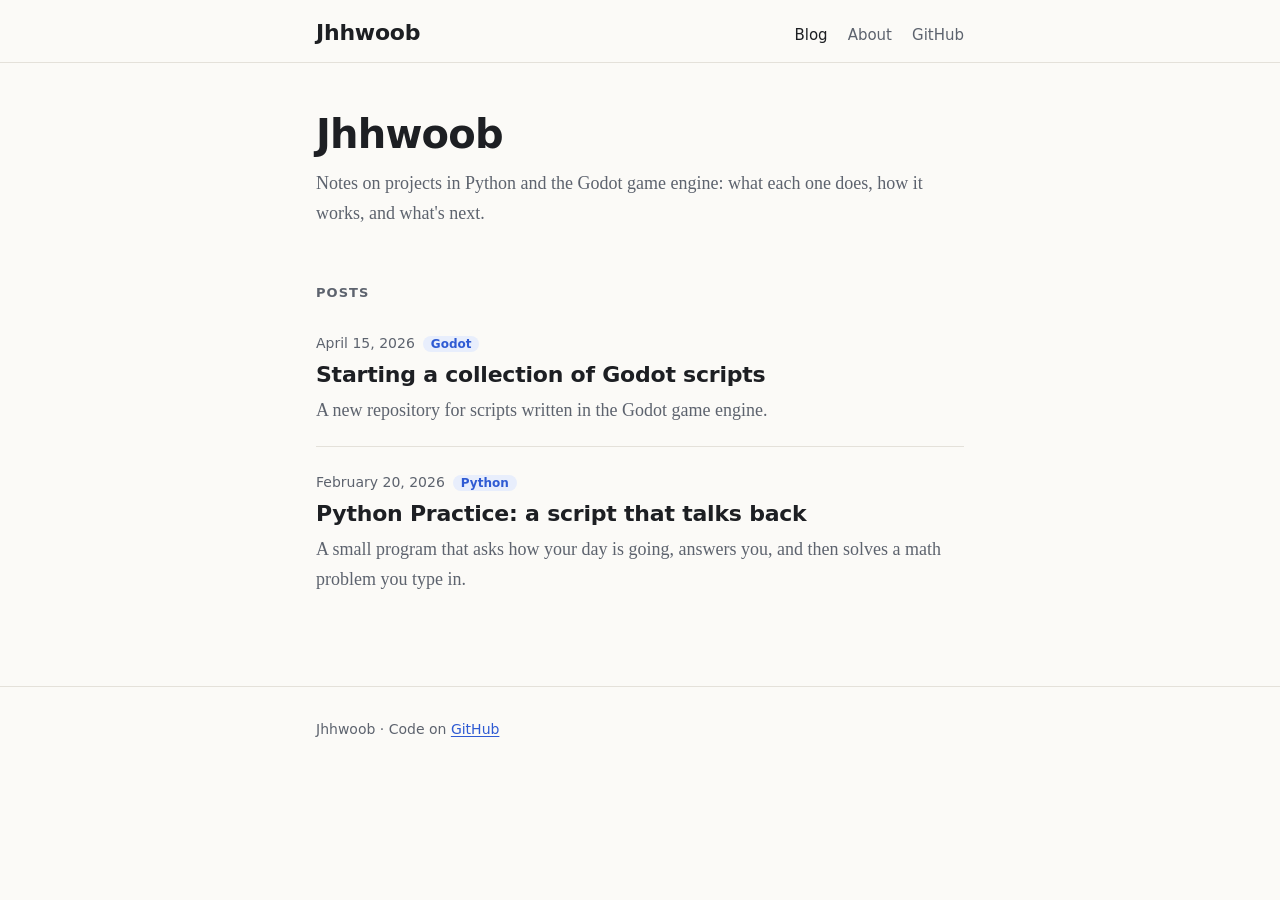
<file: experiment99/index.html>
<!DOCTYPE html>
<html lang="en">
<head>
  <meta charset="utf-8">
  <meta name="viewport" content="width=device-width, initial-scale=1">
  <meta name="color-scheme" content="light dark">
  <meta name="description" content="Notes on Jhhwoob's projects: Python practice, Godot scripts and whatever comes next.">
  <title>Jhhwoob</title>
  <link rel="stylesheet" href="css/style.css">
</head>
<body>
  <a class="skip-link" href="#main">Skip to content</a>

  <header class="site-header">
    <div class="wrap">
      <a class="brand" href="./">Jhhwoob</a>
      <nav aria-label="Primary">
        <ul>
          <li><a href="./" aria-current="page">Blog</a></li>
          <li><a href="about/">About</a></li>
          <li><a href="https://github.com/Jhhwoob">GitHub</a></li>
        </ul>
      </nav>
    </div>
  </header>

  <main id="main" class="wrap">
    <section class="intro">
      <h1>Jhhwoob</h1>
      <p>Notes on projects in Python and the Godot game engine: what each one does, how it works, and what's next.</p>
    </section>

    <h2 class="section-label">Posts</h2>
    <!-- Newest first. To add a post, copy a folder in posts/ and add an entry here (see README.md). -->
    <ul class="post-list">
      <li>
        <span class="meta"><time datetime="2026-04-15">April 15, 2026</time><span class="tag">Godot</span></span>
        <h2><a href="posts/godot-scripts/">Starting a collection of Godot scripts</a></h2>
        <p>A new repository for scripts written in the Godot game engine.</p>
      </li>
      <li>
        <span class="meta"><time datetime="2026-02-20">February 20, 2026</time><span class="tag">Python</span></span>
        <h2><a href="posts/python-practice/">Python Practice: a script that talks back</a></h2>
        <p>A small program that asks how your day is going, answers you, and then solves a math problem you type in.</p>
      </li>
    </ul>
  </main>

  <footer class="site-footer">
    <div class="wrap">
      <p>Jhhwoob &middot; Code on <a href="https://github.com/Jhhwoob">GitHub</a></p>
    </div>
  </footer>
</body>
</html>
</file>
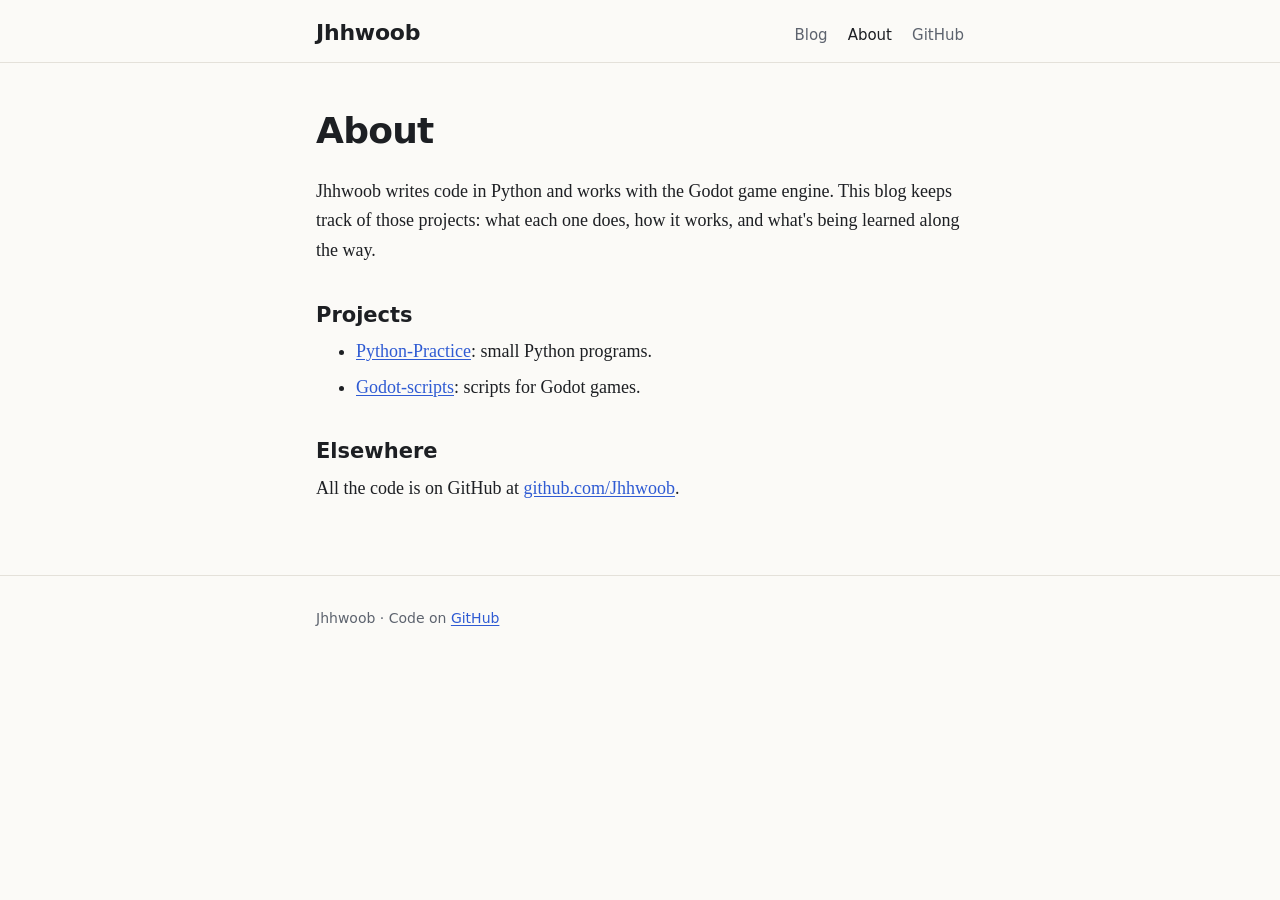
<file: experiment99/about/index.html>
<!DOCTYPE html>
<html lang="en">
<head>
  <meta charset="utf-8">
  <meta name="viewport" content="width=device-width, initial-scale=1">
  <meta name="color-scheme" content="light dark">
  <meta name="description" content="About Jhhwoob and this blog.">
  <title>About · Jhhwoob</title>
  <link rel="stylesheet" href="../css/style.css">
</head>
<body>
  <a class="skip-link" href="#main">Skip to content</a>

  <header class="site-header">
    <div class="wrap">
      <a class="brand" href="../">Jhhwoob</a>
      <nav aria-label="Primary">
        <ul>
          <li><a href="../">Blog</a></li>
          <li><a href="./" aria-current="page">About</a></li>
          <li><a href="https://github.com/Jhhwoob">GitHub</a></li>
        </ul>
      </nav>
    </div>
  </header>

  <main id="main" class="wrap">
    <article class="post">
      <h1>About</h1>
      <!-- Replace or extend this with Jhhwoob's own words. -->
      <p>
        Jhhwoob writes code in Python and works with the Godot game engine. This blog keeps track of those
        projects: what each one does, how it works, and what's being learned along the way.
      </p>

      <h2>Projects</h2>
      <ul>
        <li><a href="https://github.com/Jhhwoob/Python-Practice">Python-Practice</a>: small Python programs.</li>
        <li><a href="https://github.com/Jhhwoob/Godot-scripts">Godot-scripts</a>: scripts for Godot games.</li>
      </ul>

      <h2>Elsewhere</h2>
      <p>All the code is on GitHub at <a href="https://github.com/Jhhwoob">github.com/Jhhwoob</a>.</p>
    </article>
  </main>

  <footer class="site-footer">
    <div class="wrap">
      <p>Jhhwoob &middot; Code on <a href="https://github.com/Jhhwoob">GitHub</a></p>
    </div>
  </footer>
</body>
</html>
</file>
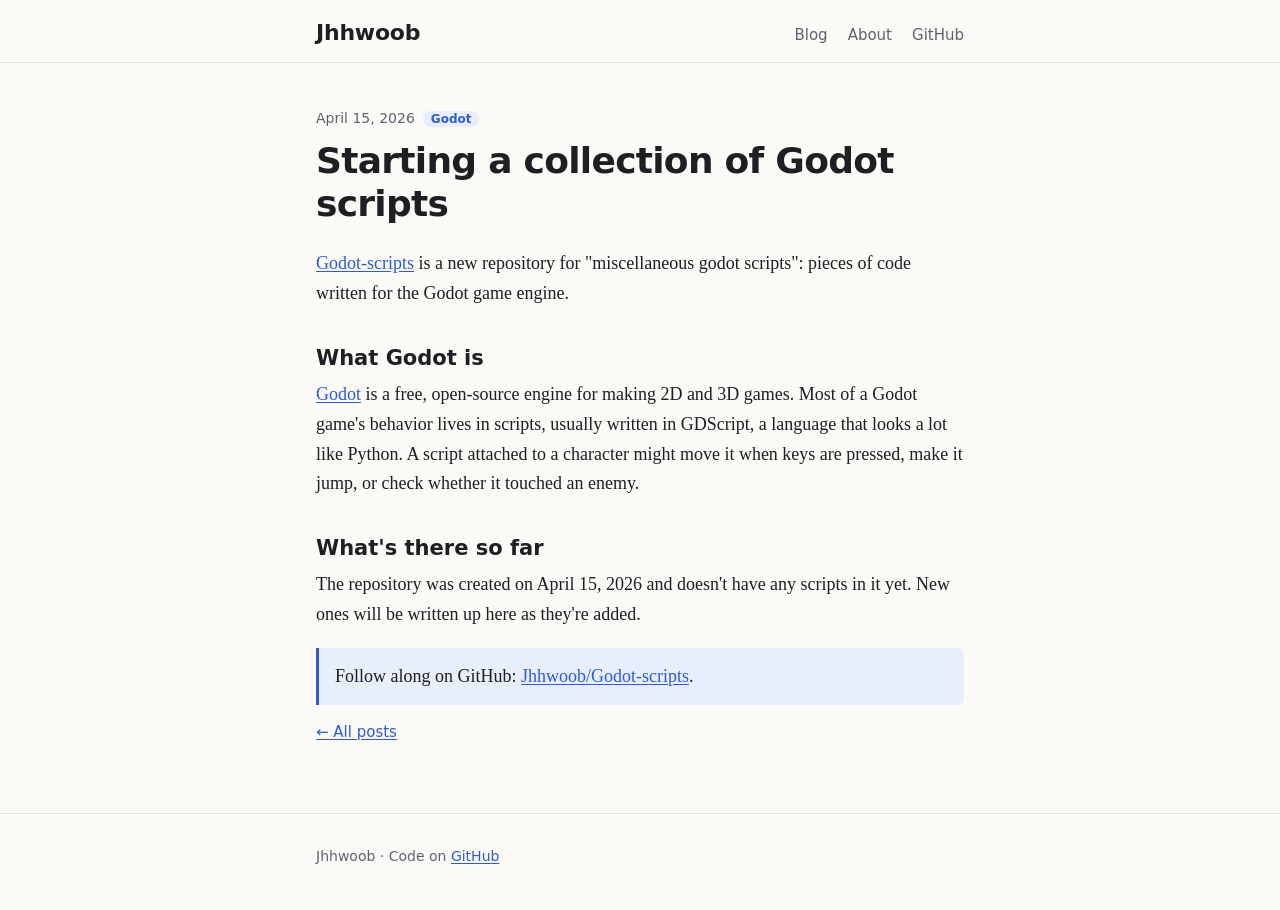
<file: experiment99/posts/godot-scripts/index.html>
<!DOCTYPE html>
<html lang="en">
<head>
  <meta charset="utf-8">
  <meta name="viewport" content="width=device-width, initial-scale=1">
  <meta name="color-scheme" content="light dark">
  <meta name="description" content="A new repository for scripts written in the Godot game engine.">
  <title>Starting a collection of Godot scripts · Jhhwoob</title>
  <link rel="stylesheet" href="../../css/style.css">
</head>
<body>
  <a class="skip-link" href="#main">Skip to content</a>

  <header class="site-header">
    <div class="wrap">
      <a class="brand" href="../../">Jhhwoob</a>
      <nav aria-label="Primary">
        <ul>
          <li><a href="../../">Blog</a></li>
          <li><a href="../../about/">About</a></li>
          <li><a href="https://github.com/Jhhwoob">GitHub</a></li>
        </ul>
      </nav>
    </div>
  </header>

  <main id="main" class="wrap">
    <article class="post">
      <span class="meta"><time datetime="2026-04-15">April 15, 2026</time><span class="tag">Godot</span></span>
      <h1>Starting a collection of Godot scripts</h1>

      <p>
        <a href="https://github.com/Jhhwoob/Godot-scripts">Godot-scripts</a> is a new repository for
        "miscellaneous godot scripts": pieces of code written for the Godot game engine.
      </p>

      <h2>What Godot is</h2>
      <p>
        <a href="https://godotengine.org">Godot</a> is a free, open-source engine for making 2D and 3D games.
        Most of a Godot game's behavior lives in scripts, usually written in GDScript, a language that
        looks a lot like Python. A script attached to a character might move it when keys are pressed,
        make it jump, or check whether it touched an enemy.
      </p>

      <h2>What's there so far</h2>
      <p>
        The repository was created on April 15, 2026 and doesn't have any scripts in it yet. New ones will
        be written up here as they're added.
      </p>

      <p class="callout">
        Follow along on GitHub:
        <a href="https://github.com/Jhhwoob/Godot-scripts">Jhhwoob/Godot-scripts</a>.
      </p>

      <p class="back"><a href="../../">&larr; All posts</a></p>
    </article>
  </main>

  <footer class="site-footer">
    <div class="wrap">
      <p>Jhhwoob &middot; Code on <a href="https://github.com/Jhhwoob">GitHub</a></p>
    </div>
  </footer>
</body>
</html>
</file>
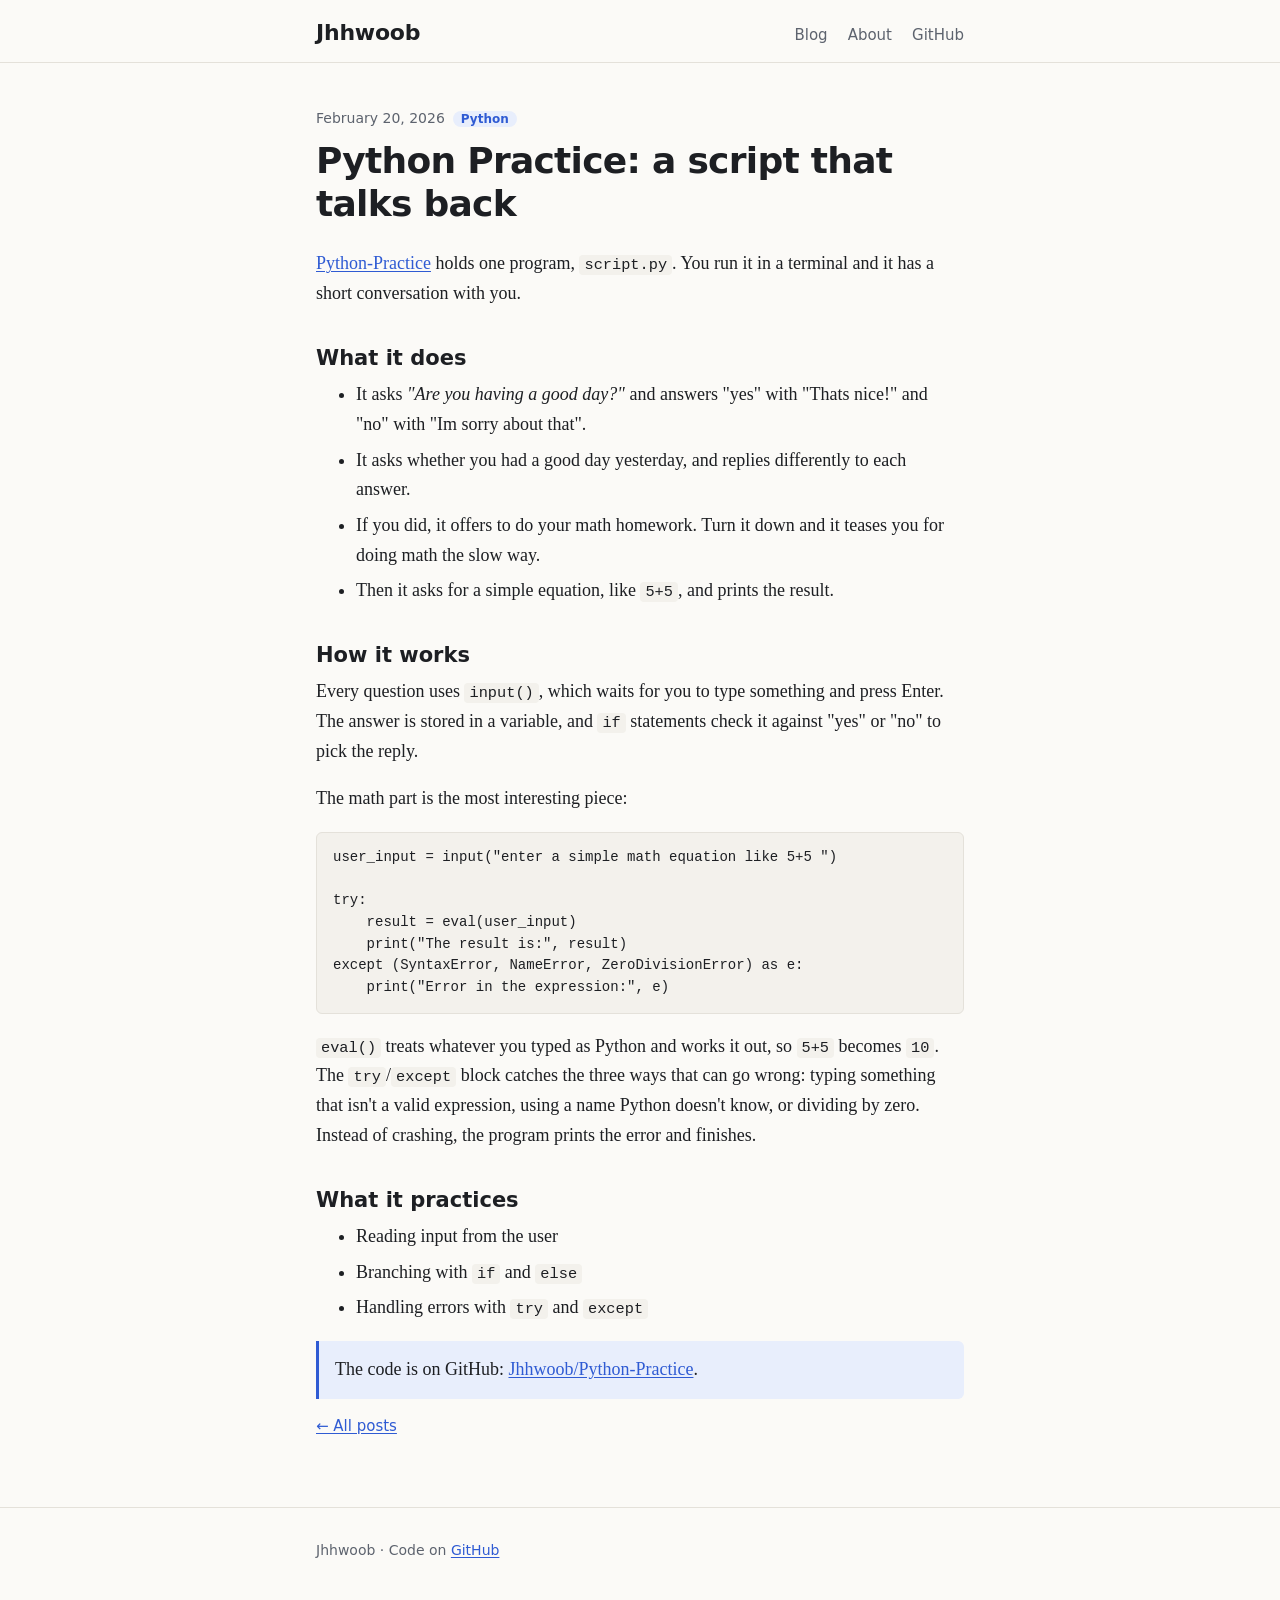
<file: experiment99/posts/python-practice/index.html>
<!DOCTYPE html>
<html lang="en">
<head>
  <meta charset="utf-8">
  <meta name="viewport" content="width=device-width, initial-scale=1">
  <meta name="color-scheme" content="light dark">
  <meta name="description" content="A small Python program that asks how your day is going, answers you, and solves a math problem you type in.">
  <title>Python Practice: a script that talks back · Jhhwoob</title>
  <link rel="stylesheet" href="../../css/style.css">
</head>
<body>
  <a class="skip-link" href="#main">Skip to content</a>

  <header class="site-header">
    <div class="wrap">
      <a class="brand" href="../../">Jhhwoob</a>
      <nav aria-label="Primary">
        <ul>
          <li><a href="../../">Blog</a></li>
          <li><a href="../../about/">About</a></li>
          <li><a href="https://github.com/Jhhwoob">GitHub</a></li>
        </ul>
      </nav>
    </div>
  </header>

  <main id="main" class="wrap">
    <article class="post">
      <span class="meta"><time datetime="2026-02-20">February 20, 2026</time><span class="tag">Python</span></span>
      <h1>Python Practice: a script that talks back</h1>

      <p>
        <a href="https://github.com/Jhhwoob/Python-Practice">Python-Practice</a> holds one program,
        <code>script.py</code>. You run it in a terminal and it has a short conversation with you.
      </p>

      <h2>What it does</h2>
      <ul>
        <li>It asks <em>"Are you having a good day?"</em> and answers "yes" with "Thats nice!" and "no" with "Im sorry about that".</li>
        <li>It asks whether you had a good day yesterday, and replies differently to each answer.</li>
        <li>If you did, it offers to do your math homework. Turn it down and it teases you for doing math the slow way.</li>
        <li>Then it asks for a simple equation, like <code>5+5</code>, and prints the result.</li>
      </ul>

      <h2>How it works</h2>
      <p>
        Every question uses <code>input()</code>, which waits for you to type something and press Enter.
        The answer is stored in a variable, and <code>if</code> statements check it against "yes" or "no" to
        pick the reply.
      </p>
      <p>The math part is the most interesting piece:</p>
<pre><code>user_input = input("enter a simple math equation like 5+5 ")

try:
    result = eval(user_input)
    print("The result is:", result)
except (SyntaxError, NameError, ZeroDivisionError) as e:
    print("Error in the expression:", e)</code></pre>
      <p>
        <code>eval()</code> treats whatever you typed as Python and works it out, so <code>5+5</code> becomes
        <code>10</code>. The <code>try</code>/<code>except</code> block catches the three ways that can go wrong:
        typing something that isn't a valid expression, using a name Python doesn't know, or dividing by zero.
        Instead of crashing, the program prints the error and finishes.
      </p>

      <h2>What it practices</h2>
      <ul>
        <li>Reading input from the user</li>
        <li>Branching with <code>if</code> and <code>else</code></li>
        <li>Handling errors with <code>try</code> and <code>except</code></li>
      </ul>

      <p class="callout">
        The code is on GitHub:
        <a href="https://github.com/Jhhwoob/Python-Practice/blob/main/script.py">Jhhwoob/Python-Practice</a>.
      </p>

      <p class="back"><a href="../../">&larr; All posts</a></p>
    </article>
  </main>

  <footer class="site-footer">
    <div class="wrap">
      <p>Jhhwoob &middot; Code on <a href="https://github.com/Jhhwoob">GitHub</a></p>
    </div>
  </footer>
</body>
</html>
</file>
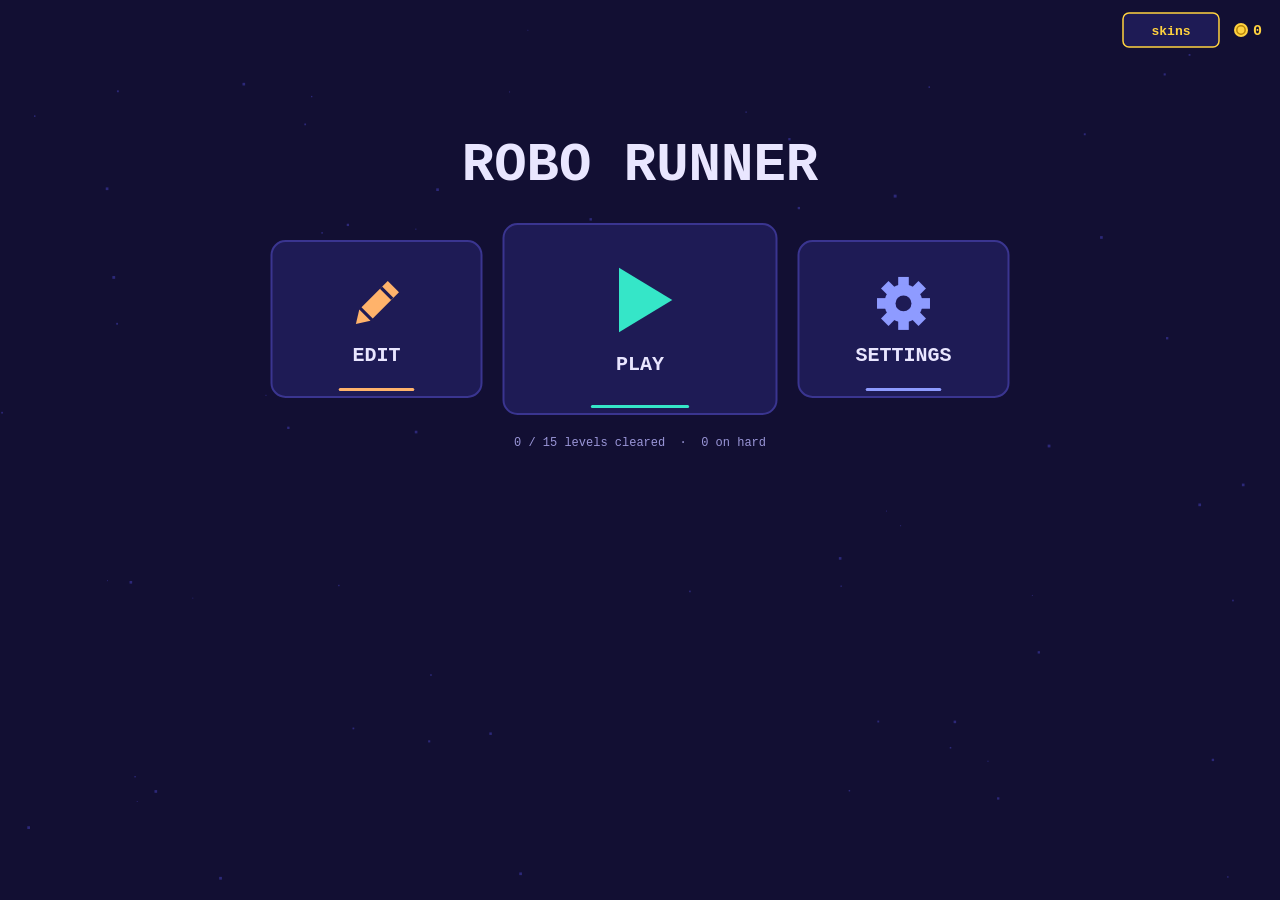
<file: robo-runner-android/app/src/main/assets/index.html>
<!DOCTYPE html>
<html lang="en">
<head>
<meta charset="utf-8">
<meta name="viewport" content="width=device-width, initial-scale=1, viewport-fit=cover, user-scalable=no">
<title>Robo Runner</title>
<style>
  :root { box-sizing: border-box; }
  html, body { height: 100%; margin: 0; background: #120f33; overflow: hidden; }
  canvas { display: block; width: 100%; height: 100%; touch-action: none; -webkit-user-select: none; user-select: none; }
  [hidden] { display: none !important; }
  #ed-ui { position: fixed; top: 0; left: 0; right: 0; z-index: 2; display: flex; flex-wrap: wrap; align-items: center; gap: 4px;
    padding: 6px 8px; background: #0d0b28; border-bottom: 1px solid #3a3590; font: 12px "Courier New", monospace; color: #e9e6ff; }
  #ed-ui .row { display: contents; }
  #ed-ui *, #ed-modal * { box-sizing: border-box; }
  #ed-ui button, #ed-ui input, #ed-ui select, #ed-modal button, #ed-modal textarea {
    font: inherit; color: #e9e6ff; background: #1e1b55; border: 1px solid #3a3590; border-radius: 4px; padding: 3px 7px; height: 30px; }
  #ed-modal textarea { height: auto; }
  #ed-ui button { cursor: pointer; }
  #ed-ui button:hover { border-color: #8e9bff; }
  #ed-ui button.tool { min-width: 32px; padding: 3px 5px; font-weight: bold; }
  #ed-ui button.on { background: #2a2670; border-color: #35e6c8; color: #35e6c8; }
  #ed-ui button.go { border-color: #35e6c8; color: #35e6c8; }
  #ed-ui .sep { width: 1px; height: 22px; background: #3a3590; margin: 0 3px; }
  #ed-name { width: 120px; } #ed-cols { width: 58px; } #ed-load { max-width: 120px; }
  #ed-status { color: #9a96d8; margin-left: 4px; }
  #ed-saved { color: #5f8f86; margin-left: 4px; }
  #ed-modal { position: fixed; inset: 0; z-index: 3; display: flex; align-items: center; justify-content: center; background: rgba(10,8,30,0.85);
    font: 12px "Courier New", monospace; color: #e9e6ff; }
  #ed-modal .box { display: flex; flex-direction: column; gap: 8px; width: min(92vw, 720px); padding: 14px; background: #120f33; border: 1px solid #3a3590; border-radius: 6px; }
  #ed-modal textarea { height: min(55vh, 420px); white-space: pre; resize: vertical; }
  #mu-modal { position: fixed; inset: 0; z-index: 3; display: flex; align-items: center; justify-content: center; background: rgba(10,8,30,0.85); font: 12px/1.5 "Courier New", monospace; color: #c9c5f0; }
  #mu-modal .box { display: flex; flex-direction: column; gap: 10px; width: min(92vw, 520px); padding: 16px; background: #120f33; border: 1px solid #3a3590; border-radius: 6px; }
  #mu-modal b { color: #ffb36b; }
  #mu-modal .row { display: flex; flex-wrap: wrap; gap: 8px; align-items: center; }
  #mu-modal button, #mu-modal input { font: inherit; color: #e9e6ff; background: #1e1b55; border: 1px solid #3a3590; border-radius: 4px; padding: 5px 9px; }
  #mu-modal button { cursor: pointer; } #mu-modal button:hover { border-color: #8e9bff; }
  #mu-modal input { width: 64px; }
  #mu-modal audio { width: 100%; height: 34px; }
  #mu-name { color: #e9e6ff; font-weight: bold; }
  #mu-status { color: #9a96d8; }
  #ed-music.on { color: #ffb36b; border-color: #ffb36b; }
  #pub-modal { position: fixed; inset: 0; z-index: 3; display: flex; align-items: center; justify-content: center; background: rgba(10,8,30,0.85); font: 12px/1.5 "Courier New", monospace; color: #c9c5f0; }
  #pub-modal .box { display: flex; flex-direction: column; gap: 12px; width: min(92vw, 480px); padding: 18px; background: #120f33; border: 1px solid #3a3590; border-radius: 8px; }
  #pub-modal b { color: #8e9bff; font-size: 15px; }
  #pub-modal .row { display: flex; flex-wrap: wrap; gap: 8px; align-items: center; }
  #pub-modal button, #pub-modal input { font: inherit; color: #e9e6ff; background: #1e1b55; border: 1px solid #3a3590; border-radius: 4px; padding: 6px 10px; }
  #pub-modal button { cursor: pointer; } #pub-modal button:hover { border-color: #8e9bff; }
  #pub-modal button.go { color: #120f33; background: #8e9bff; border-color: #8e9bff; font-weight: bold; }
  #pub-modal button:disabled { opacity: 0.5; cursor: default; }
  #pub-modal input { width: 100%; box-sizing: border-box; margin-top: 4px; font-size: 14px; }
  #pub-status { color: #ff8a9e; }
  #ol-search { position: fixed; z-index: 2; height: 34px; box-sizing: border-box; padding: 0 10px; font: 13px "Courier New", monospace; color: #e9e6ff;
    background: #1e1b55; border: 1.5px solid #3a3590; border-radius: 6px; outline: none; }
  #ol-search:focus { border-color: #8e9bff; }
  #ol-search::placeholder { color: #6f6bb0; }
  #ed-modal .row { display: flex; flex-wrap: wrap; gap: 6px; align-items: center; }
  /* editor guide: docked on the right of My Levels, or a pop-up from the editor */
  #guide-wrap { position: fixed; inset: 0; z-index: 4; pointer-events: none; font: 12px/1.5 "Courier New", monospace; color: #e9e6ff; }
  #guide-wrap.modal { pointer-events: auto; background: rgba(10,8,30,0.85); display: flex; align-items: center; justify-content: center; }
  #guide { pointer-events: auto; box-sizing: border-box; overflow-y: auto; background: #17143f; border: 1px solid #3a3590; border-radius: 10px; padding: 14px 16px; }
  #guide-wrap.dock #guide { position: absolute; right: 16px; top: calc(50% + 32px); transform: translateY(-50%); width: min(360px, 36vw); max-height: calc(100% - 96px); }
  #guide-wrap.modal #guide { width: min(560px, 92vw); max-height: 86vh; }
  #guide h2 { margin: 0 0 2px; font-size: 16px; color: #ffb36b; letter-spacing: 1px; }
  #guide h3 { margin: 12px 0 4px; font-size: 12px; color: #9a96d8; text-transform: uppercase; letter-spacing: 1px; }
  #guide p { margin: 0 0 4px; color: #c9c5f0; }
  #guide table { border-collapse: collapse; width: 100%; }
  #guide td { padding: 3px 0; vertical-align: top; color: #c9c5f0; }
  #guide td:first-child { width: 30px; text-align: center; font-weight: bold; color: #e9e6ff; }
  #guide td b { color: #e9e6ff; }
  #guide kbd { font: inherit; font-size: 11px; color: #35e6c8; border: 1px solid #3a3590; border-radius: 3px; padding: 0 3px; }
  #guide .close { float: right; font: inherit; color: #e9e6ff; background: #1e1b55; border: 1px solid #3a3590; border-radius: 4px; padding: 3px 9px; cursor: pointer; }
</style>
</head>
<body>
<canvas id="c"></canvas>
<div id="ed-ui" hidden>
  <div class="row" id="ed-tools"></div>
  <div class="row">
    <span class="sep"></span>
    <input id="ed-name" placeholder="level name" aria-label="Level name">
    <select id="ed-mode" aria-label="Start mode"><option value="flip">start: flip</option><option value="wave">start: wave</option><option value="robot">start: robot</option></select>
    <label>length <input id="ed-cols" type="number" min="30" max="500" aria-label="Level length"></label>
    <span class="sep"></span>
    <button class="go" data-act="test">&#9654; test</button>
    <button class="go" data-act="testHere" title="start the test at the left edge of the view">&#9654; from here</button>
    <button data-act="check" title="search every input timing to see if the level can be beaten">check</button>
    <span class="sep"></span>
    <button data-act="rotL" title="rotate left [Q]: the spike/slope brush, or the selection">&#10226;</button>
    <button data-act="rotR" title="rotate right [E]: the spike/slope brush, or the selection">&#10227;</button>
    <span id="ed-selbtns" class="row" hidden>
      <button data-act="copy" title="copy selection [Ctrl+C]">copy</button>
      <button data-act="paste" title="paste at the cursor [Ctrl+V]">paste</button>
      <button data-act="dup" title="duplicate to the right [Ctrl+D]">dup</button>
      <button data-act="delsel" title="delete selection [Delete]">del</button>
    </span>
    <span class="sep"></span>
    <button data-act="undo" title="undo [Ctrl+Z]">undo</button>
    <button data-act="redo" title="redo [Ctrl+Y or Ctrl+Shift+Z]">redo</button>
    <button data-act="save" title="save [Ctrl+S]">save</button>
    <select id="ed-load" aria-label="Copy a built-in level in"></select>
    <button data-act="json">json</button>
    <button data-act="music" id="ed-music" title="level music (mp3)">&#9835; music</button>
    <button data-act="guide" title="editor guide [H]">guide</button>
    <button data-act="menu" class="go">done</button>
    <span id="ed-saved"></span>
    <span id="ed-status"></span>
  </div>
</div>
<div id="guide-wrap" hidden>
  <div id="guide" role="dialog" aria-label="Editor guide">
    <button class="close" data-guide="close">close</button>
    <h2>EDITOR GUIDE</h2>
    <p>Pick a tool, then click or drag on the grid. Your level saves as you go (unless auto-save is off in Settings).</p>
    <h3>Objects</h3>
    <table>
      <tr><td>&#9632;</td><td><b>Block</b> <kbd>3</kbd> solid ground. Running into its side kills you.</td></tr>
      <tr><td style="color:#ff5470">&#9650;</td><td><b>Spike</b> <kbd>4</kbd> kills on touch. <kbd>Q</kbd>/<kbd>E</kbd> turn it.</td></tr>
      <tr><td>&#9698;</td><td><b>Slope</b> <kbd>5</kbd> a ramp for flip and robot; deadly for the wave. <kbd>Q</kbd>/<kbd>E</kbd> turn it.</td></tr>
      <tr><td style="color:#ffd23f">&#9679;</td><td><b>Yellow orb</b> <kbd>O</kbd> tap while touching it in mid-air for a small jump (flip, robot).</td></tr>
      <tr><td style="color:#4fb8ff">&#9679;</td><td><b>Blue orb</b> <kbd>P</kbd> tap while touching it in mid-air to flip gravity (flip, robot).</td></tr>
      <tr><td>&#9003;</td><td><b>Erase</b> <kbd>6</kbd> removes anything, including a whole portal column.</td></tr>
    </table>
    <h3>Portals (fill a whole column)</h3>
    <table>
      <tr><td style="color:#35e6c8">F</td><td><b>Flip</b> <kbd>7</kbd> tap to flip gravity.</td></tr>
      <tr><td style="color:#ff8ad8">W</td><td><b>Wave</b> <kbd>8</kbd> hold to rise. The row you click is where the wave enters.</td></tr>
      <tr><td style="color:#ffb36b">R</td><td><b>Robot</b> <kbd>9</kbd> tap to hop, hold to jump higher.</td></tr>
      <tr><td style="color:#9dff6b">m</td><td><b>Mini</b> <kbd>[</kbd> / <b style="color:#6bc8ff">norm</b> <kbd>]</kbd> shrink or restore the wave. Ignored by flip and robot.</td></tr>
    </table>
    <h3>Start, checkpoints, goal</h3>
    <p><b>S</b> <kbd>0</kbd> sets the start. <b>&#9873;</b> <kbd>-</kbd> adds a checkpoint; click its column again to remove it. <b>G</b> <kbd>=</kbd> moves the goal.</p>
    <h3>Selecting</h3>
    <p>&#11034; <kbd>2</kbd> click an object or drag a box (<kbd>Shift</kbd> adds). Drag the selection to move it. <kbd>Q</kbd>/<kbd>E</kbd> rotate, <kbd>Del</kbd> deletes, <kbd>Ctrl+C</kbd>/<kbd>V</kbd>/<kbd>D</kbd> copy, paste, duplicate, <kbd>Ctrl+A</kbd> selects all, <kbd>Esc</kbd> clears.</p>
    <h3>Moving around &amp; testing</h3>
    <p>&#9995; <kbd>1</kbd>, right-drag, the scroll wheel or the arrow keys pan the view. <b>test</b> <kbd>T</kbd> plays the level; <b>from here</b> starts at the left of the view; <b>check</b> tells you if the level can be beaten and marks where it can't.</p>
    <p><kbd>Ctrl+Z</kbd> undo, <kbd>Ctrl+Y</kbd> redo, <kbd>Ctrl+S</kbd> save.</p>
    <p>If you die upside down as flip or robot, you come back on the ceiling at the checkpoint.</p>
    <h3>Music</h3>
    <p><b>&#9835; music</b> picks an MP3 for the level. It starts with the level, and after a checkpoint it picks up where the song would be. <b>start at</b> skips the song's intro. The song is kept in this browser; the level JSON only stores its file name.</p>
    <h3>Sharing</h3>
    <p><b>json</b> copies or downloads the level. Use <b>import</b> on My Levels to load one. The format is the same as levels.json, so it also loads in Unity.</p>
  </div>
</div>
<input id="ol-search" type="search" placeholder="search names" maxlength="40" aria-label="Search online levels by name" autocomplete="off" hidden>
<div id="pub-modal" hidden>
  <div class="box">
    <div><b id="pub-title">Publish</b></div>
    <div id="pub-info"></div>
    <label>creator name <input id="pub-creator" maxlength="24" placeholder="your name" aria-label="Creator name"></label>
    <div class="row">
      <button data-pact="go" id="pub-go" class="go">publish</button>
      <button data-pact="close">cancel</button>
      <span id="pub-status"></span>
    </div>
  </div>
</div>
<div id="mu-modal" hidden>
  <div class="box">
    <div><b>Level music</b>. Pick an MP3 (or any audio file your browser plays). It plays from the start of the level, and after a checkpoint it picks up where the song would be at that point.</div>
    <div id="mu-name"></div>
    <audio id="mu-prev" controls preload="metadata"></audio>
    <div class="row">
      <button data-uact="file">upload mp3&hellip;</button>
      <input id="mu-file" type="file" accept=".mp3,audio/mpeg,audio/*" hidden>
      <label>start at <input id="mu-off" type="number" min="0" step="0.1" value="0" aria-label="Music start time in seconds"> s</label>
      <button data-uact="remove">remove</button>
      <button data-uact="close">close</button>
      <span id="mu-status"></span>
    </div>
  </div>
</div>
<div id="ed-modal" hidden>
  <div class="box">
    <div>Level JSON (the levels.json schema, so Unity can load it). Paste a level or a whole levels.json and press load to add it to My levels.</div>
    <textarea id="ed-json" spellcheck="false" aria-label="Level JSON"></textarea>
    <div class="row">
      <button data-mact="load">load</button>
      <button data-mact="copy">copy</button>
      <button data-mact="download">download</button>
      <button data-mact="file">open file&hellip;</button>
      <input id="ed-file" type="file" accept=".json,application/json" hidden>
      <button data-mact="close">close</button>
      <span id="ed-mstatus"></span>
    </div>
  </div>
</div>
<!--
  ============================== UNITY PORT NOTES ==============================
  The file is split into three layers so each maps onto one Unity piece:

  1. LEVEL DATA  (<script id="level-data">)  -> TextAsset / ScriptableObject
     Pure JSON, no code. Each level is a list of build ops (block, spikes, gap,
     zigzag, portal). A compiled tile grid of every level is also exported as
     levels.json (rows as strings, legend ".#^vFWRMN<>abcdyu"), which loads directly with
     JsonUtility and can be painted onto a Tilemap.

  2. SIM  (between SIM-BEGIN / SIM-END)  -> plain C# classes + FixedUpdate
     No DOM, no canvas, no clock. Everything is in TILE units (1 tile = 1 Unity
     unit) and advances only through step(sim, input) at CONFIG.dt.
     Set Time.fixedDeltaTime = CONFIG.dt and call Step() from FixedUpdate.
     Input is {down, pressed}: held state + "pressed since last step" edge.
     Coordinates are y-DOWN (row 0 = top). In Unity (y-up):
        unityY = CONFIG.rows - y        (for a point)
     Collision is axis-aligned boxes vs the tile grid, so it can stay custom
     (deterministic, matches this prototype) instead of using Rigidbody2D.

  3. SHELL  (everything after SIM-END)  -> MonoBehaviours / UI
     The level editor is part of the shell. It edits the tile-row format and
     saves/exports exactly the levels.json level schema.
     Menu, save data, particles, camera, drawing. Only reads sim state and
     reacts to the events returned by step(): 'flip','jump','portal','die','win'.
  ==============================================================================
-->
<script type="application/json" id="level-data">
{"levels":[
{"id":"warm-up","name":"Warm Up","mode":"flip","cols":96,"goal":92,
 "checkpoints":[{"x":2},{"x":36},{"x":64}],
 "ops":[
  {"op":"spikes","x":10,"w":3},
  {"op":"spikes","x":18,"w":3,"ceil":true},
  {"op":"spikes","x":26,"w":3},
  {"op":"spikes","x":30,"w":2,"ceil":true},
  {"op":"block","x":40,"y":1,"w":2,"h":8},
  {"op":"block","x":48,"y":6,"w":2,"h":8},
  {"op":"block","x":52,"y":7,"w":10,"h":1},
  {"op":"spikes","x":54,"w":8},
  {"op":"spikes","x":54,"w":8,"ceil":true},
  {"op":"spikes","x":68,"w":3},
  {"op":"spikes","x":74,"w":3,"ceil":true},
  {"op":"spikes","x":80,"w":2},
  {"op":"spikes","x":84,"w":2,"ceil":true}]},
{"id":"pillars","name":"Pillars","mode":"flip","cols":100,"goal":96,
 "checkpoints":[{"x":2},{"x":49},{"x":64}],
 "ops":[
  {"op":"block","x":14,"y":1,"w":2,"h":8},
  {"op":"block","x":22,"y":6,"w":2,"h":8},
  {"op":"block","x":30,"y":1,"w":2,"h":8},
  {"op":"block","x":38,"y":6,"w":2,"h":8},
  {"op":"block","x":46,"y":1,"w":2,"h":8},
  {"op":"block","x":54,"y":6,"w":2,"h":8},
  {"op":"block","x":62,"y":1,"w":2,"h":8},
  {"op":"block","x":70,"y":6,"w":2,"h":8},
  {"op":"block","x":78,"y":1,"w":2,"h":8},
  {"op":"block","x":86,"y":6,"w":2,"h":8}]},
{"id":"spike-alley","name":"Spike Alley","mode":"flip","cols":92,"goal":88,
 "checkpoints":[{"x":2},{"x":36},{"x":64}],
 "ops":[
  {"op":"spikes","x":12,"w":3},
  {"op":"spikes","x":19,"w":3,"ceil":true},
  {"op":"spikes","x":26,"w":3},
  {"op":"spikes","x":33,"w":3,"ceil":true},
  {"op":"spikes","x":40,"w":3},
  {"op":"spikes","x":47,"w":3,"ceil":true},
  {"op":"spikes","x":54,"w":3},
  {"op":"spikes","x":61,"w":3,"ceil":true},
  {"op":"spikes","x":68,"w":3},
  {"op":"spikes","x":75,"w":3,"ceil":true}]},
{"id":"threading","name":"Threading","mode":"wave","cols":102,"goal":98,
 "checkpoints":[{"x":4,"y":7},{"x":40,"y":7},{"x":70,"y":7}],
 "ops":[
  {"op":"gap","x":14,"w":2,"y":6,"h":4,"bevel":true},
  {"op":"gap","x":24,"w":2,"y":3,"h":4,"bevel":true},
  {"op":"gap","x":34,"w":2,"y":8,"h":4,"bevel":true},
  {"op":"gap","x":44,"w":2,"y":2,"h":4,"bevel":true},
  {"op":"gap","x":54,"w":2,"y":7,"h":4,"bevel":true},
  {"op":"gap","x":64,"w":2,"y":3,"h":4,"bevel":true},
  {"op":"gap","x":74,"w":2,"y":9,"h":4,"bevel":true},
  {"op":"gap","x":84,"w":2,"y":5,"h":4,"bevel":true}]},
{"id":"zig-zag","name":"Zig Zag","mode":"wave","cols":120,"goal":114,
 "checkpoints":[{"x":10,"y":7},{"x":26,"y":7},{"x":58,"y":7},{"x":90,"y":7}],
 "ops":[
  {"op":"zigzag","x":10,"x2":110,"y":7,"open":6,"smooth":true}]},
{"id":"switchback","name":"Switchback","mode":"flip","label":"flip + wave","cols":140,"goal":134,
 "checkpoints":[{"x":2},{"x":30,"y":7},{"x":66},{"x":98,"y":7}],
 "ops":[
  {"op":"spikes","x":10,"w":3},
  {"op":"spikes","x":18,"w":3,"ceil":true},
  {"op":"portal","x":26,"mode":"wave"},
  {"op":"gap","x":34,"w":2,"y":6,"h":4,"bevel":true},
  {"op":"gap","x":44,"w":2,"y":3,"h":4,"bevel":true},
  {"op":"gap","x":54,"w":2,"y":8,"h":4,"bevel":true},
  {"op":"portal","x":62,"mode":"flip"},
  {"op":"block","x":72,"y":1,"w":2,"h":8},
  {"op":"spikes","x":80,"w":3},
  {"op":"block","x":88,"y":6,"w":2,"h":8},
  {"op":"portal","x":94,"mode":"wave"},
  {"op":"gap","x":102,"w":2,"y":5,"h":4,"bevel":true},
  {"op":"gap","x":112,"w":2,"y":9,"h":4,"bevel":true},
  {"op":"portal","x":118,"mode":"flip"},
  {"op":"spikes","x":126,"w":3}]},
{"id":"robot-steps","name":"Robot Steps","mode":"robot","cols":110,"goal":104,
 "checkpoints":[{"x":2},{"x":40},{"x":72}],
 "ops":[
  {"op":"spikes","x":12,"w":1},
  {"op":"spikes","x":20,"w":2},
  {"op":"block","x":28,"y":12,"w":3,"h":2},
  {"op":"spikes","x":36,"w":2},
  {"op":"block","x":46,"y":11,"w":2,"h":3},
  {"op":"spikes","x":54,"w":1},
  {"op":"spikes","x":58,"w":1},
  {"op":"block","x":62,"y":12,"w":6,"h":2},
  {"op":"spikes","x":64,"y":11,"w":1},
  {"op":"block","x":78,"y":11,"w":2,"h":3},
  {"op":"spikes","x":86,"w":3},
  {"op":"block","x":94,"y":12,"w":4,"h":2},
  {"op":"spikes","x":98,"w":3}]},
{"id":"long-jumps","name":"Long Jumps","mode":"robot","cols":112,"goal":106,
 "checkpoints":[{"x":2},{"x":40},{"x":70}],
 "ops":[
  {"op":"spikes","x":12,"w":2},
  {"op":"spikes","x":20,"w":3},
  {"op":"block","x":30,"y":12,"w":2,"h":2},
  {"op":"spikes","x":32,"w":5},
  {"op":"spikes","x":44,"w":3},
  {"op":"spikes","x":52,"w":4},
  {"op":"block","x":60,"y":11,"w":3,"h":3},
  {"op":"spikes","x":63,"w":5},
  {"op":"block","x":76,"y":12,"w":2,"h":2},
  {"op":"spikes","x":78,"w":4},
  {"op":"spikes","x":88,"w":2},
  {"op":"spikes","x":92,"w":3},
  {"op":"spikes","x":99,"w":4}]},
{"id":"low-ceiling","name":"Low Ceiling","mode":"robot","cols":120,"goal":114,
 "checkpoints":[{"x":2},{"x":38},{"x":66},{"x":92}],
 "ops":[
  {"op":"block","x":12,"y":12,"w":4,"h":2},
  {"op":"spikes","x":16,"w":2},
  {"op":"block","x":18,"y":10,"w":4,"h":4},
  {"op":"spikes","x":22,"w":2},
  {"op":"block","x":24,"y":8,"w":3,"h":6},
  {"op":"spikes","x":27,"w":4},
  {"op":"block","x":44,"y":1,"w":16,"h":8},
  {"op":"spikes","x":44,"y":9,"w":16,"ceil":true},
  {"op":"spikes","x":47,"w":1},
  {"op":"spikes","x":51,"w":2},
  {"op":"spikes","x":56,"w":1},
  {"op":"spikes","x":70,"w":3},
  {"op":"block","x":78,"y":11,"w":5,"h":3},
  {"op":"spikes","x":83,"w":3},
  {"op":"block","x":98,"y":1,"w":10,"h":9},
  {"op":"spikes","x":98,"y":10,"w":10,"ceil":true},
  {"op":"spikes","x":101,"w":1},
  {"op":"spikes","x":105,"w":1}]},
{"id":"ceiling-run","name":"Ceiling Run","mode":"flip","cols":110,"goal":104,
 "checkpoints":[{"x":2},{"x":38},{"x":64}],
 "ops":[
  {"op":"spikes","x":10,"w":2},
  {"op":"spikes","x":14,"w":2,"ceil":true},
  {"op":"block","x":20,"y":1,"w":2,"h":9},
  {"op":"spikes","x":26,"w":3},
  {"op":"block","x":32,"y":8,"w":2,"h":6},
  {"op":"block","x":42,"y":1,"w":10,"h":4},
  {"op":"block","x":42,"y":11,"w":10,"h":3},
  {"op":"spikes","x":44,"y":10,"w":2},
  {"op":"spikes","x":49,"y":5,"w":2,"ceil":true},
  {"op":"spikes","x":58,"w":3},
  {"op":"spikes","x":62,"w":3,"ceil":true},
  {"op":"block","x":68,"y":1,"w":2,"h":7},
  {"op":"block","x":74,"y":7,"w":2,"h":7},
  {"op":"spikes","x":80,"w":4},
  {"op":"spikes","x":86,"w":4,"ceil":true},
  {"op":"spikes","x":94,"w":2}]},
{"id":"needle","name":"Needle","mode":"wave","cols":110,"goal":104,
 "checkpoints":[{"x":4,"y":7},{"x":54,"y":7},{"x":76,"y":8}],
 "ops":[
  {"op":"gap","x":14,"w":2,"y":5,"h":3,"bevel":true},
  {"op":"gap","x":22,"w":2,"y":9,"h":3,"bevel":true},
  {"op":"gap","x":30,"w":2,"y":4,"h":3,"bevel":true},
  {"op":"gap","x":36,"w":2,"y":7,"h":3,"bevel":true},
  {"op":"gap","x":42,"w":2,"y":10,"h":3,"bevel":true},
  {"op":"gap","x":50,"w":2,"y":6,"h":3,"bevel":true},
  {"op":"zigzag","x":58,"x2":90,"y":7,"open":4,"smooth":true},
  {"op":"gap","x":96,"w":2,"y":6,"h":3,"bevel":true}]},
{"id":"gauntlet","name":"Gauntlet","mode":"robot","label":"robot + flip + wave","cols":160,"goal":154,
 "checkpoints":[{"x":2},{"x":31},{"x":57,"y":7},{"x":91},{"x":115}],
 "ops":[
  {"op":"spikes","x":10,"w":2},
  {"op":"block","x":18,"y":12,"w":3,"h":2},
  {"op":"spikes","x":21,"w":3},
  {"op":"portal","x":28,"mode":"flip"},
  {"op":"spikes","x":34,"w":3},
  {"op":"spikes","x":40,"w":3,"ceil":true},
  {"op":"block","x":46,"y":1,"w":2,"h":8},
  {"op":"portal","x":54,"mode":"wave","row":7},
  {"op":"gap","x":60,"w":2,"y":4,"h":4},
  {"op":"gap","x":70,"w":2,"y":9,"h":4},
  {"op":"gap","x":80,"w":2,"y":5,"h":4},
  {"op":"portal","x":88,"mode":"robot"},
  {"op":"spikes","x":96,"w":2},
  {"op":"block","x":102,"y":11,"w":3,"h":3},
  {"op":"spikes","x":105,"w":3},
  {"op":"portal","x":112,"mode":"flip"},
  {"op":"spikes","x":118,"w":3,"ceil":true},
  {"op":"spikes","x":124,"w":3},
  {"op":"portal","x":130,"mode":"robot"},
  {"op":"spikes","x":138,"w":3},
  {"op":"block","x":144,"y":12,"w":2,"h":2},
  {"op":"spikes","x":146,"w":3}]},
{"id":"mini-me","name":"Mini Me","mode":"wave","label":"wave + mini","cols":124,"goal":118,
 "checkpoints":[{"x":4,"y":7},{"x":36,"y":7},{"x":76,"y":7}],
 "ops":[
  {"op":"gap","x":14,"w":2,"y":5,"h":4},
  {"op":"gap","x":24,"w":2,"y":8,"h":4},
  {"op":"size","x":32,"mini":true},
  {"op":"gap","x":40,"w":2,"y":2,"h":5},
  {"op":"gap","x":48,"w":2,"y":8,"h":5},
  {"op":"gap","x":56,"w":2,"y":2,"h":5},
  {"op":"gap","x":64,"w":2,"y":8,"h":5},
  {"op":"size","x":72,"mini":false},
  {"op":"gap","x":82,"w":2,"y":7,"h":4},
  {"op":"gap","x":92,"w":2,"y":3,"h":4},
  {"op":"size","x":98,"mini":true},
  {"op":"gap","x":104,"w":2,"y":8,"h":5},
  {"op":"gap","x":111,"w":2,"y":2,"h":5}]},
{"id":"size-shift","name":"Size Shift","mode":"flip","label":"flip + wave + mini","cols":150,"goal":144,
 "checkpoints":[{"x":2},{"x":30,"y":7},{"x":72,"y":7},{"x":108}],
 "ops":[
  {"op":"spikes","x":10,"w":3},
  {"op":"spikes","x":18,"w":3,"ceil":true},
  {"op":"portal","x":26,"mode":"wave","row":7},
  {"op":"gap","x":34,"w":2,"y":4,"h":4},
  {"op":"size","x":40,"mini":true},
  {"op":"gap","x":47,"w":2,"y":8,"h":5},
  {"op":"gap","x":55,"w":2,"y":2,"h":5},
  {"op":"gap","x":63,"w":2,"y":8,"h":5},
  {"op":"size","x":70,"mini":false},
  {"op":"gap","x":78,"w":2,"y":6,"h":4},
  {"op":"size","x":84,"mini":true},
  {"op":"gap","x":90,"w":2,"y":2,"h":5},
  {"op":"gap","x":97,"w":2,"y":8,"h":5},
  {"op":"size","x":102,"mini":false},
  {"op":"portal","x":106,"mode":"flip"},
  {"op":"spikes","x":114,"w":3},
  {"op":"spikes","x":120,"w":3,"ceil":true},
  {"op":"spikes","x":128,"w":2},
  {"op":"spikes","x":134,"w":2,"ceil":true}]},
{"id":"orb-hopper","name":"Orb Hopper","mode":"robot","label":"robot + flip + orbs","cols":160,"goal":154,
 "checkpoints":[{"x":2},{"x":50},{"x":100},{"x":124}],
 "ops":[
  {"op":"spikes","x":10,"w":2},
  {"op":"spikes","x":18,"w":7},
  {"op":"tile","x":21,"y":10,"t":"y"},
  {"op":"spikes","x":34,"w":10},
  {"op":"tile","x":37,"y":10,"t":"y"},
  {"op":"tile","x":41,"y":10,"t":"y"},
  {"op":"spikes","x":56,"w":20},
  {"op":"tile","x":59,"y":10,"t":"u"},
  {"op":"spikes","x":80,"w":16,"ceil":true},
  {"op":"tile","x":78,"y":4,"t":"u"},
  {"op":"portal","x":104,"mode":"flip"},
  {"op":"spikes","x":110,"w":10},
  {"op":"spikes","x":116,"w":20,"ceil":true},
  {"op":"tile","x":117,"y":8,"t":"y"},
  {"op":"spikes","x":132,"w":14},
  {"op":"tile","x":133,"y":6,"t":"y"}]}
]}
</script>
<script>
// ===== SIM-BEGIN =====
// Pure simulation. No DOM, canvas or wall clock. Units are tiles; y points down.
const CONFIG = {
  rows: 15,                 // grid height incl. solid floor (row 14) and ceiling (row 0)
  dt: 1 / 60,               // fixed step (Unity: Time.fixedDeltaTime)
  inputBuffer: 0.12,        // a press stays valid this long (s)
  respawnFreeze: 0.5,       // shell: pause after (re)spawn (s)
  deathDelay: 0.55,         // shell: pause after death (s)
  spike: { inset: 3 / 16, w: 10 / 16, h: 0.5 },   // spike hitbox inside its tile
  modes: {
    flip:  { speed: 5.125, gravity: 62.5, maxFall: 21.25, coyote: 0.08, w: 0.625, h: 0.875 },
    wave:  { speed: 5.625, w: 0.375, h: 0.375, climb: 1,      // climb = vertical tiles per horizontal tile
             mini: { w: 0.25, h: 0.25, climb: 2 } },          // mini wave: smaller and twice as steep
    robot: { speed: 5.125, gravity: 30, maxFall: 18, coyote: 0.08, w: 0.625, h: 0.875,
             jumpVel: 7.5,      // upward speed while boosting (lower = flatter launch angle)
             boostTime: 0.38,   // max time the jump can be held
             minBoost: 0.06 },  // a tap still boosts this long
  },
  // orbs: press while touching one in mid-air (once per attempt). Never affect the wave.
  orbs: { yellowHeight: 1.75,   // yellow: jump this many tiles (flip and robot)
          blueKick: 3 },        // blue (robot only): flips gravity, then this speed toward the new "down"
};
const TILE = { EMPTY: 0, SOLID: 1, SPIKE_UP: 2, SPIKE_DOWN: 3, PORTAL_FLIP: 4, PORTAL_WAVE: 5, PORTAL_ROBOT: 6,
               PORTAL_MINI: 7, PORTAL_NORMAL: 8,          // size portals only affect the wave
               SPIKE_LEFT: 9, SPIKE_RIGHT: 10,            // spikes pointing left / right
               SLOPE_BR: 11, SLOPE_BL: 12, SLOPE_TL: 13, SLOPE_TR: 14,   // 45deg slopes, named by their solid corner
               ORB_YELLOW: 15, ORB_BLUE: 16 };
const TILE_CHARS = '.#^vFWRMN<>abcdyu';   // char per TILE value, used for the exported grids
// 90deg clockwise rotation (the editor's E key); spikes: up > right > down > left, slopes: BR > BL > TL > TR
const ROT_CW = { 2: 10, 10: 3, 3: 9, 9: 2, 11: 12, 12: 13, 13: 14, 14: 11 };
const ROT_CCW = Object.fromEntries(Object.entries(ROT_CW).map(([a, b]) => [b, +a]));
const isSpikeTile = t => t === 2 || t === 3 || t === 9 || t === 10;
const isSlopeTile = t => t >= 11 && t <= 14;
const isPortalTile = t => t >= 4 && t <= 8;
const isOrbTile = t => t === 15 || t === 16;
const PORTAL_TILE = { flip: 4, wave: 5, robot: 6 };
const TILE_PORTAL = { 4: 'flip', 5: 'wave', 6: 'robot' };
const EPS = 1e-3, SNAP = 1e-4, FLOOR_GAP = 1 / 16;

function compileLevel(def) {
  const R = CONFIG.rows, N = def.cols, F = R - 2;   // F = lowest playable row
  const grid = Array.from({ length: R }, (_, r) => new Array(N).fill(r === 0 || r === R - 1 ? TILE.SOLID : TILE.EMPTY));
  const set = (c, r, t) => { if (r >= 0 && r < R && c >= 0 && c < N) grid[r][c] = t; };
  const portals = [];
  if (def.tiles) {   // tile-row format (editor + levels.json): one char per tile, see TILE_CHARS
    for (let r = 0; r < R; r++) for (let c = 0; c < N; c++) {
      const t = TILE_CHARS.indexOf((def.tiles[r] || '')[c]); grid[r][c] = t < 0 ? TILE.EMPTY : t;
    }
    if (def.portals) def.portals.forEach(q => portals.push({ x: q.x, mode: q.mode, row: q.row !== undefined ? q.row : 7 }));
    else for (let c = 0; c < N; c++) for (let r = 1; r < R - 1; r++) {
      const m = TILE_PORTAL[grid[r][c]]; if (m) { portals.push({ x: c, mode: m, row: 7 }); break; }
    }
  }
  for (const o of def.ops || []) {
    switch (o.op) {
      case 'block':
        for (let r = o.y; r < o.y + o.h; r++) for (let c = o.x; c < o.x + o.w; c++) set(c, r, TILE.SOLID);
        break;
      case 'spikes': {
        const r = o.y !== undefined ? o.y : (o.ceil ? 1 : F);
        for (let c = o.x; c < o.x + o.w; c++) set(c, r, o.ceil ? TILE.SPIKE_DOWN : TILE.SPIKE_UP);
        break;
      }
      case 'gap':   // wall column(s) with an opening of h rows starting at y; bevel:true slopes the opening's corners
        for (let c = o.x; c < o.x + o.w; c++) for (let r = 1; r <= F; r++) if (r < o.y || r >= o.y + o.h) set(c, r, TILE.SOLID);
        if (o.bevel && o.w >= 2) {
          const xr = o.x + o.w - 1, inRows = r => r >= 1 && r <= F;
          if (inRows(o.y - 1)) { set(o.x, o.y - 1, TILE.SLOPE_TR); set(xr, o.y - 1, TILE.SLOPE_TL); }
          if (inRows(o.y + o.h)) { set(o.x, o.y + o.h, TILE.SLOPE_BR); set(xr, o.y + o.h, TILE.SLOPE_BL); }
        }
        break;
      case 'zigzag': { // diagonal corridor, period 16 columns, centred on row y
        const open = o.open || 6, mid = o.y !== undefined ? o.y : 7, top = Math.floor(open / 2);
        for (let c = o.x; c <= o.x2; c++) {
          const u = (c - o.x) % 16, k = mid + (u < 4 ? u : u < 12 ? 8 - u : u - 16);
          for (let r = 1; r <= F; r++) if (r < k - top || r >= k - top + open) set(c, r, TILE.SOLID);
        }
        if (o.smooth) {   // replace the stair steps with 45deg slopes
          const kAt = c => { const u = (c - o.x) % 16; return mid + (u < 4 ? u : u < 12 ? 8 - u : u - 16); };
          const put = (c, r, t) => { if (r >= 1 && r <= F && grid[r][c] === TILE.SOLID) set(c, r, t); };
          for (let c = o.x; c < o.x2; c++) {
            const k = kAt(c), k2 = kAt(c + 1);
            if (k2 === k + 1) { put(c + 1, k - top, TILE.SLOPE_TR); put(c, k - top + open, TILE.SLOPE_BL); }
            else if (k2 === k - 1) { put(c, k - top - 1, TILE.SLOPE_TL); put(c + 1, k - 1 - top + open, TILE.SLOPE_BR); }
          }
          // a slope whose vertical side faces open air is a stray triangle at a peak: remove it
          const side = { [TILE.SLOPE_BR]: 1, [TILE.SLOPE_TR]: 1, [TILE.SLOPE_BL]: -1, [TILE.SLOPE_TL]: -1 };
          for (let c = o.x; c <= o.x2; c++) for (let r = 1; r <= F; r++) {
            const d = side[grid[r][c]];
            if (d && grid[r][c + d] !== TILE.SOLID) set(c, r, TILE.EMPTY);
          }
        }
        break;
      }
      case 'tile': {   // any tile by its char, e.g. slopes: { op:'tile', x, y, w, h, t:'a' }
        const t = TILE_CHARS.indexOf(o.t);
        for (let r = o.y; r < o.y + (o.h || 1); r++) for (let c = o.x; c < o.x + (o.w || 1); c++) set(c, r, t);
        break;
      }
      case 'size':   // size portal column: { op:'size', x, mini:true|false }
        for (let r = 1; r <= F; r++) if (grid[r][o.x] === TILE.EMPTY) grid[r][o.x] = o.mini ? TILE.PORTAL_MINI : TILE.PORTAL_NORMAL;
        break;
      case 'portal':
        for (let r = 1; r <= F; r++) if (grid[r][o.x] === TILE.EMPTY) grid[r][o.x] = PORTAL_TILE[o.mode];
        portals.push({ x: o.x, mode: o.mode, row: o.row !== undefined ? o.row : 7 });
        break;
      default: throw new Error('unknown op ' + o.op);
    }
  }
  portals.sort((a, b) => a.x - b.x);
  const modeAt = x => { let m = def.mode; for (const q of portals) if (q.x < x) m = q.mode; return m; };
  // size portals are read straight from the grid (no extra JSON needed)
  const sizePortals = [];
  for (let c = 0; c < N; c++) for (let r = 1; r <= F; r++) {
    const t = grid[r][c];
    if (t === TILE.PORTAL_MINI || t === TILE.PORTAL_NORMAL) { sizePortals.push({ x: c, mini: t === TILE.PORTAL_MINI }); break; }
  }
  // is the wave mini at x? (size resets whenever the mode changes)
  const events = [...portals.map(q => ({ x: q.x, mode: q.mode })), ...sizePortals].sort((a, b) => a.x - b.x);
  const miniAt = x => {
    let m = def.mode, mini = false;
    for (const e of events) { if (e.x >= x) break; if (e.mode) { if (e.mode !== m) mini = false; m = e.mode; } else if (m === 'wave') mini = e.mini; }
    return m === 'wave' && mini;
  };
  return {
    id: def.id, name: def.name, cols: N, rows: R, grid, goal: def.goal, startMode: def.mode, portals, modeAt, sizePortals, miniAt,
    checkpoints: def.checkpoints.map(c => ({ x: c.x, y: c.y !== undefined ? c.y : 7 })),
    zone: Array.from({ length: N }, (_, c) => modeAt(c + 0.5)),
  };
}

function isSolid(L, c, r) { return c < 0 || c >= L.cols || r < 0 || r >= L.rows || L.grid[r][c] === TILE.SOLID; }
function hitsSolid(L, x, y, w, h) {
  for (let r = Math.floor(y); r <= Math.floor(y + h - EPS); r++)
    for (let c = Math.floor(x); c <= Math.floor(x + w - EPS); c++) if (isSolid(L, c, r)) return true;
  return false;
}
// spike hitbox: the base half of the tile, inset from the sides, rotated with the spike
function spikeBox(t, c, r) {
  const S = CONFIG.spike;
  if (t === TILE.SPIKE_UP)    return [c + S.inset, r + 1 - S.h, S.w, S.h];
  if (t === TILE.SPIKE_DOWN)  return [c + S.inset, r, S.w, S.h];
  if (t === TILE.SPIKE_RIGHT) return [c, r + S.inset, S.h, S.w];
  return [c + 1 - S.h, r + S.inset, S.h, S.w];   // SPIKE_LEFT
}
function hitsSpike(L, x, y, w, h) {
  for (let r = Math.floor(y); r <= Math.floor(y + h); r++)
    for (let c = Math.floor(x); c <= Math.floor(x + w); c++) {
      const t = L.grid[r] && L.grid[r][c];
      if (!isSpikeTile(t)) continue;
      const [sx, sy, sw, sh] = spikeBox(t, c, r);
      if (x < sx + sw && x + w > sx && y < sy + sh && y + h > sy) return true;
    }
  return false;
}
// How far the box is inside slope triangles: up = push needed upward out of floor slopes (BR, BL),
// down = push needed downward out of ceiling slopes (TL, TR). Both 0 means no contact.
function slopePen(L, x, y, w, h) {
  let up = 0, down = 0;
  for (let r = Math.floor(y); r <= Math.floor(y + h - EPS); r++)
    for (let c = Math.floor(x); c <= Math.floor(x + w - EPS); c++) {
      const t = L.grid[r] && L.grid[r][c];
      if (!isSlopeTile(t)) continue;
      const xl = Math.max(x, c) - c, xr = Math.min(x + w, c + 1) - c;   // overlap, local 0..1
      if (xr <= xl) continue;
      if (t === TILE.SLOPE_BR)      up = Math.max(up, y + h - (r + 1 - xr));     // surface rises to the right
      else if (t === TILE.SLOPE_BL) up = Math.max(up, y + h - (r + xl));         // surface falls to the right
      else if (t === TILE.SLOPE_TL) down = Math.max(down, r + 1 - xl - y);       // underside falls to the right
      else                          down = Math.max(down, r + xr - y);           // SLOPE_TR
    }
  return { up, down };
}

function createSim(L, opts = {}) {
  const S = { L, hard: !!opts.hard, cp: opts.cp || 0, time: 0, deaths: 0, status: 'play', mode: L.startMode,
    p: { x: 0, y: 0, w: 1, h: 1, vy: 0, g: 1, ground: false, px: 0, py: 0 },
    buffer: 0, coyote: 0, boost: 0, boostEl: 0, mini: false, used: ';' };   // used = orbs used this attempt, ";c,r;c,r;"
  respawn(S, opts.ceil);
  return S;
}
function applySize(S, m) { const C = CONFIG.modes[m], z = m === 'wave' && S.mini ? C.mini : C; S.p.w = z.w; S.p.h = z.h; }
function setMini(S, on) {   // keep the centre where it is
  const p = S.p, cx = p.x + p.w / 2, cy = p.y + p.h / 2;
  S.mini = on; applySize(S, S.mode);
  p.x = cx - p.w / 2; p.y = cy - p.h / 2; p.px = p.x; p.py = p.y;
}
// ceil: the player died upside down (flip/robot), so come back on the ceiling with gravity flipped
function respawn(S, ceil) {
  const L = S.L, p = S.p, c = L.checkpoints[S.cp];
  S.mode = L.modeAt(c.x); S.mini = L.miniAt(c.x); applySize(S, S.mode);
  p.x = c.x;
  p.y = S.mode === 'wave' ? c.y + 0.5 - p.h / 2 : L.rows - 1 - p.h - FLOOR_GAP;
  p.g = 1;
  if (ceil && S.mode !== 'wave') { const y = ceilingSpawnY(L, p); if (y !== null) { p.y = y; p.g = -1; } }
  p.vy = 0; p.ground = false; p.px = p.x; p.py = p.y;
  S.buffer = S.coyote = S.boost = S.boostEl = 0; S.used = ';'; S.status = 'play';
}
// y for standing on the underside of the first solid above the floor spawn, or null if that spot is unsafe
function ceilingSpawnY(L, p) {
  const c0 = Math.floor(p.x), c1 = Math.floor(p.x + p.w - EPS);
  for (let r = Math.floor(p.y); r >= 0; r--) {
    let hit = false;
    for (let c = c0; c <= c1; c++) { const t = L.grid[r][c]; if (t === TILE.SOLID || isSlopeTile(t)) hit = true; }
    if (!hit) continue;
    const y = r + 1 + FLOOR_GAP, sp = slopePen(L, p.x, y, p.w, p.h);
    if (hitsSolid(L, p.x, y, p.w, p.h) || hitsSpike(L, p.x, y, p.w, p.h) || sp.up > 0 || sp.down > 0) return null;
    return y;
  }
  return null;
}
function setMode(S, m, row) {
  const p = S.p, L = S.L, cx = p.x + p.w / 2, cy = m === 'wave' ? row + 0.5 : p.y + p.h / 2;
  S.mode = m; S.mini = false; applySize(S, m);
  p.g = 1; p.vy = 0; p.ground = false; S.coyote = S.buffer = S.boost = S.boostEl = 0;
  p.x = cx - p.w / 2;
  p.y = Math.max(1 + FLOOR_GAP, Math.min(L.rows - 1 - p.h - FLOOR_GAP, cy - p.h / 2));
  p.px = p.x; p.py = p.y;
}
// first unused orb the player is touching that works in the current mode
function orbAt(L, S) {
  const p = S.p;
  for (let r = Math.floor(p.y); r <= Math.floor(p.y + p.h - EPS); r++)
    for (let c = Math.floor(p.x); c <= Math.floor(p.x + p.w - EPS); c++) {
      const t = L.grid[r] && L.grid[r][c];
      if (!isOrbTile(t)) continue;   // both orbs work in flip and robot; the wave never checks orbs
      if (!S.used.includes(';' + c + ',' + r + ';')) return { c, r, t };
    }
  return null;
}
function die(S, ev) { S.status = 'dead'; S.deaths++; ev.push('die'); return ev; }

// Advance one fixed step. input = { down: bool held, pressed: bool pressed since last step }.
// Returns a list of events for the presentation layer.
function step(S, input) {
  const L = S.L, p = S.p, dt = CONFIG.dt, ev = [];
  if (S.status !== 'play') return ev;
  p.px = p.x; p.py = p.y; S.time += dt;
  if (input.pressed) S.buffer = CONFIG.inputBuffer;

  // portals: the player's centre entering a portal column switches mode
  const pr = Math.floor(p.y + p.h / 2), pc = Math.floor(p.x + p.w / 2);
  const pm = TILE_PORTAL[L.grid[pr] && L.grid[pr][pc]];
  if (pm && pm !== S.mode) { const q = L.portals.find(q => q.x === pc); setMode(S, pm, q ? q.row : 7); ev.push('portal'); }
  // size portals: only the wave reacts to them
  const st = L.grid[Math.floor(p.y + p.h / 2)] && L.grid[Math.floor(p.y + p.h / 2)][Math.floor(p.x + p.w / 2)];
  if (S.mode === 'wave' && (st === TILE.PORTAL_MINI || st === TILE.PORTAL_NORMAL) && S.mini !== (st === TILE.PORTAL_MINI)) {
    setMini(S, st === TILE.PORTAL_MINI); ev.push(S.mini ? 'shrink' : 'grow');
  }

  if (S.mode === 'wave') {
    const C = CONFIG.modes.wave;
    p.x += C.speed * dt;
    p.vy = (input.down ? -1 : 1) * C.speed * (S.mini ? C.mini.climb : C.climb);
    p.y += p.vy * dt;
    const sp = slopePen(L, p.x, p.y, p.w, p.h);
    if (hitsSolid(L, p.x, p.y, p.w, p.h) || hitsSpike(L, p.x, p.y, p.w, p.h) || sp.up > EPS || sp.down > EPS) return die(S, ev);
  } else {
    const C = CONFIG.modes[S.mode];
    S.buffer = Math.max(0, S.buffer - dt);
    S.coyote = p.ground ? C.coyote : Math.max(0, S.coyote - dt);
    if (S.mode === 'flip') {
      if (S.buffer > 0 && S.coyote > 0) { p.g *= -1; p.vy = 0; S.buffer = S.coyote = 0; p.ground = false; ev.push('flip'); }
    } else if ((S.buffer > 0 || input.down) && S.coyote > 0 && S.boost <= 0) {
      // robot: jump on press, or automatically on landing while held
      S.boost = C.boostTime; S.boostEl = 0; S.buffer = S.coyote = 0; p.ground = false; ev.push('jump');
    }
    // orbs: a (buffered) press while touching one in mid-air
    if (S.buffer > 0 && !p.ground) {
      const o = orbAt(L, S);
      if (o) {
        if (o.t === TILE.ORB_YELLOW) p.vy = -Math.sqrt(2 * C.gravity * CONFIG.orbs.yellowHeight) * p.g;
        else { p.g *= -1; p.vy = CONFIG.orbs.blueKick * p.g; }
        S.boost = 0; S.buffer = 0; S.used += o.c + ',' + o.r + ';'; ev.push(o.t === TILE.ORB_YELLOW ? 'orb' : 'orbBlue');
      }
    }

    const wasGround = p.ground;
    p.x += C.speed * dt;
    // running into a slope: ride up its surface, but its vertical side is a wall
    const climb = C.speed * dt + 0.05;
    let sp = slopePen(L, p.x, p.y, p.w, p.h);
    if (sp.up > 0) { if (sp.up > climb) return die(S, ev); p.y -= sp.up + SNAP; }
    sp = slopePen(L, p.x, p.y, p.w, p.h);
    if (sp.down > 0) { if (sp.down > climb) return die(S, ev); p.y += sp.down + SNAP; }
    if (hitsSolid(L, p.x, p.y, p.w, p.h)) return die(S, ev);   // hitting a wall from the side kills

    let boosting = false;
    if (S.boost > 0) {
      if (input.down || S.boostEl < C.minBoost) {
        boosting = true; S.boost -= dt; S.boostEl += dt; p.vy = -C.jumpVel * p.g;
      } else S.boost = 0;   // released: the jump can't be resumed
    }
    if (!boosting) p.vy = Math.max(-C.maxFall, Math.min(C.maxFall, p.vy + C.gravity * p.g * dt));
    p.y += p.vy * dt; p.ground = false;
    if (hitsSolid(L, p.x, p.y, p.w, p.h)) {
      if (p.vy > 0) { p.y = Math.floor(p.y + p.h) - p.h - SNAP; if (p.g > 0) p.ground = true; }
      else          { p.y = Math.floor(p.y) + 1 + SNAP;          if (p.g < 0) p.ground = true; }
      p.vy = 0; S.boost = 0;
    }
    sp = slopePen(L, p.x, p.y, p.w, p.h);
    if (sp.up > 0) {     // floor slope: land on its surface, or bump its flat underside
      if (p.vy >= 0) { p.y -= sp.up + SNAP; if (p.g > 0) p.ground = true; }
      else { p.y = Math.floor(p.y) + 1 + SNAP; if (p.g < 0) p.ground = true; }
      p.vy = 0; S.boost = 0;
    }
    sp = slopePen(L, p.x, p.y, p.w, p.h);
    if (sp.down > 0) {   // ceiling slope: mirror image
      if (p.vy <= 0) { p.y += sp.down + SNAP; if (p.g < 0) p.ground = true; }
      else { p.y = Math.floor(p.y + p.h) - p.h - SNAP; if (p.g > 0) p.ground = true; }
      p.vy = 0; S.boost = 0;
    }
    // follow a slope downhill instead of hopping off it every step
    if (wasGround && !p.ground && p.vy * p.g >= 0) {
      if (p.g > 0) { const q = slopePen(L, p.x, p.y + climb, p.w, p.h); if (q.up > 0 && q.up <= climb) { p.y += climb - q.up - SNAP; p.ground = true; p.vy = 0; } }
      else { const q = slopePen(L, p.x, p.y - climb, p.w, p.h); if (q.down > 0 && q.down <= climb) { p.y -= climb - q.down - SNAP; p.ground = true; p.vy = 0; } }
    }
    if (hitsSolid(L, p.x, p.y, p.w, p.h)) return die(S, ev);
    if (hitsSpike(L, p.x, p.y, p.w, p.h)) return die(S, ev);
  }

  if (!S.hard) L.checkpoints.forEach((c, i) => { if (p.x > c.x && i > S.cp) S.cp = i; });
  if (p.x > L.goal) { S.status = 'win'; ev.push('win'); }
  return ev;
}
// ===== SIM-END =====

// ============================== SHELL ==============================
// ---- online levels: paste your Firebase web app config here (Firebase console > Project settings > Your apps) ----
// e.g. { apiKey: "AIza...", authDomain: "my-game.firebaseapp.com", projectId: "my-game", storageBucket: "my-game.appspot.com",
//        messagingSenderId: "1234", appId: "1:1234:web:abcd" }.  Leave it null to play offline only.
const FIREBASE_CONFIG = {
  apiKey: "AIzaSyDzF_UM_TtIjMrtyD9zrB3sLujNlySQNok",
  authDomain: "robo-runner-level-browser.firebaseapp.com",
  projectId: "robo-runner-level-browser",
  storageBucket: "robo-runner-level-browser.firebasestorage.app",
  messagingSenderId: "32823518490",
  appId: "1:32823518490:web:44c4e331b2abc8b0e838a3"
};
const FIREBASE_SDK = 'https://www.gstatic.com/firebasejs/10.12.2/';
const cv = document.getElementById('c'), ctx = cv.getContext('2d');
const T = 16;   // render pixels per tile
const C = { bg: '#120f33', spike: '#ff5470', hero: '#35e6c8', ink: '#120f33', flag: '#ffd23f', text: '#e9e6ff' };
const PAL = {
  flip:  { tile: '#4a52e8', edge: '#8e9bff', card: '#1e1b55', label: '#35e6c8' },
  wave:  { tile: '#a7389a', edge: '#ff8ad8', card: '#3a1a4a', label: '#ff8ad8' },
  robot: { tile: '#b4531c', edge: '#ffb36b', card: '#3a2414', label: '#ffb36b' },
};
const ORB_YELLOW_COL = '#ffd23f', ORB_BLUE_COL = '#4fb8ff';
const PORTAL_COLOR = { 4: C.hero, 5: '#ff8ad8', 6: '#ffb36b', 7: '#9dff6b', 8: '#6bc8ff' };
const HINT = { flip: 'tap to flip gravity', wave: 'hold to rise, release to fall', robot: 'tap to hop, hold to jump higher' };
const LEVEL_DEFS = JSON.parse(document.getElementById('level-data').textContent).levels;

// ---- save ----
let save = { best: {}, debug: false };
try {
  const o = JSON.parse(localStorage.getItem('flipRunnerSave2') || 'null');
  if (o) save = o;
  else { const old = JSON.parse(localStorage.getItem('flipRunnerBest') || '{}'); for (const k in old) save.best['e' + k] = old[k]; }
} catch (e) {}
const best = save.best;
const store = () => { try { localStorage.setItem('flipRunnerSave2', JSON.stringify(save)); } catch (e) {} };
if (typeof save.coins !== 'number') save.coins = 0;
save.coinLog = save.coinLog || {}; save.skins = save.skins || ['default']; save.skin = save.skin || 'default'; save.ach = save.ach || {};
LEVEL_DEFS.forEach((d, i) => [['e', 1], ['h', 2]].forEach(([m, n]) => {
  const k = 'c:' + m + ':' + d.id; if (best[m + i] && !save.coinLog[k]) { save.coinLog[k] = 1; save.coins += n; }
}));
if (!save.ach.hard && Object.keys(best).some(k => k[0] === 'h')) save.ach.hard = Date.now();
let hard = false;
const unlocked = i => i === 0 || save.debug || best['e' + (i - 1)] || best['h' + (i - 1)];

// ---- shell state ----
let state = 'home', lvl = 0, L = null, S = null, testing = false;
let playCtx = { kind: 'campaign' };   // what we are playing: campaign level, custom level, or editor test
let coinGain = 0;   // coins paid for the clear on screen
let deadT = 0, deadUp = false, grace = 0, winT = 0, acc = 0, flipAnim = 0;
let down = false, pressQueued = false, cards = [], newBest = false, firstClear = false;
let parts = [], trail = [];
const stars = Array.from({ length: 70 }, () => ({ x: Math.random() * 600, y: Math.random() * 240, z: 0.2 + Math.random() * 0.5 }));

function ring(x, y) { return Array.from({ length: 12 }, (_, i) => ({ x, y, vx: Math.cos(i * 0.5236) * 90, vy: Math.sin(i * 0.5236) * 90, life: 0.3 })); }
function burst(x, y, n, speed, life) {
  for (let i = 0; i < n; i++) {
    const a = Math.random() * 6.28, s = speed[0] + Math.random() * (speed[1] - speed[0]);
    parts.push({ x, y, vx: Math.cos(a) * s, vy: Math.sin(a) * s, life: life[0] + Math.random() * (life[1] - life[0]) });
  }
}
function afterRespawn() { trail = []; grace = CONFIG.respawnFreeze; acc = 0; pressQueued = false; }
let curDef = null, testFromStart = false;
let lastStart = null, restartBtn = null;
function startDef(def, idx, musicFromX) {
  lastStart = [def, idx, musicFromX];
  curDef = def; lvl = idx; L = compileLevel(def); S = createSim(L, { hard: testing ? false : hard });
  down = false; newBest = false; firstClear = false; afterRespawn(); state = 'play';
  loadMusic(def, musicFromX === undefined ? L.checkpoints[0].x : musicFromX);
}
function startLevel(i) { testing = false; playCtx = { kind: 'campaign' }; startDef(LEVEL_DEFS[i], i); }
function playCustom(def) { testing = false; playCtx = { kind: 'custom', id: def.id }; startDef(def, -1); }
const bestKey = () => (hard ? 'h' : 'e') + (playCtx.kind === 'custom' ? ':' + playCtx.id : playCtx.kind === 'online' ? ':o:' + playCtx.id : lvl);
const backLabel = () => testing ? '< editor' : playCtx.kind === 'custom' ? '< my levels' : playCtx.kind === 'online' ? '< user levels' : '< levels';
function goBack() {   // leave a level
  if (testing) backToEditor();
  else state = playCtx.kind === 'custom' ? 'mylevels' : playCtx.kind === 'online' ? 'online' : 'menu';
}

// ---- input ----
// restart from the start of the level (clears checkpoints): the way out of a soft lock
function restartLevel() { if (lastStart && (state === 'play' || state === 'dead')) startDef(...lastStart); }
const MENU_STATES = ['home', 'playmenu', 'menu', 'settings', 'mylevels', 'online', 'shop'];
let mouse = { x: -1, y: -1 }, ptr = null;
const scrollY = { menu: 0, mylevels: 0, online: 0, shop: 0, settings: 0 };
let maxScroll = 0;
function press() {
  if (state === 'win') {
    if (winT > 0.6) {
      if (testing) backToEditor();
      else if (playCtx.kind === 'custom') state = 'mylevels';
      else if (playCtx.kind === 'online') state = 'online';
      else lvl + 1 < LEVEL_DEFS.length ? startLevel(lvl + 1) : state = 'menu';
    }
    return;
  }
  if (state === 'play') { down = true; pressQueued = true; }
}
let cardsState = '';   // which screen the current hit areas were drawn for
function hitCard(x, y) {
  if (cardsState !== state) return null;
  for (let i = cards.length - 1; i >= 0; i--) {
    const k = cards[i];
    if (x > k.x && x < k.x + k.w && y > k.y && y < k.y + k.h && y >= (k.minY || 0)) return k;
  }
  return null;
}
cv.addEventListener('pointerdown', e => {
  e.preventDefault();
  const x = e.clientX, y = e.clientY;
  mouse.x = x; mouse.y = y;
  if (state === 'editor') { edPointerDown(e); return; }
  if (MENU_STATES.includes(state)) { if (document.activeElement === olSearch) olSearch.blur(); ptr = { x, y, s0: scrollY[state] || 0, drag: false }; return; }
  if (x < ox + 130 && y < oy + 60) { goBack(); return; }
  const rb = restartBtn;
  if (rb && (state === 'play' || state === 'dead') && x > rb.x - 6 && x < rb.x + rb.w + 6 && y > rb.y - 6 && y < rb.y + rb.h + 6) { restartLevel(); return; }
  press();
});
cv.addEventListener('pointermove', e => {
  mouse.x = e.clientX; mouse.y = e.clientY;
  if (!ptr || !MENU_STATES.includes(state)) return;
  const dy = e.clientY - ptr.y;
  if (Math.abs(dy) > 8 || Math.abs(e.clientX - ptr.x) > 8) ptr.drag = true;
  if (ptr.drag && state in scrollY) scrollY[state] = Math.max(0, Math.min(maxScroll, ptr.s0 - dy));
});
addEventListener('pointerup', e => {
  if (ptr && MENU_STATES.includes(state) && !ptr.drag) { const k = hitCard(e.clientX, e.clientY); if (k) k.act(); }
  ptr = null;
  if (e.pointerType && e.pointerType !== 'mouse') mouse.x = mouse.y = -1;   // no sticky hover on touch
});
cv.addEventListener('wheel', e => {
  if (!(state in scrollY)) return;
  e.preventDefault(); scrollY[state] = Math.max(0, Math.min(maxScroll, scrollY[state] + e.deltaY));
}, { passive: false });
const release = () => { down = false; if (state === 'editor' && ed.drag) edDragEnd(); ed.drag = null; };
addEventListener('pointerup', release); addEventListener('pointercancel', release);
addEventListener('keydown', e => {
  if (guideMode === 'modal') { if (e.code === 'Escape' || e.code === 'KeyH') { e.preventDefault(); setGuide('off'); } return; }
  if (!edModal.hidden) { if (e.code === 'Escape') edModal.hidden = true; return; }
  if (!muModal.hidden) { if (e.code === 'Escape') closeMusicPanel(); return; }
  if (!pubModal.hidden) { if (e.code === 'Escape') pubModal.hidden = true; return; }
  if (e.target.closest && e.target.closest('input, textarea, select')) return;
  if (state === 'editor') { edKey(e); return; }
  if (MENU_STATES.includes(state)) { if (e.code === 'Escape' && state !== 'home') { e.preventDefault(); state = state === 'online' || state === 'menu' ? 'playmenu' : 'home'; } return; }
  if (e.code === 'KeyR' && !e.repeat) { restartLevel(); return; }
  if (['Space', 'ArrowUp', 'Enter', 'Escape'].includes(e.code)) {
    e.preventDefault();
    if (e.code === 'Escape') goBack(); else if (!e.repeat) press();
  }
});
addEventListener('keyup', release);

// ---- update: fixed-step sim, variable-rate presentation ----
function update(fdt) {
  parts.forEach(q => { q.x += q.vx * fdt; q.y += q.vy * fdt; q.life -= fdt; }); parts = parts.filter(q => q.life > 0);
  flipAnim = Math.max(0, flipAnim - fdt * 6);
  if (!['play', 'dead', 'win'].includes(state)) musicPause();
  if (state === 'win') { winT += fdt; return; }
  if (state === 'dead') { deadT -= fdt; if (deadT <= 0) { respawn(S, deadUp); afterRespawn(); musicSeek(); state = 'play'; } return; }
  if (state !== 'play') return;
  if (grace > 0) { grace -= fdt; return; }
  musicPlay();
  acc = Math.min(acc + fdt, CONFIG.dt * 8);
  while (acc >= CONFIG.dt && state === 'play') {
    acc -= CONFIG.dt;
    const ev = step(S, { down, pressed: pressQueued });
    pressQueued = false;
    onEvents(ev);
  }
}
function onEvents(ev) {
  const p = S.p;
  if (S.mode === 'wave') { trail.push({ x: p.x + p.w / 2, y: p.y + p.h / 2 }); if (trail.length > 80) trail.shift(); }
  else { trail.push({ x: p.x, y: p.y }); if (trail.length > 6) trail.shift(); }
  for (const e of ev) {
    if (e === 'flip' || e === 'jump') flipAnim = e === 'flip' ? 1 : 0.6;
    if (e === 'orb' || e === 'orbBlue') { flipAnim = 0.8; parts.push(...ring((p.x + p.w / 2) * T, (p.y + p.h / 2) * T)); }
    if (e === 'shrink' || e === 'grow') { flipAnim = 1; burst((p.x + p.w / 2) * T, (p.y + p.h / 2) * T, 10, [50, 60], [0.3, 0.3]); }
    if (e === 'portal') { trail = []; flipAnim = 1; burst((p.x + p.w / 2) * T, (p.y + p.h / 2) * T, 14, [70, 70], [0.4, 0.4]); }
    if (e === 'die') { state = 'dead'; deadT = CONFIG.deathDelay; deadUp = S.mode !== 'wave' && p.g < 0; musicPause(); burst((p.x + p.w / 2) * T, (p.y + p.h / 2) * T, 22, [40, 130], [0.5, 0.9]); }
    if (e === 'win') {
      state = 'win'; winT = 0;
      if (curDef && (playCtx.kind === 'custom' || (testing && testFromStart))) { save.verified[curDef.id] = levelHash(curDef); store(); }
      coinGain = 0;
      if (testing) { newBest = firstClear = false; continue; }
      const key = bestKey();
      firstClear = !best[key]; newBest = !best[key] || S.time < best[key];
      if (newBest) best[key] = S.time; store();
      // coins: each reward is paid once; your own levels and editor tests pay nothing
      const ck = playCtx.kind === 'campaign' ? 'c:' + (hard ? 'h' : 'e') + ':' + LEVEL_DEFS[lvl].id : playCtx.kind === 'online' && !playCtx.own ? 'u:' + playCtx.id : null;
      if (ck && !save.coinLog[ck]) { coinGain = playCtx.kind === 'campaign' && hard ? 2 : 1; save.coinLog[ck] = 1; save.coins += coinGain; store(); }
      if (hard) unlockAch('hard');
    }
  }
}

// ---- render ----
const VW = 427;   // fixed 16:9 play area (427x240 logical px)
let W, H, dpr, sc, ox, oy, gw, gh;
function resize() {
  dpr = Math.min(devicePixelRatio || 1, 3);
  W = innerWidth; H = innerHeight; cv.width = W * dpr; cv.height = H * dpr;
  sc = Math.min(H / (CONFIG.rows * T), W / VW); gw = VW * sc; gh = CONFIG.rows * T * sc;
  ox = (W - gw) / 2; oy = (H - gh) / 2;
}
addEventListener('resize', resize); resize();

const skinCol = () => (SKINS.find(k => k.id === save.skin) || SKINS[0]).color;
function drawPlayer(rx, ry) {
  const p = S.p, w = p.w * T, h = p.h * T, HERO = skinCol();
  if (S.mode === 'wave') {
    if (state === 'play' && trail.length > 1) {
      ctx.strokeStyle = HERO; ctx.lineWidth = S.mini ? 1.6 : 2.5; ctx.lineCap = 'round';
      for (let i = 1; i < trail.length; i++) {
        ctx.globalAlpha = 0.7 * i / trail.length; ctx.beginPath();
        ctx.moveTo(trail[i - 1].x * T, trail[i - 1].y * T); ctx.lineTo(trail[i].x * T, trail[i].y * T); ctx.stroke();
      }
      ctx.globalAlpha = 1;
    }
    if (state !== 'dead') {
      const wc = CONFIG.modes.wave, ang = Math.atan(S.mini ? wc.mini.climb : wc.climb), k = S.mini ? wc.mini.w / wc.w : 1;
      ctx.save(); ctx.translate(rx + w / 2, ry + h / 2); ctx.rotate(down ? -ang : ang); ctx.scale(k, k); ctx.fillStyle = HERO;
      ctx.beginPath(); ctx.moveTo(9, 0); ctx.lineTo(-5, -6); ctx.lineTo(-2, 0); ctx.lineTo(-5, 6); ctx.fill(); ctx.restore();
    }
    return;
  }
  if (state === 'play') trail.forEach((t, i) => { ctx.globalAlpha = 0.08 * i; ctx.fillStyle = HERO; ctx.fillRect(t.x * T, t.y * T, w, h); });
  ctx.globalAlpha = 1;
  if (state === 'dead') return;
  const sq = 1 + flipAnim * 0.25;
  ctx.save(); ctx.translate(rx + w / 2, ry + h / 2); ctx.scale(1 / sq, sq * p.g); ctx.fillStyle = HERO;
  if (S.mode === 'flip') {
    ctx.fillRect(-w / 2, -h / 2, w, h);
    ctx.fillStyle = C.ink; ctx.fillRect(0, -4, 2, 3); ctx.fillRect(-4, -4, 2, 3); ctx.fillRect(-3, 2, 6, 1.5);
  } else {   // robot: boxy body, visor, antenna, walking legs
    const ph = p.ground ? Math.sin(S.time * 30) : 0, la = p.ground ? 3 + ph : 2, lb = p.ground ? 3 - ph : 2;
    ctx.fillRect(-w / 2, -h / 2, w, h - 4);
    ctx.fillRect(-1, -h / 2 - 3, 1.5, 3);
    ctx.fillRect(-w / 2 + 1, h / 2 - 4, 3, la); ctx.fillRect(w / 2 - 4, h / 2 - 4, 3, lb);
    ctx.fillStyle = C.ink; ctx.fillRect(-1, -h / 2 + 3, 5, 2.5);
  }
  ctx.restore();
}

// corners (x, y in 0..1) of each slope triangle, hypotenuse = first two points
const SLOPE_PTS = { 11: [[0, 1], [1, 0], [1, 1]], 12: [[0, 0], [1, 1], [0, 1]], 13: [[0, 1], [1, 0], [0, 0]], 14: [[0, 0], [1, 1], [1, 0]] };
function drawTile(L, t, c, r, palMode) {
  const x = c * T, y = r * T;
  if (isPortalTile(t)) {
    ctx.save(); ctx.globalAlpha *= 0.35 + 0.15 * Math.sin(performance.now() / 180 + r); ctx.fillStyle = PORTAL_COLOR[t];
    if (t >= TILE.PORTAL_MINI) { ctx.fillRect(x + 3, y, 3, T); ctx.fillRect(x + 10, y, 3, T); }   // size portals: double bar
    else ctx.fillRect(x + 4, y, 8, T);
    ctx.restore(); return;
  }
  const pal = PAL[palMode];
  if (t === TILE.SOLID) {
    ctx.fillStyle = pal.tile; ctx.fillRect(x, y, T, T);
    ctx.fillStyle = pal.edge;
    const up = L && L.grid[r - 1] && L.grid[r - 1][c], dn = L && L.grid[r + 1] && L.grid[r + 1][c];
    if (!L || !(isSolid(L, c, r - 1) || up === TILE.SLOPE_BR || up === TILE.SLOPE_BL)) ctx.fillRect(x, y, T, 2);
    if (!L || !(isSolid(L, c, r + 1) || dn === TILE.SLOPE_TR || dn === TILE.SLOPE_TL)) ctx.fillRect(x, y + T - 2, T, 2);
  } else if (isSlopeTile(t)) {
    const q = SLOPE_PTS[t];
    ctx.fillStyle = pal.tile; ctx.beginPath(); q.forEach(([u, v], i) => i ? ctx.lineTo(x + u * T, y + v * T) : ctx.moveTo(x + u * T, y + v * T)); ctx.fill();
    ctx.strokeStyle = pal.edge; ctx.lineWidth = 2; ctx.beginPath();
    ctx.moveTo(x + q[0][0] * T, y + q[0][1] * T); ctx.lineTo(x + q[1][0] * T, y + q[1][1] * T); ctx.stroke();
  } else if (isOrbTile(t)) {
    const cx = x + T / 2, cy = y + T / 2, col = t === TILE.ORB_YELLOW ? ORB_YELLOW_COL : ORB_BLUE_COL;
    const used = S && (state === 'play' || state === 'dead' || state === 'win') && S.used.includes(';' + c + ',' + r + ';');
    const pulse = 1 + 0.1 * Math.sin(performance.now() / 160 + c);
    ctx.save(); if (used) ctx.globalAlpha *= 0.25;
    ctx.strokeStyle = col; ctx.lineWidth = 1.5; ctx.beginPath(); ctx.arc(cx, cy, 6.8 * pulse, 0, 6.29); ctx.stroke();
    ctx.fillStyle = col; ctx.beginPath(); ctx.arc(cx, cy, 4.2, 0, 6.29); ctx.fill();
    ctx.fillStyle = 'rgba(255,255,255,0.7)'; ctx.beginPath(); ctx.arc(cx - 1.4, cy - 1.4, 1.3, 0, 6.29); ctx.fill();
    ctx.restore();
  } else if (isSpikeTile(t)) {
    ctx.fillStyle = C.spike; ctx.beginPath();
    if (t === TILE.SPIKE_UP)        { ctx.moveTo(x + 2, y + T); ctx.lineTo(x + T / 2, y + 6); ctx.lineTo(x + T - 2, y + T); }
    else if (t === TILE.SPIKE_DOWN) { ctx.moveTo(x + 2, y); ctx.lineTo(x + T / 2, y + T - 6); ctx.lineTo(x + T - 2, y); }
    else if (t === TILE.SPIKE_RIGHT){ ctx.moveTo(x, y + 2); ctx.lineTo(x + T - 6, y + T / 2); ctx.lineTo(x, y + T - 2); }
    else                            { ctx.moveTo(x + T, y + 2); ctx.lineTo(x + 6, y + T / 2); ctx.lineTo(x + T, y + T - 2); }
    ctx.fill();
  }
}
function drawTiles(L, cam, vw) {
  for (let r = 0; r < L.rows; r++) for (let c = Math.max(0, Math.floor(cam / T)); c <= Math.ceil((cam + vw) / T) && c < L.cols; c++) {
    const t = L.grid[r][c]; if (t) drawTile(L, t, c, r, L.zone[c]);
  }
}

function draw() {
  ctx.setTransform(dpr, 0, 0, dpr, 0, 0);
  ctx.fillStyle = C.bg; ctx.fillRect(0, 0, W, H);
  cards = []; cardsState = state;
  if (edUI.hidden !== (state !== 'editor')) edUI.hidden = state !== 'editor';   // toolbar only on the editor screen
  if (guideMode !== 'modal') setGuide(state === 'mylevels' && guideShown && W >= GUIDE_DOCK_W ? 'dock' : 'off');
  else if (state !== 'editor' && state !== 'mylevels') setGuide('off');
  if (state !== 'online' && !olSearch.hidden) { olSearch.hidden = true; olSearch.blur(); }
  if (state === 'home') { drawHome(); return; }
  if (state === 'playmenu') { drawPlayMenu(); return; }
  if (state === 'menu') { drawMenu(); return; }
  if (state === 'settings') { drawSettings(); return; }
  if (state === 'shop') { drawShop(); return; }
  if (state === 'mylevels') { drawMyLevels(); return; }
  if (state === 'online') { drawOnline(); return; }
  if (state === 'editor') { drawEditor(); return; }
  const p = S.p, a = state === 'play' && grace <= 0 ? acc / CONFIG.dt : 1;
  const rx = (p.px + (p.x - p.px) * a) * T, ry = (p.py + (p.y - p.py) * a) * T;
  const vw = VW, cam = Math.max(0, Math.min(L.cols * T - vw, rx - vw * 0.28));
  ctx.save(); ctx.beginPath(); ctx.rect(ox, oy, gw, gh); ctx.clip();
  ctx.fillStyle = '#1a1648'; ctx.fillRect(ox, oy, gw, gh);
  ctx.fillStyle = '#3a3590';
  stars.forEach(s => { const x = ((s.x * 3 - cam * s.z) % (vw + 20) + vw + 20) % (vw + 20); ctx.fillRect(ox + x * sc, oy + s.y * sc, 3 * sc * s.z, 3 * sc * s.z); });
  ctx.save(); ctx.translate(ox - cam * sc, oy); ctx.scale(sc, sc);
  drawTiles(L, cam, vw);
  // checkpoints + goal
  L.checkpoints.forEach((cpt, i) => {
    if (i === 0 || S.hard) return;
    ctx.fillStyle = i <= S.cp ? C.hero : '#5a5a9a';
    ctx.fillRect(cpt.x * T + 7, 13 * T - 12, 2, 12); ctx.fillRect(cpt.x * T + 9, 13 * T - 12, 7, 5);
  });
  ctx.fillStyle = C.flag; ctx.fillRect(L.goal * T, 4 * T, 3, 9 * T); ctx.fillRect(L.goal * T + 3, 4 * T, 20, 12);
  drawPlayer(rx, ry);
  ctx.fillStyle = skinCol(); parts.forEach(q => { ctx.globalAlpha = Math.max(0, q.life * 1.6); ctx.fillRect(q.x, q.y, 3, 3); });
  ctx.globalAlpha = 1; ctx.restore(); ctx.restore();

  // HUD + overlays
  const hy = oy + 26, hx = ox + 14, hr = ox + gw - 14, cxm = ox + gw / 2;
  ctx.fillStyle = C.text; ctx.font = 'bold 15px "Courier New", monospace';
  ctx.textAlign = 'left'; ctx.fillText(backLabel(), hx, hy);
  ctx.textAlign = 'center'; ctx.fillText('deaths ' + S.deaths + (S.hard ? '  [hard]' : ''), cxm, hy);
  ctx.textAlign = 'right'; ctx.fillText(S.time.toFixed(1) + 's', hr, hy);
  // restart button, just left of the timer (also the R key)
  restartBtn = null;
  if (state === 'play' || state === 'dead') {
    const bw = 30, bh = 26, bx = hr - ctx.measureText('000.0s').width - 12 - bw, by = hy - 18;
    const on = mouse.x > bx && mouse.x < bx + bw && mouse.y > by && mouse.y < by + bh;
    restartBtn = { x: bx, y: by, w: bw, h: bh };
    ctx.save(); rr(bx, by, bw, bh, 6); ctx.fillStyle = on ? 'rgba(42,38,112,0.95)' : 'rgba(18,15,51,0.75)'; ctx.fill();
    ctx.lineWidth = 1.5; ctx.strokeStyle = on ? C.text : 'rgba(233,230,255,0.45)'; ctx.stroke();
    const cx = bx + bw / 2, cy = by + bh / 2;   // circular arrow
    ctx.strokeStyle = C.text; ctx.lineWidth = 2; ctx.beginPath(); ctx.arc(cx, cy, 6.5, -Math.PI * 0.35, Math.PI * 1.45); ctx.stroke();
    const ax = cx + 6.5 * Math.cos(-Math.PI * 0.35), ay = cy + 6.5 * Math.sin(-Math.PI * 0.35);
    ctx.fillStyle = C.text; ctx.beginPath(); ctx.moveTo(ax + 4, ay - 3); ctx.lineTo(ax + 1, ay + 4); ctx.lineTo(ax - 4, ay - 2); ctx.fill();
    ctx.restore();
    ctx.fillStyle = C.text; ctx.font = 'bold 15px "Courier New", monospace';
  }
  ctx.textAlign = 'center';
  if (state === 'play' && S.time < 0.1 && grace > 0) {
    ctx.font = '14px "Courier New", monospace'; ctx.fillStyle = PAL[S.mode].label;
    ctx.fillText(L.name + ' - ' + HINT[S.mode], cxm, oy + gh * 0.14);
  }
  if (state === 'win') {
    ctx.fillStyle = C.text; ctx.font = 'bold 28px "Courier New", monospace'; ctx.fillText('Level clear', cxm, oy + gh * 0.34);
    ctx.font = '16px "Courier New", monospace';
    ctx.fillText(S.time.toFixed(1) + 's with ' + S.deaths + (S.deaths === 1 ? ' death' : ' deaths') + (newBest ? ' (best!)' : ''), cxm, oy + gh * 0.34 + 30);
    const gains = [];
    if (firstClear && playCtx.kind === 'campaign') gains.push((hard ? 'Hard' : 'Easy') + ' badge earned!');
    if (coinGain) gains.push('+' + coinGain + (coinGain === 1 ? ' coin' : ' coins'));
    if (gains.length) { ctx.fillStyle = C.flag; ctx.fillText(gains.join('   '), cxm, oy + gh * 0.34 + 56); }
    if (winT > 0.6) { ctx.fillStyle = C.hero; ctx.fillText(testing ? 'tap to return to the editor' : playCtx.kind === 'custom' ? 'tap to return to my levels' : playCtx.kind === 'online' ? 'tap to return to user levels' : lvl + 1 < LEVEL_DEFS.length ? 'tap for next level' : 'tap for level select', cxm, oy + gh * 0.34 + 84); }
  }
}

function rotateHint() {
  if (H <= W * 1.1) return;
  ctx.setTransform(dpr, 0, 0, dpr, 0, 0); ctx.fillStyle = 'rgba(10,8,30,0.9)'; ctx.fillRect(0, 0, W, H);
  ctx.fillStyle = C.text; ctx.textAlign = 'center'; ctx.font = 'bold 20px "Courier New", monospace'; ctx.fillText('Rotate your device', W / 2, H / 2);
  ctx.font = '14px "Courier New", monospace'; ctx.fillText('this game plays in landscape', W / 2, H / 2 + 26);
}

// ---- editor guide panel ----
const guideWrap = document.getElementById('guide-wrap'), GUIDE_DOCK_W = 900;
let guideMode = 'off', guideShown = false;   // the docked guide on My Levels is hidden until asked for
function setGuide(m) {
  if (m === guideMode) return;
  guideMode = m; guideWrap.hidden = m === 'off'; guideWrap.className = m === 'off' ? '' : m;
}
guideWrap.addEventListener('click', e => {
  if (e.target.closest('[data-guide=close]')) { guideShown = false; setGuide('off'); }
  else if (guideMode === 'modal' && e.target === guideWrap) setGuide('off');
});

// ============================== MENUS ==============================
// Screens: home -> menu (campaign levels) | mylevels (custom levels + editor) | settings
const HEADER = 64;
const ORANGE = '#ffb36b', MUTED = '#9a96d8', LINE = '#3a3590', PANEL = '#1e1b55', PANEL_HI = '#2a2670';
let armed = null;   // two-tap confirm for destructive buttons
const isArmed = k => armed && armed.k === k && performance.now() - armed.t < 3000;
const arm = (k, fn) => { if (isArmed(k)) { armed = null; fn(); } else armed = { k, t: performance.now() }; };
const hov = (x, y, w, h, minY = 0) => mouse.x > x && mouse.x < x + w && mouse.y > y && mouse.y < y + h && mouse.y >= minY;
const font = (size, bold) => { ctx.font = (bold ? 'bold ' : '') + size + 'px "Courier New", monospace'; };
function rr(x, y, w, h, r) { ctx.beginPath(); if (ctx.roundRect) ctx.roundRect(x, y, w, h, r); else ctx.rect(x, y, w, h); }
function fitText(t, maxW) {
  if (ctx.measureText(t).width <= maxW) return t;
  while (t.length > 1 && ctx.measureText(t + '…').width > maxW) t = t.slice(0, -1);
  return t + '…';
}
function button(x, y, w, h, label, o, act) {
  o = o || {}; const col = o.color || C.hero, on = hov(x, y, w, h, o.minY);
  rr(x, y, w, h, 6);
  ctx.fillStyle = o.solid ? col : on ? PANEL_HI : PANEL; ctx.globalAlpha = o.solid && !on ? 0.88 : 1; ctx.fill(); ctx.globalAlpha = 1;
  ctx.lineWidth = 1.5; ctx.strokeStyle = on || o.solid || o.accent ? col : LINE; ctx.stroke();
  ctx.fillStyle = o.solid ? C.ink : (o.accent || on) ? col : C.text;
  font(o.size || 13, true); ctx.textAlign = 'center'; ctx.fillText(label, x + w / 2, y + h / 2 + (o.size || 13) * 0.35);
  cards.push({ x, y, w, h, act, minY: o.minY || 0 });
}
function header(title, back = 'home') {
  ctx.fillStyle = C.bg; ctx.fillRect(0, 0, W, HEADER);
  ctx.fillStyle = '#25205e'; ctx.fillRect(0, HEADER - 1, W, 1);
  font(W < 520 ? 17 : 22, true); ctx.fillStyle = C.text; ctx.textAlign = 'center'; ctx.fillText(title, W / 2, 39);
  button(14, 15, 80, 34, '‹ back', {}, () => { state = back; });
}
function difficulty(x, y) {
  [['easy', false, C.hero], ['hard', true, C.spike]].forEach(([t, v, col], i) =>
    button(x + i * 64, y, 60, 34, t, { solid: hard === v, color: col }, () => { hard = v; }));
}
function backdrop() {
  const t = performance.now() / 1000;
  ctx.fillStyle = '#2c2878';
  stars.forEach(s => {
    const x = ((s.x / 600 * W - t * s.z * 18) % W + W) % W, y = s.y / 240 * H;
    ctx.fillRect(x, y, 3 * s.z * 1.4, 3 * s.z * 1.4);
  });
}
function vscroll(key, contentBottom) {
  maxScroll = Math.max(0, contentBottom - H + 16);
  scrollY[key] = Math.max(0, Math.min(maxScroll, scrollY[key]));
  return scrollY[key];
}

// ---- home ----
function drawIcon(kind, cx, cy, s, bg) {
  ctx.beginPath();
  if (kind === 'play') { ctx.moveTo(cx - s * 0.65, cy - s); ctx.lineTo(cx + s, cy); ctx.lineTo(cx - s * 0.65, cy + s); ctx.closePath(); ctx.fill(); }
  else if (kind === 'edit') {
    ctx.save(); ctx.translate(cx, cy); ctx.rotate(Math.PI * 0.75);
    ctx.fillRect(-s * 0.9, -s * 0.3, s * 1.4, s * 0.6);
    ctx.beginPath(); ctx.moveTo(s * 0.62, -s * 0.3); ctx.lineTo(s * 1.1, 0); ctx.lineTo(s * 0.62, s * 0.3); ctx.fill();
    ctx.fillStyle = bg; ctx.fillRect(-s * 0.6, -s * 0.3, s * 0.12, s * 0.6);
    ctx.restore();
  } else if (kind === 'classic') {   // a little stack of level tiles
    for (let i = 0; i < 3; i++) for (let j = 0; j < 2; j++) { rr(cx - s * 1.05 + i * s * 0.75, cy - s * 0.7 + j * s * 0.75, s * 0.6, s * 0.6, s * 0.12); ctx.fill(); }
  } else if (kind === 'globe') {
    ctx.save(); ctx.strokeStyle = ctx.fillStyle; ctx.lineWidth = Math.max(2, s * 0.16);
    ctx.beginPath(); ctx.arc(cx, cy, s, 0, 6.29); ctx.stroke();
    ctx.beginPath(); ctx.ellipse(cx, cy, s * 0.45, s, 0, 0, 6.29); ctx.stroke();
    ctx.beginPath(); ctx.moveTo(cx - s, cy); ctx.lineTo(cx + s, cy); ctx.stroke();
    ctx.restore();
  } else {   // gear
    for (let i = 0; i < 8; i++) { ctx.save(); ctx.translate(cx, cy); ctx.rotate(i * Math.PI / 4); ctx.fillRect(-s * 0.2, -s * 1.0, s * 0.4, s * 0.5); ctx.restore(); }
    ctx.beginPath(); ctx.arc(cx, cy, s * 0.72, 0, 6.29); ctx.fill();
    ctx.fillStyle = bg; ctx.beginPath(); ctx.arc(cx, cy, s * 0.3, 0, 6.29); ctx.fill();
  }
}
function bigButton(x, y, w, h, label, col, icon, act) {
  const on = hov(x, y, w, h), yy = y - (on ? 3 : 0), bg = on ? PANEL_HI : PANEL;
  rr(x, yy, w, h, 14); ctx.fillStyle = bg; ctx.fill();
  ctx.lineWidth = 2; ctx.strokeStyle = on ? col : LINE; ctx.stroke();
  ctx.fillStyle = col; rr(x + w * 0.32, yy + h - 9, w * 0.36, 3, 1.5); ctx.fill();
  const s = Math.min(w, h) * 0.17;
  ctx.fillStyle = col; drawIcon(icon, x + w / 2, yy + h * 0.4, s, bg);
  font(Math.max(13, Math.min(20, w / 8)), true); ctx.textAlign = 'center'; ctx.fillStyle = on ? col : C.text;
  ctx.fillText(label, x + w / 2, yy + h * 0.77);
  cards.push({ x, y, w, h, act });
}
function drawHome() {
  backdrop();
  const ts = Math.max(26, Math.min(54, W / 12));
  const titleY = Math.max(ts + 10, H * 0.2);
  font(ts, true); ctx.textAlign = 'center'; ctx.fillStyle = C.text; ctx.fillText('ROBO RUNNER', W / 2, titleY);
  // PLAY sits in the middle and is the biggest; EDIT and SETTINGS flank it
  const gap = Math.min(22, W * 0.025), bw = Math.min(210, (W - 40 - 2 * gap) / 3.3), pw = bw * 1.3;
  const y0 = titleY + 44, ph = Math.max(100, Math.min(190, H - y0 - 50)), bh = ph * 0.82, sy = y0 + (ph - bh) / 2;
  const x0 = (W - (2 * bw + pw + 2 * gap)) / 2;
  bigButton(x0, sy, bw, bh, 'EDIT', ORANGE, 'edit', () => { state = 'mylevels'; });
  bigButton(x0 + bw + gap, y0, pw, ph, 'PLAY', C.hero, 'play', () => { state = 'playmenu'; });
  bigButton(x0 + bw + pw + 2 * gap, sy, bw, bh, 'SETTINGS', '#8e9bff', 'gear', () => { state = 'settings'; });
  const bh0 = ph;
  coinCount(W - 18, 30);
  font(15, true); const cw0 = ctx.measureText(String(save.coins)).width;
  button(W - 18 - cw0 - 26 - 104, 13, 96, 34, 'skins', { accent: true, color: C.flag }, () => { state = 'shop'; });
  const n = LEVEL_DEFS.length, done = LEVEL_DEFS.filter((_, i) => best['e' + i] || best['h' + i]).length,
    hardDone = LEVEL_DEFS.filter((_, i) => best['h' + i]).length;
  font(12); ctx.textAlign = 'center'; ctx.fillStyle = MUTED;
  ctx.fillText(done + ' / ' + n + ' levels cleared  ·  ' + hardDone + ' on hard' + (save.debug ? '  ·  debug on' : ''), W / 2, Math.min(H - 14, y0 + bh0 + 32));
}
// ---- play: classic (built-in) levels or user levels (online) ----
function drawPlayMenu() {
  backdrop();
  header('PLAY');
  const gap = Math.min(28, W * 0.03), bw = Math.min(300, (W - 40 - gap) / 2), bh = Math.max(110, Math.min(220, H - HEADER - 120));
  const x0 = (W - (2 * bw + gap)) / 2, y0 = HEADER + Math.max(24, (H - HEADER - bh - 40) / 2);
  bigButton(x0, y0, bw, bh, 'CLASSIC LEVELS', C.hero, 'classic', () => { state = 'menu'; });
  bigButton(x0 + bw + gap, y0, bw, bh, 'USER LEVELS', '#8e9bff', 'globe', openOnline);
  const n = LEVEL_DEFS.length, done = LEVEL_DEFS.filter((_, i) => best['e' + i] || best['h' + i]).length;
  font(12); ctx.textAlign = 'center'; ctx.fillStyle = MUTED;
  ctx.fillText(fitText(done + ' / ' + n + ' cleared', bw), x0 + bw / 2, y0 + bh + 26);
  ctx.fillText(fitText(onlineReady() ? 'levels made by players' : 'online not set up yet', bw), x0 + bw * 1.5 + gap, y0 + bh + 26);
}

// ---- level select ----
function badge(x, y, on, isHard) {
  ctx.beginPath(); ctx.arc(x, y, 9, 0, 6.28);
  if (on) { ctx.fillStyle = isHard ? C.flag : C.hero; ctx.fill(); ctx.fillStyle = C.ink; }
  else { ctx.strokeStyle = '#4a4690'; ctx.lineWidth = 1.5; ctx.stroke(); ctx.fillStyle = '#4a4690'; }
  font(10, true); ctx.textAlign = 'center'; ctx.fillText(isHard ? 'H' : 'E', x, y + 3.5);
}
function drawMenu() {
  const n = LEVEL_DEFS.length, colsN = W > 1000 ? 4 : W > 620 ? 3 : W > 400 ? 2 : 1, rows = Math.ceil(n / colsN);
  const cw = (Math.min(W, 1200) - 32 - 10 * (colsN - 1)) / colsN, ch = 62;
  const gx = (W - (cw * colsN + 10 * (colsN - 1))) / 2, top = HEADER + 40, gridW = cw * colsN + 10 * (colsN - 1);
  const sc0 = vscroll('menu', top + rows * (ch + 10));
  ctx.save(); ctx.beginPath(); ctx.rect(0, HEADER, W, H - HEADER); ctx.clip();
  font(12); ctx.textAlign = 'center'; ctx.fillStyle = MUTED;
  ctx.fillText(fitText(hard ? 'hard: no checkpoints · every death restarts the level' : 'easy: checkpoints on · beat a level to unlock the next', gridW), W / 2, HEADER + 25 - sc0);
  LEVEL_DEFS.forEach((lv, i) => {
    const x = gx + (i % colsN) * (cw + 10), y = top + Math.floor(i / colsN) * (ch + 10) - sc0, pal = PAL[lv.mode], open = unlocked(i);
    const on = open && hov(x, y, cw, ch, HEADER);
    ctx.globalAlpha = open ? 1 : 0.45;
    rr(x, y, cw, ch, 8); ctx.fillStyle = on ? PANEL_HI : pal.card; ctx.fill();
    if (on) { ctx.lineWidth = 1.5; ctx.strokeStyle = pal.edge; ctx.stroke(); }
    ctx.fillStyle = pal.edge; rr(x, y, 4, ch, 2); ctx.fill();
    ctx.textAlign = 'left'; ctx.fillStyle = C.text; font(15, true);
    ctx.fillText(fitText((i + 1) + '. ' + lv.name, cw - 90), x + 14, y + ch / 2 - 3);
    font(12);
    if (open) { ctx.fillStyle = pal.label; ctx.fillText(lv.label || (lv.mode + ' mode'), x + 14, y + ch / 2 + 15); }
    else { ctx.fillStyle = MUTED; ctx.fillText('locked \u00B7 beat level ' + i, x + 14, y + ch / 2 + 15); }
    const bt = best[(hard ? 'h' : 'e') + i];
    ctx.textAlign = 'right'; ctx.fillStyle = bt ? C.flag : '#5a5a9a'; font(13, true);
    ctx.fillText(bt ? bt.toFixed(1) + 's' : '--', x + cw - 12, y + ch / 2 - 5);
    badge(x + cw - 46, y + ch / 2 + 12, !!best['e' + i], false); badge(x + cw - 22, y + ch / 2 + 12, !!best['h' + i], true);
    ctx.globalAlpha = 1;
    cards.push({ x, y, w: cw, h: ch, minY: HEADER, act: () => { if (open) startLevel(i); } });
  });
  ctx.restore();
  header('CLASSIC LEVELS', 'playmenu');
  difficulty(W - 14 - 124, 15);
}

// ---- settings ----
function toggle(x, y, on, col) {
  rr(x, y, 50, 26, 13); ctx.fillStyle = on ? col : '#2a2660'; ctx.fill();
  ctx.fillStyle = on ? C.ink : MUTED; ctx.beginPath(); ctx.arc(on ? x + 37 : x + 13, y + 13, 9, 0, 6.29); ctx.fill();
}
function settingRow(y, w, title, desc, drawControl, act) {
  const x = (W - w) / 2, h = 66, on = hov(x, y, w, h);
  rr(x, y, w, h, 10); ctx.fillStyle = on ? PANEL_HI : PANEL; ctx.fill(); ctx.lineWidth = 1; ctx.strokeStyle = LINE; ctx.stroke();
  ctx.textAlign = 'left'; ctx.fillStyle = C.text; font(15, true); ctx.fillText(title, x + 18, y + 28);
  font(12); ctx.fillStyle = MUTED; ctx.fillText(fitText(desc, w - 150), x + 18, y + 48);
  drawControl(x + w - 18, y + h / 2);
  cards.push({ x, y, w, h, act, minY: HEADER });
}
function drawSettings() {
  const w = Math.min(600, W - 32), sc0 = vscroll('settings', HEADER + 24 + 4 * 80 + 40 + ACHIEVEMENTS.length * 70 + 60);
  ctx.save(); ctx.beginPath(); ctx.rect(0, HEADER, W, H - HEADER); ctx.clip();
  let y = HEADER + 24 - sc0;
  settingRow(y, w, 'Debug mode', 'Unlock every level, for testing.',
    (rx, cy) => toggle(rx - 50, cy - 13, save.debug, C.flag), () => { save.debug = !save.debug; store(); });
  y += 80;
  settingRow(y, w, 'Auto-save in editor', autosaveOn() ? 'Levels save as you edit.' : 'Off: use the save button (Ctrl+S) in the editor.',
    (rx, cy) => toggle(rx - 50, cy - 13, autosaveOn(), C.hero), () => { save.autosave = !autosaveOn(); store(); });
  y += 80;
  settingRow(y, w, 'Level music', musicEnabled() ? 'Plays the songs added to levels in the editor.' : 'Off: levels play silently.',
    (rx, cy) => toggle(rx - 50, cy - 13, musicEnabled(), ORANGE), () => { save.music = !musicEnabled(); store(); });
  y += 80;
  const armedReset = isArmed('reset');
  settingRow(y, w, 'Reset progress', 'Clears best times and badges. Coins, skins and your levels stay.', (rx, cy) => {
    rr(rx - 96, cy - 15, 96, 30, 6); ctx.fillStyle = armedReset ? C.spike : PANEL; ctx.fill();
    ctx.lineWidth = 1.5; ctx.strokeStyle = C.spike; ctx.stroke();
    ctx.fillStyle = armedReset ? C.ink : C.spike; font(12, true); ctx.textAlign = 'center';
    ctx.fillText(armedReset ? 'tap again' : 'reset', rx - 48, cy + 4);
  }, () => arm('reset', () => { Object.keys(best).forEach(k => delete best[k]); store(); }));
  y = drawAchievements(y + 90, w);
  font(11); ctx.fillStyle = '#5a5a9a'; ctx.textAlign = 'center';
  ctx.fillText('Robo Runner prototype · levels use the levels.json format', W / 2, y + 24);
  ctx.restore();
  header('SETTINGS');
}

// ---- my levels (custom levels + editor entry) ----
function drawMyLevels() {
  const canDock = W >= GUIDE_DOCK_W, dock = canDock && guideShown, avail = dock ? W - Math.min(360, W * 0.36) - 48 : W - 28;
  const w = Math.min(760, avail), x = dock ? 16 + (avail - w) / 2 : (W - w) / 2, top = HEADER + 56, rowH = 60, narrow = w < 560;
  const sc0 = vscroll('mylevels', top + customs.length * (rowH + 8));
  ctx.save(); ctx.beginPath(); ctx.rect(0, HEADER, W, H - HEADER); ctx.clip();
  // toolbar row
  const ty = HEADER + 12 - sc0;
  button(x, ty, narrow ? 104 : 132, 34, '+ new level', { solid: true, color: ORANGE, minY: HEADER }, () => openEditor(newLevelDef()));
  button(x + (narrow ? 112 : 140), ty, 84, 34, 'import', { minY: HEADER }, () => openJson(true));
  button(x + (narrow ? 204 : 232), ty, narrow ? 74 : 112, 34, narrow ? 'guide' : dock ? 'hide guide' : 'show guide', { minY: HEADER, accent: true, color: ORANGE, solid: dock },
    () => { if (canDock) guideShown = !guideShown; else setGuide('modal'); });
  font(12); ctx.fillStyle = MUTED; ctx.textAlign = 'right';
  if (!narrow && w > 680) ctx.fillText(customs.length + (customs.length === 1 ? ' level' : ' levels') + ' · plays on', x + w - 132, ty + 22);
  difficulty(x + w - 124, ty);
  if (!customs.length) {
    font(14); ctx.textAlign = 'center'; ctx.fillStyle = MUTED;
    ctx.fillText('No levels yet.', x + w / 2, top + 50 - sc0);
    font(12); ctx.fillText(fitText('Tap "+ new level" to build one, or import a level JSON.', w), x + w / 2, top + 74 - sc0);
  }
  const bw = narrow ? [44, 46, 54, 50] : [70, 60, 80, 74];
  customs.forEach((d, i) => {
    const y = top + i * (rowH + 8) - sc0, pal = PAL[d.mode] || PAL.flip;
    rr(x, y, w, rowH, 8); ctx.fillStyle = pal.card; ctx.fill();
    ctx.fillStyle = pal.edge; rr(x, y, 4, rowH, 2); ctx.fill();
    const btnsW = bw[0] + bw[1] + bw[2] + bw[3] + 24, textW = w - btnsW - 36;
    ctx.textAlign = 'left'; ctx.fillStyle = C.text; font(15, true); ctx.fillText(fitText(d.name, textW), x + 16, y + 26);
    const bt = best[(hard ? 'h' : 'e') + ':' + d.id];
    font(12); ctx.fillStyle = pal.label;
    ctx.fillText(fitText(d.mode + ' start · ' + d.cols + ' cols · ' + (d.music ? '\u266B · ' : '') + (d.onlineId ? 'online · ' : '') + (bt ? 'best ' + bt.toFixed(1) + 's' : 'not cleared'), textW), x + 16, y + 45);
    let bx = x + w - 12 - btnsW; const by = y + 13, o = { minY: HEADER };
    button(bx, by, bw[0], 34, narrow ? '▶' : '▶ play', { ...o, solid: true }, () => playCustom(d)); bx += bw[0] + 8;
    button(bx, by, bw[1], 34, 'edit', { ...o, accent: true, color: ORANGE }, () => openEditor(d)); bx += bw[1] + 8;
    button(bx, by, bw[2], 34, narrow ? 'share' : d.onlineId ? 'update' : 'publish', { ...o, accent: true, color: '#8e9bff' }, () => openPublish(d)); bx += bw[2] + 8;
    const k = 'del:' + d.id, sure = isArmed(k);
    button(bx, by, bw[3], 34, sure ? 'sure?' : narrow ? 'del' : 'delete', { ...o, accent: true, color: C.spike, solid: sure },
      () => arm(k, () => { const j = customs.findIndex(c => c.id === d.id); if (j >= 0) { customs.splice(j, 1); storeCustoms(); MusicStore.del(d.id); } }));
  });
  ctx.restore();
  header('MY LEVELS');
}

// ============================== LEVEL EDITOR ==============================
// Edits a level in the tile-row format (the levels.json schema), so anything made here also loads in Unity.
const edUI = document.getElementById('ed-ui'), edModal = document.getElementById('ed-modal');
const $ = id => document.getElementById(id);
const CUSTOM_KEY = 'flipRunnerLevels';
let customs = [];
try { customs = JSON.parse(localStorage.getItem(CUSTOM_KEY) || '[]'); } catch (e) {}
const storeCustoms = () => { try { localStorage.setItem(CUSTOM_KEY, JSON.stringify(customs)); } catch (e) {} };
const slug = n => (n || 'level').toLowerCase().replace(/[^a-z0-9]+/g, '-').replace(/^-|-$/g, '') || 'level';
function uniqueId(name) {
  const base = slug(name); let id = base, n = 2;
  while (customs.some(c => c.id === id)) id = base + '-' + n++;
  return id;
}
function newLevelDef() {   // a fresh level, saved straight into "my levels"
  let n = customs.length + 1; while (customs.some(c => c.name === 'Level ' + n)) n++;
  const def = { id: uniqueId('level ' + n), name: 'Level ' + n, mode: 'flip', cols: 100, goal: 94, checkpoints: [{ x: 2, y: 7 }], ops: [] };
  const Lc = compileLevel(def);
  def.portals = []; def.tiles = Lc.grid.map(r => r.map(t => TILE_CHARS[t]).join('')); delete def.ops;
  customs.unshift(def); storeCustoms();
  return def;
}

const TOOLS = [
  { id: 'pan', label: '\u270B', key: '1', tip: 'pan the view (also: right-drag, scroll wheel, arrow keys)' },
  { id: 'select', label: '\u2B1A', key: '2', tip: 'select: click an object or drag a box; drag the selection to move it; Q/E rotate, Delete removes, Ctrl+C / Ctrl+V / Ctrl+D copy, paste, duplicate' },
  { id: 'solid', label: '\u25A0', key: '3', tip: 'block' },
  { id: 'spike', label: '\u25B2', key: '4', tip: 'spike (Q/E rotates it)' },
  { id: 'slope', label: '\u25E2', key: '5', tip: 'slope: a ramp for flip and robot, deadly for the wave (Q/E rotates it)' },
  { id: 'erase', label: '\u232B', key: '6', tip: 'erase (erasing a portal removes the whole column)' },
  { id: 'flip', label: 'F', key: '7', tip: 'flip portal (whole column)' },
  { id: 'wave', label: 'W', key: '8', tip: 'wave portal; the wave enters on the row you click' },
  { id: 'robot', label: 'R', key: '9', tip: 'robot portal (whole column)' },
  { id: 'mini', label: 'mini', key: '[', tip: 'mini portal (whole column): the wave becomes small and steep' },
  { id: 'normal', label: 'norm', key: ']', tip: 'normal-size portal (whole column): the wave goes back to normal' },
  { id: 'start', label: 'S', key: '0', tip: 'start position (row matters in wave mode)' },
  { id: 'cp', label: '\u2691', key: '-', tip: 'add / remove a checkpoint' },
  { id: 'goal', label: 'G', key: '=', tip: 'goal flag' },
  { id: 'orbY', label: '\u25CF', key: 'o', color: ORB_YELLOW_COL, tip: 'yellow orb: tap while touching it in mid-air for a small jump (flip, robot)' },
  { id: 'orbB', label: '\u25CF', key: 'p', color: ORB_BLUE_COL, tip: 'blue orb: tap while touching it in mid-air to flip gravity (flip, robot)' },
];
const KEY_CODE = { '-': 'Minus', '=': 'Equal', '[': 'BracketLeft', ']': 'BracketRight', o: 'KeyO', p: 'KeyP' };
const TOOL_KEYS = Object.fromEntries(TOOLS.map((t, i) => [KEY_CODE[t.key] || 'Digit' + t.key, i]));
// rotatable brushes: index = number of 90deg clockwise turns
const BRUSH = {
  spike: { tiles: [TILE.SPIKE_UP, TILE.SPIKE_RIGHT, TILE.SPIKE_DOWN, TILE.SPIKE_LEFT], labels: ['\u25B2', '\u25B6', '\u25BC', '\u25C0'] },
  slope: { tiles: [TILE.SLOPE_BR, TILE.SLOPE_BL, TILE.SLOPE_TL, TILE.SLOPE_TR], labels: ['\u25E2', '\u25E3', '\u25E4', '\u25E5'] },
};
const brushTile = t => t === 'solid' ? TILE.SOLID : t === 'orbY' ? TILE.ORB_YELLOW : t === 'orbB' ? TILE.ORB_BLUE : BRUSH[t] ? BRUSH[t].tiles[ed.rot[t]] : undefined;
const selectable = t => t === TILE.SOLID || isSpikeTile(t) || isSlopeTile(t) || isOrbTile(t);   // portals and markers have their own tools
const SIZE_TILE = { mini: TILE.PORTAL_MINI, normal: TILE.PORTAL_NORMAL };
const ed = { rot: { spike: 0, slope: 0 }, sel: new Set(), clip: null, grid: null, meta: null, L: null, tool: 'solid', cam: 0, undo: [], redo: [], dirty: false, drag: null, hover: null, status: '', stuckX: -1, checkId: 0, saveT: 0 };

// ---- model ----
function edDef() {
  const m = ed.meta;
  return { id: m.id, name: m.name, label: m.label || '', mode: m.mode, cols: m.cols, goal: m.goal,
    checkpoints: m.checkpoints.map(c => ({ x: c.x, y: c.y })), portals: m.portals.map(q => ({ x: q.x, mode: q.mode, row: q.row })),
    tiles: ed.grid.map(r => r.map(t => TILE_CHARS[t]).join('')),
    ...(m.music ? { music: { name: m.music.name, offset: m.music.offset || 0 } } : {}), ...(m.onlineId ? { onlineId: m.onlineId } : {}) };
}
function edLoad(def, keepCam) {
  const Lc = compileLevel(def);
  ed.grid = Lc.grid.map(r => r.slice());
  ed.meta = { id: def.id || uniqueId(def.name), name: def.name || 'My Level', label: def.label || '', mode: def.mode || 'flip',
    cols: Lc.cols, goal: Lc.goal, checkpoints: Lc.checkpoints.map(c => ({ x: c.x, y: c.y })),
    portals: Lc.portals.map(q => ({ x: q.x, mode: q.mode, row: q.row })),
    music: def.music ? { name: def.music.name, offset: def.music.offset || 0 } : null, onlineId: def.onlineId || null };
  if (!keepCam) { ed.cam = 0; ed.undo = []; ed.redo = []; ed.sel = new Set(); }
  else ed.sel = new Set([...ed.sel].filter(k => { const [c, r] = k.split(',').map(Number); return ed.grid[r] && selectable(ed.grid[r][c]); }));
  edRefresh();
}
function edRefresh() {
  ed.L = compileLevel(edDef()); ed.stuckX = -1; ed.checkId++;
  if (ed.status.startsWith('checking') || ed.status.startsWith('✓') || ed.status.startsWith('✗')) ed.status = '';
  edSync();
  edChanged();
}
// the editor always works on a slot in "my levels"; with auto-save on it saves as you go
const autosaveOn = () => save.autosave !== false;
function edChanged() {
  ed.dirty = true;
  if (autosaveOn()) edScheduleSave(); else $('ed-saved').textContent = '\u25CF unsaved';
}
function edSaveNow() { edFlush(); if (ed.status === 'unsaved changes: press save, or done again to discard them') setStatus(''); }
function edScheduleSave() { clearTimeout(ed.saveT); $('ed-saved').textContent = 'saving\u2026'; ed.saveT = setTimeout(edFlush, 400); }
function edFlush() {
  clearTimeout(ed.saveT); if (!ed.meta) return;
  const def = edDef(), i = customs.findIndex(d => d.id === def.id);
  if (i >= 0) customs[i] = def; else customs.unshift(def);
  storeCustoms(); ed.dirty = false; if (isArmed('leave')) armed = null; $('ed-saved').textContent = '\u2713 saved';
}
// undo/redo: snapshots of the whole level; any new edit clears the redo stack
function edPushUndo(snap) { ed.undo.push(snap); if (ed.undo.length > 80) ed.undo.shift(); ed.redo = []; }
function edSnapshot() { edPushUndo(JSON.stringify(edDef())); }
function edRestore(from, to, verb) {
  const s = from.pop(); if (!s) { setStatus('nothing to ' + verb); return; }
  to.push(JSON.stringify(edDef())); edLoad(JSON.parse(s), true); setStatus(verb === 'undo' ? 'undone' : 'redone');
}
function edUndo() { edRestore(ed.undo, ed.redo, 'undo'); }
function edRedo() { edRestore(ed.redo, ed.undo, 'redo'); }
function setStatus(t) { ed.status = t; $('ed-status').textContent = t; }

function removePortal(c) {
  ed.meta.portals = ed.meta.portals.filter(q => q.x !== c);
  for (let r = 1; r < CONFIG.rows - 1; r++) if (isPortalTile(ed.grid[r][c])) ed.grid[r][c] = TILE.EMPTY;
}
function edApply(c, r, first) {
  const m = ed.meta, g = ed.grid, R = CONFIG.rows;
  if (c < 0 || c >= m.cols || r < 0 || r >= R) return false;
  const inner = r >= 1 && r <= R - 2, rr = Math.max(1, Math.min(R - 2, r));
  const t = ed.tool;
  const bt = brushTile(t);
  if (bt !== undefined) {
    if (!inner || g[r][c] === bt) return false;
    g[r][c] = bt;
  } else if (t === 'erase') {
    if (!inner || g[r][c] === TILE.EMPTY) return false;
    if (isPortalTile(g[r][c])) removePortal(c); else g[r][c] = TILE.EMPTY;
  } else if (!first) return false;
  else if (t === 'flip' || t === 'wave' || t === 'robot') {
    removePortal(c);
    for (let y = 1; y <= R - 2; y++) if (g[y][c] === TILE.EMPTY) g[y][c] = PORTAL_TILE[t];
    m.portals.push({ x: c, mode: t, row: rr }); m.portals.sort((a, b) => a.x - b.x);
  } else if (SIZE_TILE[t]) {
    removePortal(c);
    for (let y = 1; y <= R - 2; y++) if (g[y][c] === TILE.EMPTY) g[y][c] = SIZE_TILE[t];
  } else if (t === 'start') {
    if (c >= m.goal - 1) { setStatus('start must be left of the goal'); return false; }
    m.checkpoints = [{ x: c, y: rr }, ...m.checkpoints.slice(1).filter(k => k.x > c)];
  } else if (t === 'cp') {
    const i = m.checkpoints.findIndex((k, i) => i > 0 && k.x === c);
    if (i > 0) m.checkpoints.splice(i, 1);
    else if (c > m.checkpoints[0].x && c < m.goal) {
      m.checkpoints.push({ x: c, y: rr });
      m.checkpoints = [m.checkpoints[0], ...m.checkpoints.slice(1).sort((a, b) => a.x - b.x)];
    } else { setStatus('checkpoints go between start and goal'); return false; }
  } else if (t === 'goal') {
    if (c <= m.checkpoints[0].x + 1) { setStatus('goal must be right of the start'); return false; }
    m.goal = c; m.checkpoints = m.checkpoints.filter((k, i) => i === 0 || k.x < c);
  }
  return true;
}
function edSetCols(n) {
  n = Math.max(30, Math.min(500, Math.round(n) || 100));
  const m = ed.meta, R = CONFIG.rows; if (n === m.cols) return;
  edSnapshot();
  ed.grid = ed.grid.map((row, r) => {
    const out = row.slice(0, n);
    while (out.length < n) out.push(r === 0 || r === R - 1 ? TILE.SOLID : TILE.EMPTY);
    return out;
  });
  m.cols = n; m.portals = m.portals.filter(q => q.x < n);
  m.goal = Math.min(m.goal, n - 2);
  if (m.checkpoints[0].x >= m.goal - 1) m.checkpoints[0].x = Math.max(0, m.goal - 4);
  m.checkpoints = m.checkpoints.filter((k, i) => i === 0 || (k.x < m.goal && k.x > m.checkpoints[0].x));
  edRefresh();
}

// ---- selection: a set of "col,row" cells holding blocks, spikes or slopes ----
const cellKey = (c, r) => c + ',' + r;
const selCells = () => [...ed.sel].map(k => { const [c, r] = k.split(',').map(Number); return { c, r, t: ed.grid[r][c] }; });
function edSelectBox(c0, r0, c1, r1, add) {
  if (!add) ed.sel = new Set();
  const [ca, cb] = [Math.min(c0, c1), Math.max(c0, c1)], [ra, rb] = [Math.max(1, Math.min(r0, r1)), Math.min(CONFIG.rows - 2, Math.max(r0, r1))];
  for (let r = ra; r <= rb; r++) for (let c = Math.max(0, ca); c <= Math.min(ed.meta.cols - 1, cb); c++)
    if (selectable(ed.grid[r][c])) ed.sel.add(cellKey(c, r));
  setStatus(ed.sel.size ? ed.sel.size + ' selected' : '');
}
function edRotateSel(cw) {
  const cells = selCells().filter(o => ROT_CW[o.t]);
  if (!cells.length) { setStatus('nothing in the selection rotates (blocks look the same)'); return; }
  edSnapshot(); cells.forEach(o => { ed.grid[o.r][o.c] = cw ? ROT_CW[o.t] : ROT_CCW[o.t]; });
  edRefresh(); setStatus('rotated ' + cells.length);
}
function edDeleteSel() {
  if (!ed.sel.size) return;
  edSnapshot(); selCells().forEach(o => { ed.grid[o.r][o.c] = TILE.EMPTY; });
  const n = ed.sel.size; ed.sel = new Set(); edRefresh(); setStatus('deleted ' + n);
}
function edPlace(items, dc, dr) {   // put items at an offset; returns false if any would leave the level
  const R = CONFIG.rows;
  if (items.some(o => o.c + dc < 0 || o.c + dc >= ed.meta.cols || o.r + dr < 1 || o.r + dr > R - 2)) { setStatus("that would go outside the level"); return false; }
  ed.sel = new Set();
  items.forEach(o => { ed.grid[o.r + dr][o.c + dc] = o.t; ed.sel.add(cellKey(o.c + dc, o.r + dr)); });
  return true;
}
function edMoveSel(dc, dr) {
  if (!dc && !dr) return;
  const items = selCells(), snap = JSON.stringify(edDef());
  items.forEach(o => { ed.grid[o.r][o.c] = TILE.EMPTY; });
  if (!edPlace(items, dc, dr)) { items.forEach(o => { ed.grid[o.r][o.c] = o.t; }); ed.sel = new Set(items.map(o => cellKey(o.c, o.r))); return; }
  edPushUndo(snap); edRefresh(); setStatus('moved ' + items.length);
}
function edCopy() {
  if (!ed.sel.size) { setStatus('select something to copy'); return false; }
  const items = selCells(), c0 = Math.min(...items.map(o => o.c)), r0 = Math.min(...items.map(o => o.r));
  ed.clip = items.map(o => ({ c: o.c - c0, r: o.r - r0, t: o.t }));
  setStatus('copied ' + items.length); return true;
}
function edPaste(c, r) {
  if (!ed.clip) { setStatus('copy something first'); return; }
  const snap = JSON.stringify(edDef());
  if (edPlace(ed.clip, c, r)) { edPushUndo(snap); edRefresh(); ed.tool = 'select'; edSync(); setStatus('pasted ' + ed.clip.length + ' (drag to move it)'); }
}
function edPasteHere() {   // at the hovered cell, or the left of the view
  const h = ed.hover || { c: Math.floor(ed.cam / T) + 2, r: 4 };
  edPaste(h.c, Math.max(1, h.r));
}
function edDuplicate() {
  if (!edCopy()) return;
  const items = selCells(), c0 = Math.min(...items.map(o => o.c)), c1 = Math.max(...items.map(o => o.c)), r0 = Math.min(...items.map(o => o.r));
  edPaste(c1 + 1, r0);
}
function edRotate(cw) {   // Q / E: rotate the selection, or the current brush
  if (ed.sel.size) { edRotateSel(cw); return; }
  const b = BRUSH[ed.tool];
  if (!b) { setStatus('Q/E rotate spikes, slopes or a selection'); return; }
  ed.rot[ed.tool] = (ed.rot[ed.tool] + (cw ? 1 : 3)) % 4; edSync();
}
function edSetTool(id) { if (id !== 'select' && ed.sel.size) ed.sel = new Set(); ed.tool = id; edSync(); }

// ---- view ----
function edView() {
  const top = edUI.offsetHeight, s = Math.max(0.5, (H - top - 22) / (CONFIG.rows * T)), vw = W / s;
  ed.cam = Math.max(0, Math.min(Math.max(0, ed.meta.cols * T - vw + 2 * T), ed.cam));
  return { top, s, vw };
}
function edCell(x, y) { const v = edView(); return { c: Math.floor((x / v.s + ed.cam) / T), r: Math.floor((y - v.top) / v.s / T) }; }

function drawEditor() {
  const v = edView(), Lc = ed.L, m = ed.meta, R = CONFIG.rows;
  ctx.save(); ctx.translate(-ed.cam * v.s, v.top); ctx.scale(v.s, v.s);
  ctx.fillStyle = '#1a1648'; ctx.fillRect(0, 0, m.cols * T, R * T);
  // grid
  const c0 = Math.max(0, Math.floor(ed.cam / T)), c1 = Math.min(m.cols, Math.ceil((ed.cam + v.vw) / T) + 1);
  ctx.fillStyle = '#25205e';
  for (let c = c0; c <= c1; c++) ctx.fillRect(c * T, 0, c % 10 ? 0.5 : 1.2, R * T);
  for (let r = 0; r <= R; r++) ctx.fillRect(c0 * T, r * T, (c1 - c0) * T, 0.5);
  drawTiles(Lc, ed.cam, v.vw);
  // wave-portal entry rows
  m.portals.forEach(q => { if (q.mode === 'wave') { ctx.fillStyle = '#ff8ad8'; diamond(q.x * T + T / 2, q.row * T + T / 2, 5); } });
  // start marker
  const st = m.checkpoints[0], sm = Lc.modeAt(st.x);
  ctx.strokeStyle = C.hero; ctx.lineWidth = 1.5;
  if (sm === 'wave') { ctx.fillStyle = C.hero; diamond(st.x * T + 3, st.y * T + T / 2, 5); }
  else ctx.strokeRect(st.x * T, (R - 1) * T - 14 - 1, 10, 14);
  ctx.fillStyle = C.hero; ctx.font = 'bold 9px "Courier New", monospace'; ctx.textAlign = 'center'; ctx.fillText('START', st.x * T + 5, T - 4);
  // checkpoints
  m.checkpoints.forEach((k, i) => {
    if (!i) return;
    ctx.fillStyle = C.hero; ctx.globalAlpha = 0.25; ctx.fillRect(k.x * T + 7, T, 2, (R - 2) * T); ctx.globalAlpha = 1;
    ctx.fillRect(k.x * T + 7, 13 * T - 12, 2, 12); ctx.fillRect(k.x * T + 9, 13 * T - 12, 7, 5);
    if (Lc.modeAt(k.x) === 'wave') diamond(k.x * T + 3, k.y * T + T / 2, 4);
  });
  // goal
  ctx.fillStyle = C.flag; ctx.fillRect(m.goal * T, 4 * T, 3, 9 * T); ctx.fillRect(m.goal * T + 3, 4 * T, 20, 12);
  // past the goal is unused
  ctx.fillStyle = 'rgba(10,8,30,0.55)'; ctx.fillRect((m.goal + 1) * T, 0, (m.cols - m.goal - 1) * T, R * T);
  // where the checker got stuck
  if (ed.stuckX >= 0) { ctx.fillStyle = 'rgba(255,84,112,0.25)'; ctx.fillRect(Math.floor(ed.stuckX) * T, 0, 2 * T, R * T); }
  // selection, marquee and move preview
  const d = ed.drag, mv = d && d.type === 'move' ? d : null;
  ctx.setLineDash([3, 2]); ctx.lineWidth = 1.2; ctx.strokeStyle = '#ffffff';
  selCells().forEach(o => {
    if (mv) { ctx.globalAlpha = 0.25; ctx.fillStyle = C.bg; ctx.fillRect(o.c * T, o.r * T, T, T); ctx.globalAlpha = 0.75; drawTile(null, o.t, o.c + mv.dc, o.r + mv.dr, Lc.zone[Math.min(m.cols - 1, Math.max(0, o.c + mv.dc))]); ctx.globalAlpha = 1; }
    ctx.fillStyle = 'rgba(53,230,200,0.18)'; ctx.fillRect((o.c + (mv ? mv.dc : 0)) * T, (o.r + (mv ? mv.dr : 0)) * T, T, T);
    ctx.strokeRect((o.c + (mv ? mv.dc : 0)) * T + 0.5, (o.r + (mv ? mv.dr : 0)) * T + 0.5, T - 1, T - 1);
  });
  if (d && d.type === 'box') {
    const x0 = Math.min(d.c0, d.c1) * T, y0 = Math.min(d.r0, d.r1) * T;
    ctx.strokeStyle = C.hero; ctx.fillStyle = 'rgba(53,230,200,0.1)';
    ctx.fillRect(x0, y0, (Math.abs(d.c1 - d.c0) + 1) * T, (Math.abs(d.r1 - d.r0) + 1) * T);
    ctx.strokeRect(x0 + 0.5, y0 + 0.5, (Math.abs(d.c1 - d.c0) + 1) * T - 1, (Math.abs(d.r1 - d.r0) + 1) * T - 1);
  }
  ctx.setLineDash([]);
  // hover: brush preview / column marker
  if (ed.hover && !ed.drag && ed.tool !== 'pan') {
    const { c, r } = ed.hover, bt = brushTile(ed.tool);
    if (bt !== undefined && r >= 1 && r <= R - 2) { ctx.globalAlpha = 0.55; drawTile(null, bt, c, r, Lc.zone[Math.max(0, Math.min(m.cols - 1, c))]); ctx.globalAlpha = 1; }
    ctx.strokeStyle = '#ffffff'; ctx.lineWidth = 1;
    if (['flip', 'wave', 'robot', 'mini', 'normal', 'cp', 'goal'].includes(ed.tool)) ctx.strokeRect(c * T + 0.5, T + 0.5, T - 1, (R - 2) * T - 1);
    else ctx.strokeRect(c * T + 0.5, r * T + 0.5, T - 1, T - 1);
  }
  ctx.restore();
  // column ruler
  ctx.fillStyle = '#9a96d8'; ctx.font = '11px "Courier New", monospace'; ctx.textAlign = 'left';
  const ry = v.top + R * T * v.s + 15;
  for (let c = Math.ceil(c0 / 10) * 10; c <= c1; c += 10) { const x = (c * T - ed.cam) * v.s + 2; if (!ed.hover || x < W - 140) ctx.fillText(String(c), x, ry); }
  if (ed.hover) { ctx.textAlign = 'right'; ctx.fillText('col ' + ed.hover.c + ', row ' + ed.hover.r, W - 10, ry); }
}
function diamond(x, y, r) { ctx.beginPath(); ctx.moveTo(x, y - r); ctx.lineTo(x + r, y); ctx.lineTo(x, y + r); ctx.lineTo(x - r, y); ctx.fill(); }

// ---- input ----
function edPointerDown(e) {
  const { c, r } = edCell(e.clientX, e.clientY);
  if (e.button === 1 || e.button === 2 || ed.tool === 'pan') { ed.drag = { type: 'pan', x0: e.clientX, cam0: ed.cam }; return; }
  if (e.button !== 0) return;
  if (ed.tool === 'select') {
    if (ed.sel.has(cellKey(c, r)) && !e.shiftKey) ed.drag = { type: 'move', c0: c, r0: r, dc: 0, dr: 0 };
    else ed.drag = { type: 'box', c0: c, r0: r, c1: c, r1: r, add: e.shiftKey };
    return;
  }
  const snap = JSON.stringify(edDef());
  if (edApply(c, r, true)) { edPushUndo(snap); edRefresh(); }
  ed.drag = { type: 'paint', c, r, snap, pushed: ed.undo[ed.undo.length - 1] === snap };
}
cv.addEventListener('pointermove', e => {
  if (state !== 'editor') return;
  const cell = edCell(e.clientX, e.clientY); ed.hover = cell;
  const d = ed.drag; if (!d) return;
  if (d.type === 'pan') { ed.cam = d.cam0 - (e.clientX - d.x0) / edView().s; return; }
  if (d.type === 'box') { d.c1 = cell.c; d.r1 = cell.r; return; }
  if (d.type === 'move') { d.dc = cell.c - d.c0; d.dr = cell.r - d.r0; return; }
  // paint along the line from the last cell so fast drags leave no holes
  const n = Math.max(Math.abs(cell.c - d.c), Math.abs(cell.r - d.r)); let changed = false;
  for (let i = 1; i <= n; i++) changed = edApply(Math.round(d.c + (cell.c - d.c) * i / n), Math.round(d.r + (cell.r - d.r) * i / n), false) || changed;
  d.c = cell.c; d.r = cell.r;
  if (changed) { if (!d.pushed) { edPushUndo(d.snap); d.pushed = true; } edRefresh(); }
});
cv.addEventListener('pointerleave', () => { ed.hover = null; });
cv.addEventListener('contextmenu', e => { if (state === 'editor') e.preventDefault(); });
cv.addEventListener('wheel', e => {
  if (state !== 'editor') return; e.preventDefault();
  ed.cam += (Math.abs(e.deltaX) > Math.abs(e.deltaY) ? e.deltaX : e.deltaY) / edView().s;
}, { passive: false });
function edDragEnd() {
  const d = ed.drag; ed.drag = null;
  if (d.type === 'box') edSelectBox(d.c0, d.r0, d.c1, d.r1, d.add);
  else if (d.type === 'move') edMoveSel(d.dc, d.dr);
}
function edKey(e) {
  if (e.ctrlKey || e.metaKey) {
    if (e.code === 'KeyZ') { e.preventDefault(); e.shiftKey ? edRedo() : edUndo(); return; }
    if (e.code === 'KeyY') { e.preventDefault(); edRedo(); return; }
    if (e.code === 'KeyS') { e.preventDefault(); edSaveNow(); return; }
    if (e.code === 'KeyC') { e.preventDefault(); edCopy(); return; }
    if (e.code === 'KeyV') { e.preventDefault(); edPasteHere(); return; }
    if (e.code === 'KeyD') { e.preventDefault(); edDuplicate(); return; }
    if (e.code === 'KeyA') { e.preventDefault(); edSetTool('select'); edSelectBox(0, 1, ed.meta.cols - 1, CONFIG.rows - 2, false); return; }
  }
  if (e.code === 'KeyQ') { edRotate(false); return; }
  if (e.code === 'KeyE') { edRotate(true); return; }
  if ((e.code === 'Delete' || e.code === 'Backspace') && ed.sel.size) { e.preventDefault(); edDeleteSel(); return; }
  if (e.code === 'Escape' && ed.sel.size) { ed.sel = new Set(); setStatus(''); return; }
  const step = (e.shiftKey ? 20 : 4) * T;
  if (e.code === 'ArrowRight') { ed.cam += step; e.preventDefault(); }
  else if (e.code === 'ArrowLeft') { ed.cam -= step; e.preventDefault(); }
  else if (e.code === 'Escape') closeEditor();
  else if (e.code === 'KeyT') edTest(false);
  else if (e.code === 'KeyH') setGuide('modal');
  else if (TOOL_KEYS[e.code] !== undefined) edSetTool(TOOLS[TOOL_KEYS[e.code]].id);
}

// ---- toolbar ----
TOOLS.forEach((t, i) => {
  const b = document.createElement('button'); b.className = 'tool'; b.textContent = t.label; b.dataset.tool = t.id;
  b.title = t.tip + '  [' + t.key.toUpperCase() + ']'; b.setAttribute('aria-label', t.tip);
  if (t.color) b.style.color = t.color;
  b.onclick = () => edSetTool(t.id);
  $('ed-tools').appendChild(b);
});
function edSync() {
  if (!ed.meta) return;
  document.querySelectorAll('#ed-tools button').forEach(b => {
    b.classList.toggle('on', b.dataset.tool === ed.tool);
    if (BRUSH[b.dataset.tool]) b.textContent = BRUSH[b.dataset.tool].labels[ed.rot[b.dataset.tool]];
  });
  $('ed-selbtns').hidden = ed.tool !== 'select';
  if (document.activeElement !== $('ed-name')) $('ed-name').value = ed.meta.name;
  $('ed-mode').value = ed.meta.mode;
  if (document.activeElement !== $('ed-cols')) $('ed-cols').value = ed.meta.cols;
  $('ed-status').textContent = ed.status;
}
function edFillLoad() {
  const sel = $('ed-load'); sel.innerHTML = '';
  const add = (parent, v, t) => { const o = document.createElement('option'); o.value = v; o.textContent = t; parent.appendChild(o); };
  add(sel, '', 'start from\u2026');
  LEVEL_DEFS.forEach((d, i) => add(sel, 'b' + i, (i + 1) + '. ' + d.name));
}
$('ed-name').addEventListener('input', e => { ed.meta.name = e.target.value.trim() || 'Untitled'; edChanged(); });
$('ed-mode').addEventListener('change', e => { edSnapshot(); ed.meta.mode = e.target.value; edRefresh(); });
$('ed-cols').addEventListener('change', e => edSetCols(+e.target.value));
$('ed-load').addEventListener('change', e => {
  const v = e.target.value; e.target.value = ''; if (!v) return;
  const d = LEVEL_DEFS[+v.slice(1)], keep = { id: ed.meta.id, name: ed.meta.name, music: ed.meta.music, onlineId: ed.meta.onlineId };
  edSnapshot(); edLoad({ ...d, ...keep }, true);
  setStatus('copied "' + d.name + '" in (undo to revert)'); e.target.blur();
});
edUI.addEventListener('click', e => {
  const a = e.target.closest('[data-act]'); if (!a) return;
  ({
    test: () => edTest(false), testHere: () => edTest(true), check: edCheck, undo: edUndo,
    redo: edRedo, save: edSaveNow, json: () => openJson(false), menu: closeEditor, guide: () => setGuide('modal'), music: openMusicPanel,
    rotL: () => edRotate(false), rotR: () => edRotate(true), copy: edCopy, paste: edPasteHere, dup: edDuplicate, delsel: edDeleteSel,
  })[a.dataset.act]();
});
// ---- open / close / test ----
function openEditor(def) {
  edLoad(def); ed.undo = []; ed.redo = []; ed.dirty = false; armed = null; setStatus('');
  edFillLoad(); $('ed-saved').textContent = '\u2713 saved';
  testing = false; state = 'editor'; edUI.hidden = false; edSync();
}
function closeEditor() {
  if (ed.dirty && !autosaveOn()) {   // unsaved work: second press discards it
    if (!isArmed('leave')) { arm('leave', () => {}); setStatus('unsaved changes: press save, or done again to discard them'); return; }
    armed = null; ed.dirty = false;
  } else edFlush();
  clearTimeout(ed.saveT); edUI.hidden = true; edModal.hidden = true; closeMusicPanel(); state = 'mylevels';
}
function backToEditor() { testing = false; state = 'editor'; edUI.hidden = false; }
function edTest(fromView) {
  const def = edDef(); testFromStart = !fromView;
  if (fromView) {
    const x = Math.max(0, Math.floor(ed.cam / T) + 2);
    if (x >= def.goal - 1) { setStatus('scroll left of the goal to test from here'); return; }
    let y = 7;   // nearest open row to the middle, for wave starts
    for (let d = 0; d < 7; d++) { if (!ed.L.grid[7 - d][x]) { y = 7 - d; break; } if (!ed.L.grid[7 + d][x]) { y = 7 + d; break; } }
    def.checkpoints = [{ x, y }, ...def.checkpoints.filter(k => k.x > x)];
  }
  if (document.activeElement) document.activeElement.blur();
  if (autosaveOn()) edFlush();
  edUI.hidden = true; testing = true; playCtx = { kind: 'test' }; startDef(def, -1, ed.meta.checkpoints[0].x);
}

// ---- beatability check: tries every hold/release choice each step (same idea as verify.js) ----
function edCheck() {
  const id = ++ed.checkId, Lc = compileLevel(edDef());
  const key = (S, d) => { const p = S.p; return S.mode + ',' + Math.round(p.x * 64) + ',' + Math.round(p.y * 128) + ',' + Math.round(p.vy * 16) + ',' + p.g + ',' + +p.ground + ',' +
    Math.round(S.buffer * 60) + ',' + Math.round(S.coyote * 60) + ',' + Math.round(S.boost * 60) + ',' + Math.round(S.boostEl * 60) + ',' + +S.mini + ',' + S.used + ',' + +d; };
  let frontier = [{ S: createSim(Lc), d: false }], maxX = 0, frames = 0;
  ed.stuckX = -1; setStatus('checking…');
  const tick = () => {
    if (id !== ed.checkId) return;   // level changed: abandon
    const t0 = performance.now();
    while (performance.now() - t0 < 14) {
      const next = new Map();
      for (const n of frontier) for (const d of [false, true]) {
        const S = { ...n.S, p: { ...n.S.p } }; step(S, { down: d, pressed: d && !n.d });
        if (S.status === 'win') { setStatus('✓ beatable from the start'); return; }
        if (S.status === 'dead') continue;
        maxX = Math.max(maxX, S.p.x); const k = key(S, d); if (!next.has(k)) next.set(k, { S, d });
      }
      if (!next.size || ++frames > 40000) {
        ed.stuckX = maxX; ed.cam = (maxX - 8) * T;
        setStatus('✗ no way past column ' + Math.floor(maxX + 1) + ' (marked red)'); return;
      }
      frontier = [...next.values()];
      if (frontier.length > 2500) { for (let i = frontier.length - 1; i > 0; i--) { const j = Math.floor(Math.random() * (i + 1)); [frontier[i], frontier[j]] = [frontier[j], frontier[i]]; } frontier.length = 2500; }
    }
    setStatus('checking… ' + Math.min(99, Math.round(100 * maxX / Lc.goal)) + '%'); setTimeout(tick, 0);
  };
  tick();
}

// ---- JSON import / export ----
let jsonFromList = false;
function openJson(fromList) {
  jsonFromList = fromList;
  $('ed-json').value = fromList ? '' : JSON.stringify(edDef(), null, 1);
  $('ed-json').placeholder = 'paste a level, or a whole levels.json';
  $('ed-mstatus').textContent = fromList ? 'paste JSON or open a file, then press load' : '';
  edModal.hidden = false;
}
function importJson(text) {   // adds the level(s) to "my levels"
  const o = JSON.parse(text), list = Array.isArray(o.levels) ? o.levels : [o];
  list.forEach(d => {
    if (!d.tiles && !d.ops) throw new Error('a level needs "tiles" (or "ops")');
    compileLevel(d);   // throws on bad data
  });
  const added = list.map(d => {
    const def = { ...d, name: d.name || 'Imported', mode: d.mode || d.startMode || 'flip' }; delete def.startMode; delete def.onlineId;
    def.id = d.id && !customs.some(c => c.id === d.id) ? d.id : uniqueId(def.name);
    def.cols = def.cols || (def.tiles ? def.tiles[0].length : 100);
    customs.unshift(def); return def;
  });
  storeCustoms();
  if (!jsonFromList && added.length === 1) { if (autosaveOn()) edFlush(); openEditor(added[0]); }
  return added.length === 1 ? 'added "' + added[0].name + '" to my levels' : added.length + ' levels added to my levels';
}
edModal.addEventListener('click', e => {
  const a = e.target.closest('[data-mact]'); const ms = $('ed-mstatus');
  if (!a) { if (e.target === edModal) edModal.hidden = true; return; }
  const act = a.dataset.mact, text = $('ed-json').value;
  if (act === 'close') edModal.hidden = true;
  if (act === 'load') {
    try { const msg = importJson(text); if (state === 'editor') setStatus(msg); edModal.hidden = true; }
    catch (err) { ms.textContent = 'could not load: ' + err.message; }
  }
  if (act === 'copy') {
    const ta = $('ed-json'), done = () => { ms.textContent = 'copied'; };
    (navigator.clipboard ? navigator.clipboard.writeText(text) : Promise.reject()).then(done, () => { ta.select(); try { document.execCommand('copy'); done(); } catch (e2) { ms.textContent = 'select the text and copy it'; } });
  }
  if (act === 'download' && window.RoboAndroid) {   // Android app: the system "save as" screen
    const name = slug(ed.meta ? ed.meta.name : 'level') + '.json';
    if (RoboAndroid.saveFile) RoboAndroid.saveFile(name, text); else RoboAndroid.shareText(name, text);
    ms.textContent = 'pick where to save it'; return;
  }
  if (act === 'download') {
    const url = URL.createObjectURL(new Blob([text], { type: 'application/json' })), link = document.createElement('a');
    link.href = url; link.download = slug(ed.meta.name) + '.json'; document.body.appendChild(link); link.click(); link.remove();
    setTimeout(() => URL.revokeObjectURL(url), 1000); ms.textContent = 'download started (if nothing happens, use copy)';
  }
  if (act === 'file') $('ed-file').click();
});
$('ed-file').addEventListener('change', e => {
  const f = e.target.files[0]; if (!f) return;
  f.text().then(t => { $('ed-json').value = t; $('ed-mstatus').textContent = 'file read, press load'; }); e.target.value = '';
});

// ============================== LEVEL MUSIC ==============================
// Songs are blobs in IndexedDB keyed by level id (too big for localStorage). The level JSON only carries
// music: { name, offset }, so in Unity map "name" to an AudioClip. Playback is synced to position:
// horizontal speed depends only on the mode at each column, so the song time at x is fixed.
const MusicStore = (() => {
  const mem = new Map(); let dbp = null;
  const open = () => dbp || (dbp = new Promise(res => {
    try {
      const q = indexedDB.open('roboRunner', 1);
      q.onupgradeneeded = () => q.result.createObjectStore('music');
      q.onsuccess = () => res(q.result); q.onerror = () => res(null); q.onblocked = () => res(null);
    } catch (e) { res(null); }
  }));
  const run = async (mode, fn) => {
    const db = await open(); if (!db) return null;
    return new Promise(res => {
      try { const t = db.transaction('music', mode), rq = fn(t.objectStore('music')); t.oncomplete = () => res(rq.result); t.onerror = t.onabort = () => res(null); }
      catch (e) { res(null); }
    });
  };
  return {
    async get(id) { if (mem.has(id)) return mem.get(id); const b = await run('readonly', s => s.get(id)); if (b) mem.set(id, b); return b || null; },
    async put(id, blob) { mem.set(id, blob); return (await run('readwrite', s => s.put(blob, id))) !== null; },
    async del(id) { mem.delete(id); await run('readwrite', s => s.delete(id)); },
  };
})();
const musicEnabled = () => save.music !== false;
const song = new Audio(); song.preload = 'auto';
let songUrl = null, songReady = false, songToken = 0, songStartX = 0, songOffset = 0, songSeekTo = null;
song.addEventListener('loadedmetadata', () => { if (songSeekTo !== null) { try { song.currentTime = songSeekTo; } catch (e) {} } });
// seconds of travel from x0 to x1 (whole columns; each column's speed comes from its mode)
function travelTime(Lv, x0, x1) {
  let t = 0;
  for (let c = Math.floor(x0); c < Math.floor(x1); c++) t += 1 / CONFIG.modes[Lv.modeAt(c + 0.5)].speed;
  return t;
}
async function loadMusic(def, fromX) {
  const tok = ++songToken; songReady = false; song.pause();
  if (!def.music || !def.id || !musicEnabled()) return;
  const blob = await MusicStore.get(def.id);
  if (!blob || tok !== songToken) return;
  if (songUrl) URL.revokeObjectURL(songUrl);
  songUrl = URL.createObjectURL(blob); song.src = songUrl;
  songStartX = fromX; songOffset = +def.music.offset || 0; songReady = true;
  musicSeek();
}
function musicSeek() {
  if (!songReady || !S) return;
  song.pause();
  songSeekTo = songOffset + travelTime(L, songStartX, L.checkpoints[S.cp].x);
  if (song.readyState >= 1) { try { song.currentTime = songSeekTo; } catch (e) {} }
}
function musicPlay() { if (songReady && song.paused && !song.ended) song.play().catch(() => {}); }
function musicPause() { if (!song.paused) song.pause(); }

// ---- editor: music panel ----
const muModal = $('mu-modal'), muPrev = $('mu-prev');
let muUrl = null;
function muSetPreview(blob) {
  if (muUrl) { URL.revokeObjectURL(muUrl); muUrl = null; }
  if (blob) { muUrl = URL.createObjectURL(blob); muPrev.src = muUrl; } else muPrev.removeAttribute('src');
  muPrev.load();
}
function muRefresh(blob) {
  const m = ed.meta.music;
  $('mu-name').textContent = m ? '♫ ' + m.name + (blob ? '' : '  (not in this browser: upload it again)') : 'No music yet.';
  $('mu-off').value = m ? m.offset || 0 : 0; $('mu-off').disabled = !m;
  muModal.querySelector('[data-uact=remove]').disabled = !m;
  muPrev.hidden = !blob;
  $('ed-music').classList.toggle('on', !!m);
}
async function openMusicPanel() {
  $('mu-status').textContent = musicEnabled() ? '' : 'level music is off in Settings';
  muModal.hidden = false;
  const blob = ed.meta.music ? await MusicStore.get(ed.meta.id) : null;
  muSetPreview(blob); muRefresh(blob);
}
function closeMusicPanel() { muModal.hidden = true; muPrev.pause(); }
muModal.addEventListener('click', e => {
  const a = e.target.closest('[data-uact]');
  if (!a) { if (e.target === muModal) closeMusicPanel(); return; }
  const act = a.dataset.uact;
  if (act === 'close') closeMusicPanel();
  if (act === 'file') $('mu-file').click();
  if (act === 'remove' && ed.meta.music) {
    MusicStore.del(ed.meta.id); ed.meta.music = null; edChanged();
    muSetPreview(null); muRefresh(null); $('mu-status').textContent = 'music removed'; setStatus('music removed');
  }
});
$('mu-file').addEventListener('change', async e => {
  const f = e.target.files[0]; e.target.value = ''; if (!f) return;
  if (!/^audio\//.test(f.type) && !/\.(mp3|m4a|ogg|wav|aac)$/i.test(f.name)) { $('mu-status').textContent = 'that is not an audio file'; return; }
  $('mu-status').textContent = 'saving…';
  const kept = await MusicStore.put(ed.meta.id, f);
  ed.meta.music = { name: f.name, offset: 0 }; edChanged();
  muSetPreview(f); muRefresh(f);
  $('mu-status').textContent = kept ? 'added' : 'added for this session (this browser would not store it)';
  setStatus('music: ' + f.name);
});
$('mu-off').addEventListener('change', e => {
  if (!ed.meta.music) return;
  ed.meta.music.offset = Math.max(0, +e.target.value || 0); e.target.value = ed.meta.music.offset; edChanged();
  if (!muPrev.hidden) { try { muPrev.currentTime = ed.meta.music.offset; } catch (err) {} }
});
// keep the toolbar's music button lit when the open level has a song
const _openEditor = openEditor;
openEditor = function (def) { _openEditor(def); $('ed-music').classList.toggle('on', !!ed.meta.music); };

// ============================== ONLINE LEVELS (Firebase) ==============================
// Firestore collection "levels", one doc per published level:
//   { name, nameLower, creator, uid, mode, cols, data (the level JSON as a string), musicName?, version,
//     plays, likes, createdAt, updatedAt }   + subcollection likes/{uid} (one per player who liked it)
// Players sign in anonymously; firestore.rules checks ownership and keeps the counters honest.
const ONLINE_PAGE = 20;
const SORTS = [['new', 'newest'], ['plays', 'popular'], ['likes', 'top liked'], ['mine', 'mine']];
const SORT_FIELD = { new: 'createdAt', plays: 'plays', likes: 'likes' };
const ol = { sort: 'new', q: '', items: [], cursor: null, more: false, loading: false, err: '', fb: null, initP: null, stamp: 0, played: new Set(), fresh: false };
if (!save.liked) save.liked = {};
if (!save.verified) save.verified = {};
const onlineReady = () => !!FIREBASE_CONFIG;

function olInit() {
  if (ol.initP) return ol.initP;
  const p = (async () => {
    const [A, Au, F] = await Promise.all(['firebase-app.js', 'firebase-auth.js', 'firebase-firestore.js'].map(f =>
      import(FIREBASE_SDK + f).catch(() => { throw Object.assign(new Error('load'), { code: 'sdk-load' }); })));
    // reuse the app on a retry (initializing twice throws); anonymous sign-in needs no popup/redirect helper,
    // so initializeAuth skips the hidden sign-in iframe getAuth() would load (lighter, and friendlier to the Android app)
    const app = A.getApps().length ? A.getApp() : A.initializeApp(FIREBASE_CONFIG);
    let auth;
    try { auth = Au.initializeAuth(app, { persistence: [Au.indexedDBLocalPersistence, Au.browserLocalPersistence] }); }
    catch (e) { auth = Au.getAuth(app); }   // already initialized by an earlier attempt
    let user = await new Promise(res => { const stop = Au.onAuthStateChanged(auth, u => { stop(); res(u); }); });
    if (!user) user = (await Au.signInAnonymously(auth)).user;
    ol.fb = { F, db: F.getFirestore(app), uid: user.uid };
    return ol.fb;
  })();
  ol.initP = p; p.catch(() => { if (ol.initP === p) ol.initP = null; });   // a failed start can be retried
  return p;
}
function olErr(e) {
  const c = (e && e.code) || '';
  if (c === 'sdk-load') return 'Could not load Firebase. Are you online?';
  if (c === 'auth/operation-not-allowed' || c === 'auth/admin-restricted-operation') return 'Anonymous sign-in is off. Turn it on in Firebase > Authentication > Sign-in method.';
  if (c === 'auth/invalid-api-key' || c === 'auth/api-key-not-valid.-please-pass-a-valid-api-key.') return 'The apiKey in FIREBASE_CONFIG is not valid.';
  if (c === 'auth/network-request-failed' || c === 'unavailable') return 'Could not reach Firebase. Are you online?';
  if (c === 'permission-denied') return 'Firebase refused that. Check that firestore.rules is deployed.';
  if (c === 'failed-precondition') return 'Firestore needs an index for this list: ' + ((e.message || '').match(/https:\/\/\S+/) || ['see the browser console'])[0];
  if (c === 'not-found') return 'That level is no longer online.';
  console.error(e);
  return 'Something went wrong: ' + (c || (e && e.message) || e);
}
const tsMs = t => (t && typeof t.toMillis === 'function' ? t.toMillis() : 0);
function ago(t) {
  const s = (Date.now() - tsMs(t)) / 1000;
  if (!tsMs(t) || s < 60) return 'just now';
  if (s < 3600) return Math.floor(s / 60) + 'm ago';
  if (s < 86400) return Math.floor(s / 3600) + 'h ago';
  if (s < 86400 * 60) return Math.floor(s / 86400) + 'd ago';
  return new Date(tsMs(t)).toLocaleDateString();
}

async function olLoad(reset) {
  if (!onlineReady()) return;
  if (!reset && (ol.loading || !ol.more)) return;
  const stamp = ++ol.stamp;   // a newer load makes older answers stale
  ol.loading = true; ol.err = '';
  if (reset) { ol.items = []; ol.cursor = null; ol.more = false; scrollY.online = 0; }
  try {
    const { F, db, uid } = await olInit(), col = F.collection(db, 'levels'), q = ol.q.trim().toLowerCase();
    const after = ol.cursor ? [F.startAfter(ol.cursor)] : [];
    let qs;
    if (ol.sort === 'mine') qs = F.query(col, F.where('uid', '==', uid), F.limit(200));   // no composite index needed
    else if (q) qs = F.query(col, F.where('nameLower', '>=', q), F.where('nameLower', '<=', q + ''), F.orderBy('nameLower'), ...after, F.limit(ONLINE_PAGE));
    else qs = F.query(col, F.orderBy(SORT_FIELD[ol.sort], 'desc'), ...after, F.limit(ONLINE_PAGE));
    const snap = await F.getDocs(qs);
    if (stamp !== ol.stamp) return;
    let docs = snap.docs.map(d => ({ id: d.id, ...d.data() }));
    if (ol.sort === 'mine') docs = docs.filter(d => !q || String(d.nameLower).includes(q)).sort((a, b) => tsMs(b.createdAt) - tsMs(a.createdAt));
    ol.items.push(...docs.filter(d => !ol.items.some(x => x.id === d.id)));
    if (snap.docs.length) ol.cursor = snap.docs[snap.docs.length - 1];
    ol.more = ol.sort !== 'mine' && snap.docs.length === ONLINE_PAGE;
    ol.fresh = true;
  } catch (e) { if (stamp === ol.stamp) ol.err = olErr(e); }
  finally { if (stamp === ol.stamp) ol.loading = false; }
}
function openOnline() {
  state = 'online';
  if (onlineReady() && (!ol.fresh || !ol.items.length) && !ol.loading) olLoad(true);
}

// online levels are other people's data: rebuild them field by field before compiling
function olDef(it) {
  try {
    const d = JSON.parse(it.data), modes = ['flip', 'wave', 'robot'];
    if (!Array.isArray(d.tiles) || d.tiles.length !== CONFIG.rows || !d.tiles.every(r => typeof r === 'string' && r.length <= 500)) return null;
    const cols = Math.min(500, Math.max(30, d.cols | 0));
    const def = {
      id: 'online-' + it.id, name: String(it.name || 'Untitled').slice(0, 40), mode: modes.includes(d.mode) ? d.mode : 'flip',
      cols, goal: Math.min(cols - 1, Math.max(4, d.goal | 0)), tiles: d.tiles,
      checkpoints: (Array.isArray(d.checkpoints) ? d.checkpoints : []).slice(0, 64)
        .map(c => ({ x: Math.max(0, Math.min(cols - 1, c.x | 0)), y: Math.max(1, Math.min(CONFIG.rows - 2, c.y === undefined ? 7 : c.y | 0)) })),
      portals: (Array.isArray(d.portals) ? d.portals : []).slice(0, 300).filter(q => modes.includes(q.mode))
        .map(q => ({ x: Math.max(0, Math.min(cols - 1, q.x | 0)), mode: q.mode, row: Math.max(1, Math.min(CONFIG.rows - 2, q.row === undefined ? 7 : q.row | 0)) })),
    };
    if (!def.checkpoints.length) def.checkpoints = [{ x: 2, y: 7 }];
    compileLevel(def);
    return def;
  } catch (e) { return null; }
}
function olPlay(it) {
  const def = olDef(it);
  if (!def) { toast('this level could not be loaded'); return; }
  if (!ol.played.has(it.id) && ol.fb) {   // count one play per level per session
    ol.played.add(it.id); it.plays = (it.plays || 0) + 1;
    const { F, db } = ol.fb; F.updateDoc(F.doc(db, 'levels', it.id), { plays: F.increment(1) }).catch(() => {});
  }
  testing = false; playCtx = { kind: 'online', id: it.id, own: !!(ol.fb && it.uid === ol.fb.uid) }; startDef(def, -1);
}
async function olLike(it) {
  if (!ol.fb || it.busy) return;
  const { F, db, uid } = ol.fb, on = !save.liked[it.id];
  it.busy = true; it.likes = Math.max(0, (it.likes || 0) + (on ? 1 : -1));
  if (on) save.liked[it.id] = 1; else delete save.liked[it.id];
  store();
  try {
    const b = F.writeBatch(db), ref = F.doc(db, 'levels', it.id), likeRef = F.doc(db, 'levels', it.id, 'likes', uid);
    if (on) b.set(likeRef, { at: F.serverTimestamp() }); else b.delete(likeRef);
    b.update(ref, { likes: F.increment(on ? 1 : -1) });
    await b.commit();
  } catch (e) {
    // most likely this browser's like record and the server disagree: trust the server
    it.likes = Math.max(0, (it.likes || 0) + (on ? -1 : 1));
    try {
      const had = (await F.getDoc(F.doc(db, 'levels', it.id, 'likes', uid))).exists();
      if (had) save.liked[it.id] = 1; else delete save.liked[it.id];
    } catch (e2) { if (on) delete save.liked[it.id]; else save.liked[it.id] = 1; }
    store(); toast(olErr(e));
  } finally { it.busy = false; }
}
function olSave(it) {
  const def = olDef(it);
  if (!def) { toast('this level could not be loaded'); return; }
  const copy = { ...def, id: uniqueId(def.name), name: def.name + (it.creator ? ' (' + String(it.creator).slice(0, 24) + ')' : '') };
  customs.unshift(copy); storeCustoms(); toast('saved a copy to My Levels');
}
async function olDelete(it) {
  try {
    const { F, db } = ol.fb; await F.deleteDoc(F.doc(db, 'levels', it.id));
    ol.items = ol.items.filter(x => x !== it);
    customs.forEach(c => { if (c.onlineId === it.id) delete c.onlineId; }); storeCustoms();
    toast('removed "' + it.name + '" from online levels');
  } catch (e) { toast(olErr(e)); }
}

// ---- verifying: a level can only be published after its creator has beaten it as it is now ----
function levelHash(def) {
  const Lc = compileLevel(def);
  const s = JSON.stringify([def.mode || 'flip', Lc.goal, Lc.checkpoints.map(c => [c.x, c.y]), Lc.portals.map(q => [q.x, q.mode, q.row]), Lc.grid.map(r => r.join(','))]);
  let h = 2166136261; for (let i = 0; i < s.length; i++) { h ^= s.charCodeAt(i); h = Math.imul(h, 16777619); }
  return (h >>> 0).toString(36) + '.' + s.length;
}
const isVerified = d => save.verified[d.id] === levelHash(d);

// ---- publishing ----
const pubModal = $('pub-modal'); let pubDef = null;
function openPublish(d) {
  if (!onlineReady()) { toast('online levels are not set up yet (see the README)'); return; }
  if (!isVerified(d)) { toast('beat this level once first: play it, or test it from the start'); return; }
  pubDef = d;
  $('pub-title').textContent = d.onlineId ? 'Update "' + d.name + '" online' : 'Publish "' + d.name + '"';
  $('pub-info').textContent = (d.onlineId ? 'This replaces the online version. Plays and likes are kept.' : 'Anyone who plays Robo Runner online can find, play, like and copy it.') +
    (d.music ? ' Music is not uploaded, so players won’t hear "' + d.music.name + '".' : '');
  $('pub-creator').value = save.creator || ''; $('pub-status').textContent = '';
  $('pub-go').textContent = d.onlineId ? 'update' : 'publish'; $('pub-go').disabled = false;
  pubModal.hidden = false; setTimeout(() => $('pub-creator').focus(), 0);
}
function olPayload(def, creator) {
  const Lc = compileLevel(def), name = (def.name || '').trim().slice(0, 40) || 'Untitled';
  const data = JSON.stringify({ v: 1, mode: def.mode, cols: Lc.cols, goal: Lc.goal,
    checkpoints: Lc.checkpoints.map(c => ({ x: c.x, y: c.y })), portals: Lc.portals.map(q => ({ x: q.x, mode: q.mode, row: q.row })),
    tiles: Lc.grid.map(r => r.map(t => TILE_CHARS[t]).join('')) });
  const p = { name, nameLower: name.toLowerCase(), creator, mode: def.mode, cols: Lc.cols, data, version: 1 };
  if (def.music && def.music.name) p.musicName = String(def.music.name).slice(0, 100);
  return p;
}
async function doPublish() {
  const creator = $('pub-creator').value.trim().slice(0, 24), st = $('pub-status');
  if (!creator) { st.textContent = 'enter a creator name'; return; }
  save.creator = creator; store();
  st.textContent = 'publishing…'; $('pub-go').disabled = true;
  const oldId = pubDef.onlineId || null;
  try {
    const { F, db, uid } = await olInit(), p = olPayload(pubDef, creator);
    let id = pubDef.onlineId;
    if (id) {
      try { await F.updateDoc(F.doc(db, 'levels', id), { ...p, ...(p.musicName ? {} : { musicName: F.deleteField() }), updatedAt: F.serverTimestamp() }); }
      catch (e) { if (e.code === 'not-found' || e.code === 'permission-denied') id = null; else throw e; }   // gone, or made by another browser: publish anew
    }
    if (!id) id = (await F.addDoc(F.collection(db, 'levels'), { ...p, uid, plays: 0, likes: 0, createdAt: F.serverTimestamp(), updatedAt: F.serverTimestamp() })).id;
    const c = customs.find(x => x.id === pubDef.id); if (c) { c.onlineId = id; storeCustoms(); }
    pubModal.hidden = true; ol.fresh = false;
    toast((oldId && id === oldId ? 'updated "' : 'published "') + p.name + '"');
  } catch (e) { st.textContent = olErr(e); $('pub-go').disabled = false; }
}
pubModal.addEventListener('click', e => {
  const a = e.target.closest('[data-pact]');
  if (!a) { if (e.target === pubModal) pubModal.hidden = true; return; }
  if (a.dataset.pact === 'go') doPublish(); else pubModal.hidden = true;
});
$('pub-creator').addEventListener('keydown', e => { if (e.key === 'Enter') doPublish(); });

// ---- search box (a real input laid over the canvas) ----
const olSearch = $('ol-search'); let olSearchT = 0;
olSearch.addEventListener('input', () => {
  clearTimeout(olSearchT);
  olSearchT = setTimeout(() => { if (olSearch.value.trim().toLowerCase() !== ol.q) { ol.q = olSearch.value.trim().toLowerCase(); olLoad(true); } }, 350);
});

// ---- the online screen ----
function drawOnline() {
  const w = Math.min(820, W - 28), x = (W - w) / 2, narrow = w < 600, rowH = 62;
  const ty = HEADER + 12, listTop = HEADER + (narrow ? 104 : 60);
  if (!onlineReady()) {
    olSearch.hidden = true;
    header('USER LEVELS', 'playmenu');
    const lines = ['Online levels are not switched on yet.', '', 'They use a free Firebase project. Once it is set up,',
      'paste its web config into FIREBASE_CONFIG near the top of', 'the game’s script. The README has the steps.'];
    font(14, true); ctx.textAlign = 'center'; ctx.fillStyle = C.text; ctx.fillText(lines[0], W / 2, HEADER + 70);
    font(12); ctx.fillStyle = MUTED; lines.slice(1).forEach((l, i) => ctx.fillText(fitText(l, W - 24), W / 2, HEADER + 92 + i * 20));
    return;
  }
  const n = ol.items.length, sc0 = vscroll('online', listTop + n * (rowH + 8) + (ol.more || ol.loading || ol.err || !n ? 70 : 10));
  ctx.save(); ctx.beginPath(); ctx.rect(0, listTop - 4, W, H - listTop + 4); ctx.clip();
  const o = { minY: listTop - 4 };
  if (!n) {
    font(13); ctx.textAlign = 'center'; ctx.fillStyle = MUTED;
    const msg = ol.err ? '' : ol.loading ? 'loading…' : ol.sort === 'mine' ? 'You haven’t published a level yet. Use publish in My Levels.'
      : ol.q ? 'No levels start with "' + ol.q + '".' : 'No levels online yet. Publish one from My Levels!';
    ctx.fillText(fitText(msg, w), W / 2, listTop + 40);
  }
  ol.items.forEach((it, i) => {
    const y = listTop + i * (rowH + 8) - sc0; if (y > H || y + rowH < listTop - 8) return;
    const pal = PAL[it.mode] || PAL.flip, mine = ol.fb && it.uid === ol.fb.uid, liked = !!save.liked[it.id];
    rr(x, y, w, rowH, 8); ctx.fillStyle = pal.card; ctx.fill();
    ctx.fillStyle = pal.edge; rr(x, y, 4, rowH, 2); ctx.fill();
    const bws = narrow ? [44, 64, 46] : [70, 74, 60], del = mine ? (narrow ? 44 : 70) : 0;
    const btnsW = bws[0] + bws[1] + bws[2] + 16 + (del ? del + 8 : 0), textW = w - btnsW - 36;
    const bt = best[(hard ? 'h' : 'e') + ':o:' + it.id];
    ctx.textAlign = 'left'; ctx.fillStyle = C.text; font(15, true); ctx.fillText(fitText(String(it.name || 'Untitled'), textW), x + 16, y + 26);
    font(12); ctx.fillStyle = pal.label;
    ctx.fillText(fitText('by ' + (it.creator || '?') + (mine ? ' (you)' : '') + ' · ' + it.mode + ' · ' + it.cols + ' cols · ▶ ' + (it.plays || 0) +
      ' · ' + ago(it.createdAt) + (bt ? ' · best ' + bt.toFixed(1) + 's' : ''), textW), x + 16, y + 46);
    let bx = x + w - 12 - btnsW; const by = y + 14;
    button(bx, by, bws[0], 34, narrow ? '▶' : '▶ play', { ...o, solid: true }, () => olPlay(it)); bx += bws[0] + 8;
    button(bx, by, bws[1], 34, (liked ? '♥ ' : '♡ ') + (it.likes || 0), { ...o, accent: true, color: C.spike, solid: liked }, () => olLike(it)); bx += bws[1] + 8;
    button(bx, by, bws[2], 34, narrow ? '+' : 'copy', { ...o, accent: true, color: ORANGE }, () => olSave(it)); bx += bws[2] + 8;
    if (del) { const k = 'odel:' + it.id, sure = isArmed(k);
      button(bx, by, del, 34, sure ? 'sure?' : narrow ? 'del' : 'remove', { ...o, accent: true, color: C.spike, solid: sure }, () => arm(k, () => olDelete(it))); }
  });
  const fy = listTop + n * (rowH + 8) - sc0 + 8;
  if (ol.err) {
    font(12); ctx.textAlign = 'center'; ctx.fillStyle = C.spike; ctx.fillText(fitText(ol.err, w), W / 2, fy + 14);
    button(W / 2 - 45, fy + 26, 90, 32, 'retry', o, () => { if (n && ol.cursor) { ol.err = ''; ol.more = true; olLoad(false); } else olLoad(true); });
  } else if (ol.loading && n) { font(12); ctx.textAlign = 'center'; ctx.fillStyle = MUTED; ctx.fillText('loading…', W / 2, fy + 20); }
  else if (ol.more) button(W / 2 - 60, fy, 120, 34, 'load more', o, () => olLoad(false));
  ctx.restore();
  // toolbar (fixed): sort tabs + search
  ctx.fillStyle = C.bg; ctx.fillRect(0, HEADER, W, listTop - HEADER - 4);
  let bx = x; const tabW = narrow ? (w - 18) / 4 : 104;
  SORTS.forEach(([k, label]) => {
    button(bx, ty, tabW, 34, label, { solid: ol.sort === k, color: '#8e9bff', size: narrow ? 12 : 13 }, () => {
      if (ol.sort !== k || ol.err) { ol.sort = k; olLoad(true); }
    });
    bx += tabW + 6;
  });
  const sx = narrow ? x : bx + 4, sy = narrow ? ty + 44 : ty, sw = narrow ? w : x + w - sx;
  olSearch.hidden = H > W * 1.1;   // the rotate-your-device cover is drawn on the canvas, so hide the box under it
  Object.assign(olSearch.style, { left: sx + 'px', top: sy + 'px', width: sw + 'px' });
  header('USER LEVELS', 'playmenu');
  if (W >= 640) difficulty(W - 14 - 124, 15);
}

// ---- small notices at the bottom of the screen ----
let toastMsg = '', toastT = 0;
function toast(t) { toastMsg = t; toastT = 3.2; }
function drawToast(fdt) {
  if (toastT <= 0) return;
  toastT -= fdt;
  ctx.setTransform(dpr, 0, 0, dpr, 0, 0); font(13, true);
  const tw = Math.min(W - 24, ctx.measureText(toastMsg).width + 36), tx = (W - tw) / 2, ty = H - 62;
  ctx.globalAlpha = Math.min(1, toastT * 3);
  rr(tx, ty, tw, 40, 8); ctx.fillStyle = PANEL_HI; ctx.fill(); ctx.lineWidth = 1.5; ctx.strokeStyle = '#8e9bff'; ctx.stroke();
  ctx.fillStyle = C.text; ctx.textAlign = 'center'; ctx.fillText(fitText(toastMsg, tw - 24), W / 2, ty + 25);
  ctx.globalAlpha = 1;
}

// ============================== COINS, SKINS, ACHIEVEMENTS ==============================
// Coins: classic level 1 (easy) + 2 (hard), user level 1 (not your own). Each reward is paid once (save.coinLog).
// Skins are placeholders for now: a name and a colour. Swap in real art later via drawSkinBody().
const SKINS = [
  { id: 'default', name: 'Classic', color: '#35e6c8', price: 0 },
  { id: 'ruby', name: 'Ruby', color: '#ff5470', price: 5 },
  { id: 'sun', name: 'Sun', color: '#ffd23f', price: 5 },
  { id: 'violet', name: 'Violet', color: '#b388ff', price: 5 },
  { id: 'lime', name: 'Lime', color: '#9dff6b', price: 5 },
  { id: 'sky', name: 'Sky', color: '#4fb8ff', price: 5 },
  { id: 'ember', name: 'Ember', color: '#ff9a3c', price: 5 },
  { id: 'snow', name: 'Snow', color: '#f2f0ff', price: 5 },
  { id: 'rose', name: 'Rose', color: '#ff8ad8', price: 5 },
];
const ACHIEVEMENTS = [
  { id: 'skin', name: 'Dressed Up', desc: 'Unlock a skin in the shop.' },
  { id: 'hard', name: 'Hard Hitter', desc: 'Beat any level on hard mode.' },
];
const ownsSkin = id => save.skins.includes(id);
function unlockAch(id) {
  if (save.ach[id]) return;
  save.ach[id] = Date.now(); store();
  const a = ACHIEVEMENTS.find(x => x.id === id); if (a) toast('★ Achievement unlocked: ' + a.name);
}
function drawCoin(x, y, r) {   // a gold coin centred at x, y
  ctx.fillStyle = '#ffd23f'; ctx.beginPath(); ctx.arc(x, y, r, 0, 6.29); ctx.fill();
  ctx.strokeStyle = '#b8860b'; ctx.lineWidth = Math.max(1, r * 0.22); ctx.beginPath(); ctx.arc(x, y, r * 0.6, 0, 6.29); ctx.stroke();
}
function coinCount(xRight, cy) {   // "(coin) 12", right-aligned
  font(15, true); ctx.textAlign = 'right'; ctx.fillStyle = C.flag; ctx.fillText(String(save.coins), xRight, cy + 5);
  drawCoin(xRight - ctx.measureText(String(save.coins)).width - 12, cy, 7);
}
// a flip cube in the skin's colour (the same shape the game draws), centred at cx, cy
function drawSkinBody(sk, cx, cy, s) {
  ctx.fillStyle = sk.color; ctx.fillRect(cx - s * 0.5, cy - s * 0.7, s, s * 1.4);
  ctx.fillStyle = C.ink; const u = s / 10;
  ctx.fillRect(cx, cy - 6.4 * u, 2 * u, 3 * u); ctx.fillRect(cx - 4 * u, cy - 6.4 * u, 2 * u, 3 * u); ctx.fillRect(cx - 3 * u, cy + 0.4 * u, 6 * u, 1.5 * u);
}

function drawShop() {
  backdrop();
  const colsN = W > 900 ? 4 : W > 560 ? 3 : 2, gap = 12;
  const gw = Math.min(W - 32, colsN * 190 + (colsN - 1) * gap), cw = (gw - (colsN - 1) * gap) / colsN, ch = 170;
  const gx = (W - gw) / 2, top = HEADER + 46, rows = Math.ceil(SKINS.length / colsN);
  const sc0 = vscroll('shop', top + rows * (ch + gap) + 60);
  ctx.save(); ctx.beginPath(); ctx.rect(0, HEADER, W, H - HEADER); ctx.clip();
  font(12); ctx.textAlign = 'center'; ctx.fillStyle = MUTED;
  ctx.fillText(fitText('Skins cost 5 coins. Earn coins by beating levels: 1 per classic level, 2 more on hard, 1 per user level.', gw), W / 2, HEADER + 28 - sc0);
  SKINS.forEach((sk, i) => {
    const x = gx + (i % colsN) * (cw + gap), y = top + Math.floor(i / colsN) * (ch + gap) - sc0;
    const own = ownsSkin(sk.id), on = save.skin === sk.id, hv = hov(x, y, cw, ch, HEADER);
    rr(x, y, cw, ch, 10); ctx.fillStyle = hv ? PANEL_HI : PANEL; ctx.fill();
    ctx.lineWidth = on ? 2.5 : 1.5; ctx.strokeStyle = on ? sk.color : hv ? '#8e9bff' : LINE; ctx.stroke();
    ctx.globalAlpha = own ? 1 : 0.55; drawSkinBody(sk, x + cw / 2, y + 58, 34); ctx.globalAlpha = 1;
    font(14, true); ctx.textAlign = 'center'; ctx.fillStyle = C.text; ctx.fillText(sk.name, x + cw / 2, y + 112);
    const by = y + ch - 40, bw2 = cw - 28, bx = x + 14, sure = isArmed('buy:' + sk.id);
    rr(bx, by, bw2, 28, 6);
    if (on) { ctx.fillStyle = sk.color; ctx.fill(); font(12, true); ctx.fillStyle = C.ink; ctx.fillText('equipped', x + cw / 2, by + 18); }
    else if (own) { ctx.strokeStyle = sk.color; ctx.lineWidth = 1.5; ctx.stroke(); font(12, true); ctx.fillStyle = sk.color; ctx.fillText('equip', x + cw / 2, by + 18); }
    else {
      const can = save.coins >= sk.price;
      ctx.fillStyle = sure ? C.flag : 'transparent'; ctx.fill(); ctx.strokeStyle = can ? C.flag : '#4a4690'; ctx.lineWidth = 1.5; ctx.stroke();
      font(12, true); ctx.fillStyle = sure ? C.ink : can ? C.flag : '#6f6bb0';
      if (sure) ctx.fillText('tap to buy', x + cw / 2, by + 18);
      else { const t = String(sk.price); ctx.fillText(t, x + cw / 2 + 8, by + 18); drawCoin(x + cw / 2 - ctx.measureText(t).width / 2 - 4, by + 14, 6); }
    }
    cards.push({ x, y, w: cw, h: ch, minY: HEADER, act: () => shopTap(sk) });
  });
  if (save.debug) {
    const y = top + rows * (ch + gap) - sc0 + 4;
    button(W / 2 - 80, y, 160, 32, '+5 coins (debug)', { color: C.flag, accent: true, minY: HEADER }, () => { save.coins += 5; store(); });
  }
  ctx.restore();
  header('SKINS');
  coinCount(W - 18, 32);
}
function shopTap(sk) {
  if (ownsSkin(sk.id)) { save.skin = sk.id; store(); return; }
  if (save.coins < sk.price) { const n = sk.price - save.coins; toast('you need ' + n + ' more coin' + (n === 1 ? '' : 's')); return; }
  arm('buy:' + sk.id, () => {
    save.coins -= sk.price; save.skins.push(sk.id); save.skin = sk.id; store();
    toast('unlocked ' + sk.name + '!'); unlockAch('skin');
  });
}

// achievements list, drawn inside Settings
function drawAchievements(y, w) {
  const x = (W - w) / 2, n = ACHIEVEMENTS.filter(a => save.ach[a.id]).length;
  font(13, true); ctx.textAlign = 'left'; ctx.fillStyle = MUTED; ctx.fillText('ACHIEVEMENTS', x + 4, y + 16);
  ctx.textAlign = 'right'; ctx.fillText(n + ' / ' + ACHIEVEMENTS.length, x + w - 4, y + 16);
  y += 30;
  ACHIEVEMENTS.forEach(a => {
    const got = !!save.ach[a.id];
    rr(x, y, w, 62, 10); ctx.fillStyle = PANEL; ctx.fill(); ctx.lineWidth = 1; ctx.strokeStyle = got ? C.flag : LINE; ctx.stroke();
    // star badge
    const cx = x + 32, cy = y + 31;
    ctx.beginPath(); for (let i = 0; i < 10; i++) { const r = i % 2 ? 6 : 14, t = -Math.PI / 2 + i * Math.PI / 5; ctx.lineTo(cx + Math.cos(t) * r, cy + Math.sin(t) * r); }
    ctx.closePath(); ctx.fillStyle = got ? C.flag : '#3a3670'; ctx.fill();
    ctx.textAlign = 'left'; font(15, true); ctx.fillStyle = got ? C.text : '#8a86c0'; ctx.fillText(a.name, x + 58, y + 26);
    font(12); ctx.fillStyle = MUTED; ctx.fillText(fitText(a.desc, w - 170), x + 58, y + 45);
    ctx.textAlign = 'right'; font(12, true); ctx.fillStyle = got ? C.flag : '#5a5a9a';
    ctx.fillText(got ? 'unlocked ' + new Date(save.ach[a.id]).toLocaleDateString() : 'locked', x + w - 16, y + 36);
    y += 70;
  });
  return y;
}

// ============================== ANDROID APP HOOKS ==============================
// The Android wrapper (MainActivity) calls these. In a browser they are simply unused.
// roboBack: the system back button. Returns true if the game handled it, false to leave the app.
window.roboBack = function () {
  if (!pubModal.hidden) { pubModal.hidden = true; return true; }
  if (!muModal.hidden) { closeMusicPanel(); return true; }
  if (!edModal.hidden) { edModal.hidden = true; return true; }
  if (guideMode === 'modal') { setGuide('off'); return true; }
  if (state === 'editor') { closeEditor(); return true; }   // like "done" (asks again if there are unsaved changes)
  if (state === 'play' || state === 'dead' || state === 'win') { goBack(); return true; }
  if (state === 'home') return false;
  state = state === 'online' || state === 'menu' ? 'playmenu' : 'home';
  return true;
};
// roboPause: the app went to the background. Stop the music, drop any held input, and give a moment to get ready on return.
window.roboPause = function () {
  down = false; pressQueued = false; musicPause();
  if (state === 'play') grace = Math.max(grace, CONFIG.respawnFreeze);
};
document.addEventListener('visibilitychange', () => { if (document.hidden) window.roboPause(); });

let last = performance.now();
(function loop(now) {
  const fdt = Math.min(0.1, (now - last) / 1000); last = now;
  update(fdt); draw(); drawToast(fdt); rotateHint(); requestAnimationFrame(loop);
})(last);
</script>
</body>
</html>
</file>
<file: experiment99/css/style.css>
/* Jhhwoob's blog. One stylesheet for every page; colors are tokens so light and dark stay in step. */

:root {
  --bg: #fbfaf7;
  --surface: #ffffff;
  --text: #1d1f23;
  --muted: #5d636e;
  --rule: #e4e1da;
  --accent: #2f5bd3;
  --accent-soft: #e8eefc;
  --code-bg: #f3f1ec;
  --serif: "Iowan Old Style", "Palatino Linotype", Palatino, Georgia, serif;
  --sans: system-ui, -apple-system, "Segoe UI", Roboto, sans-serif;
  --mono: ui-monospace, "SF Mono", Menlo, Consolas, monospace;
  color-scheme: light;
}

@media (prefers-color-scheme: dark) {
  :root:not([data-theme="light"]) {
    --bg: #15171b;
    --surface: #1c1f24;
    --text: #e8e6e1;
    --muted: #a0a5ae;
    --rule: #2e3238;
    --accent: #8fb0ff;
    --accent-soft: #232b40;
    --code-bg: #20242a;
    color-scheme: dark;
  }
}

*, *::before, *::after { box-sizing: border-box; }

body {
  margin: 0;
  background: var(--bg);
  color: var(--text);
  font: 18px/1.65 var(--serif);
  -webkit-text-size-adjust: 100%;
}

a { color: var(--accent); text-underline-offset: 2px; }
a:hover { text-decoration-thickness: 2px; }

.skip-link { position: absolute; left: -999px; }
.skip-link:focus { left: 16px; top: 16px; padding: 8px 12px; background: var(--surface); z-index: 1; }

.wrap { max-width: 680px; margin: 0 auto; padding: 0 16px; }

/* ---------- Header and footer ---------- */

.site-header { border-bottom: 1px solid var(--rule); }
.site-header .wrap {
  display: flex; flex-wrap: wrap; align-items: baseline; justify-content: space-between;
  gap: 8px 24px; padding-top: 20px; padding-bottom: 16px;
}
.brand { font: 700 22px/1.2 var(--sans); color: var(--text); text-decoration: none; letter-spacing: -0.01em; }
.site-header nav ul { display: flex; gap: 20px; margin: 0; padding: 0; list-style: none; font: 15px var(--sans); }
.site-header nav a { color: var(--muted); text-decoration: none; }
.site-header nav a:hover, .site-header nav a[aria-current="page"] { color: var(--text); }

.site-footer { margin-top: 72px; border-top: 1px solid var(--rule); color: var(--muted); font: 14px var(--sans); }
.site-footer .wrap { padding-top: 20px; padding-bottom: 32px; }

/* ---------- Home ---------- */

.intro { padding: 48px 0 8px; }
.intro h1 { margin: 0 0 12px; font: 700 clamp(30px, 6vw, 40px)/1.15 var(--sans); letter-spacing: -0.02em; }
.intro p { margin: 0; color: var(--muted); }

.section-label {
  margin: 48px 0 8px; font: 600 13px var(--sans); letter-spacing: 0.08em; text-transform: uppercase; color: var(--muted);
}

.post-list { margin: 0; padding: 0; list-style: none; }
.post-list li { padding: 20px 0; border-bottom: 1px solid var(--rule); }
.post-list li:last-child { border-bottom: 0; }
.post-list h2 { margin: 4px 0 6px; font: 600 22px/1.3 var(--sans); letter-spacing: -0.01em; }
.post-list h2 a { color: var(--text); text-decoration: none; }
.post-list h2 a:hover { color: var(--accent); }
.post-list p { margin: 0; color: var(--muted); }

.meta { font: 14px var(--sans); color: var(--muted); }
.tag {
  display: inline-block; margin-left: 8px; padding: 1px 8px; border-radius: 999px;
  background: var(--accent-soft); color: var(--accent); font-size: 12px; font-weight: 600;
}

/* ---------- Posts and pages ---------- */

.post { padding-top: 40px; }
.post h1 { margin: 6px 0 24px; font: 700 clamp(28px, 5.5vw, 36px)/1.2 var(--sans); letter-spacing: -0.02em; }
.post h2 { margin: 36px 0 8px; font: 600 21px/1.3 var(--sans); }
.post p, .post ul { margin: 0 0 18px; }
.post li { margin-bottom: 6px; }

code { font: 0.85em var(--mono); background: var(--code-bg); padding: 1px 5px; border-radius: 4px; }
pre {
  margin: 0 0 18px; padding: 14px 16px; overflow-x: auto;
  background: var(--code-bg); border: 1px solid var(--rule); border-radius: 6px;
  font: 14px/1.55 var(--mono);
}
pre code { padding: 0; background: none; font: inherit; }

.callout { padding: 14px 16px; border-left: 3px solid var(--accent); background: var(--accent-soft); border-radius: 0 6px 6px 0; }

.back { margin-top: 40px; font: 15px var(--sans); }
</file>
